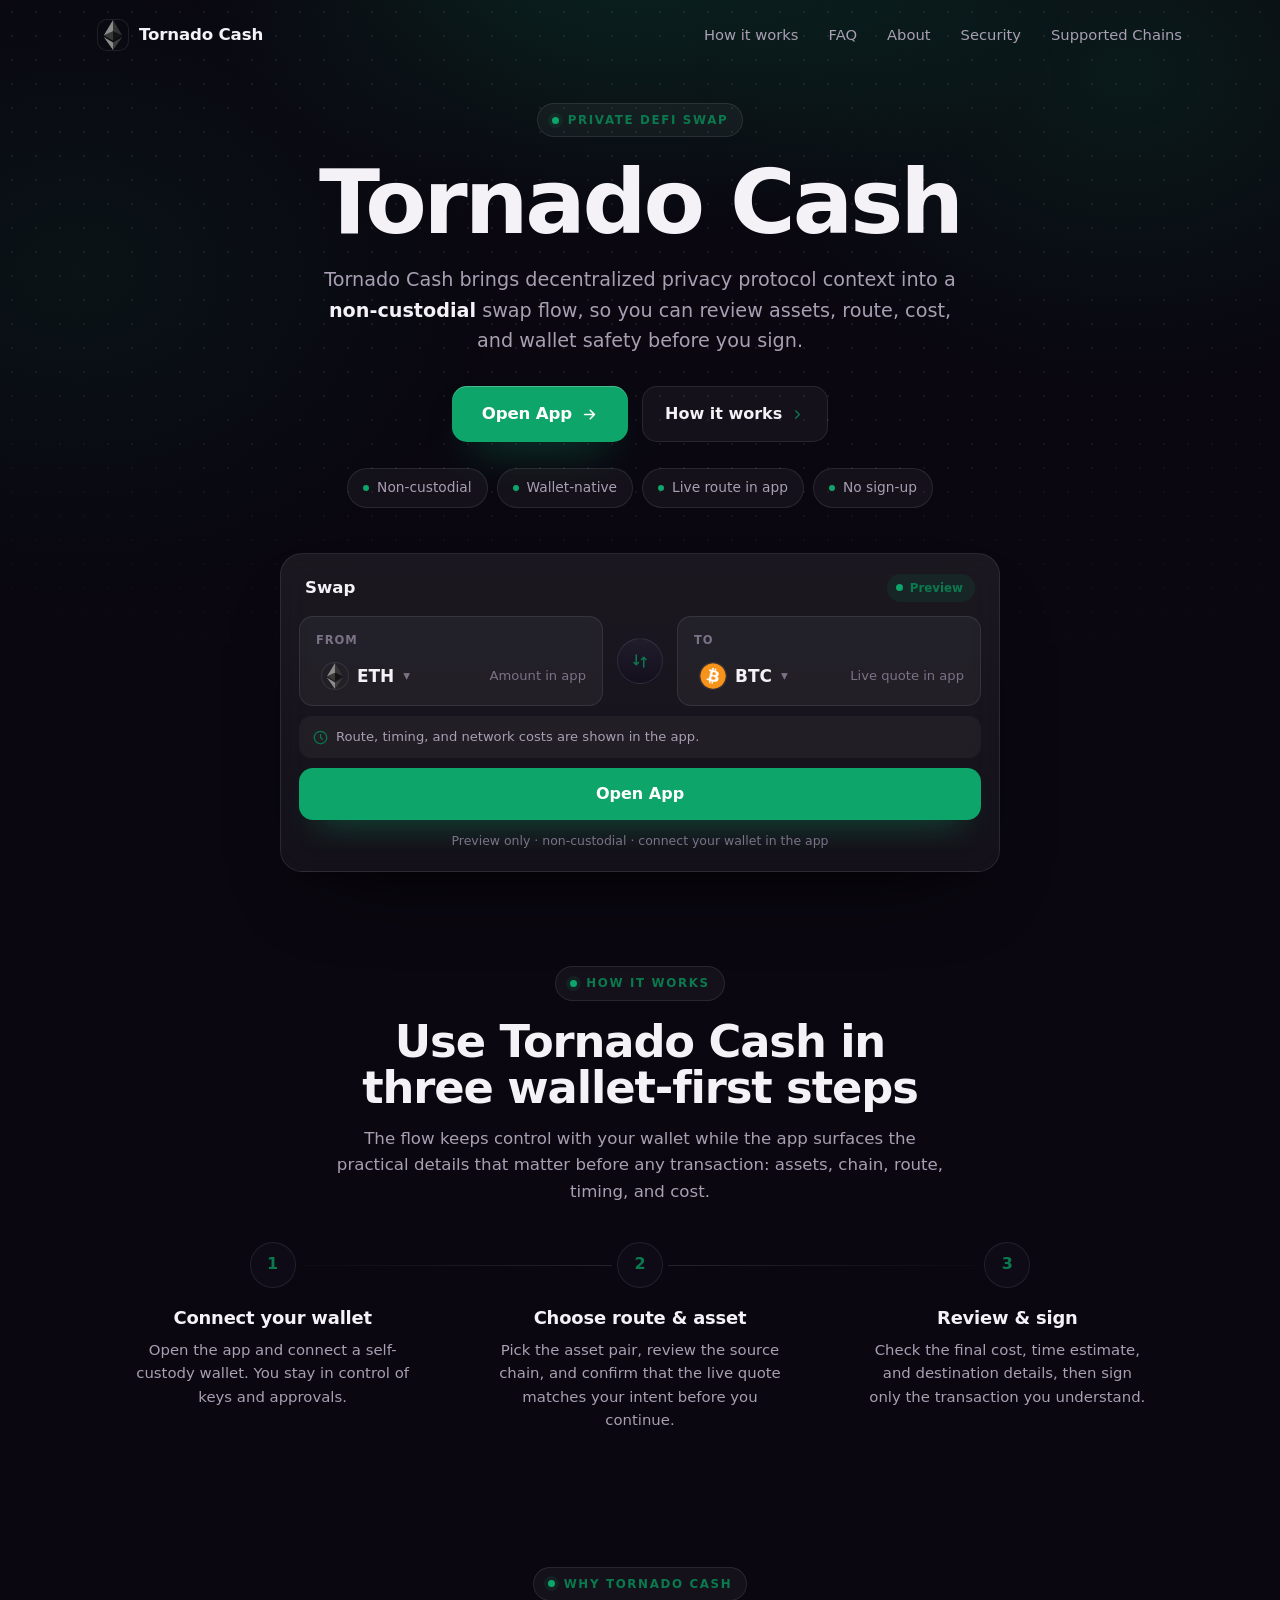
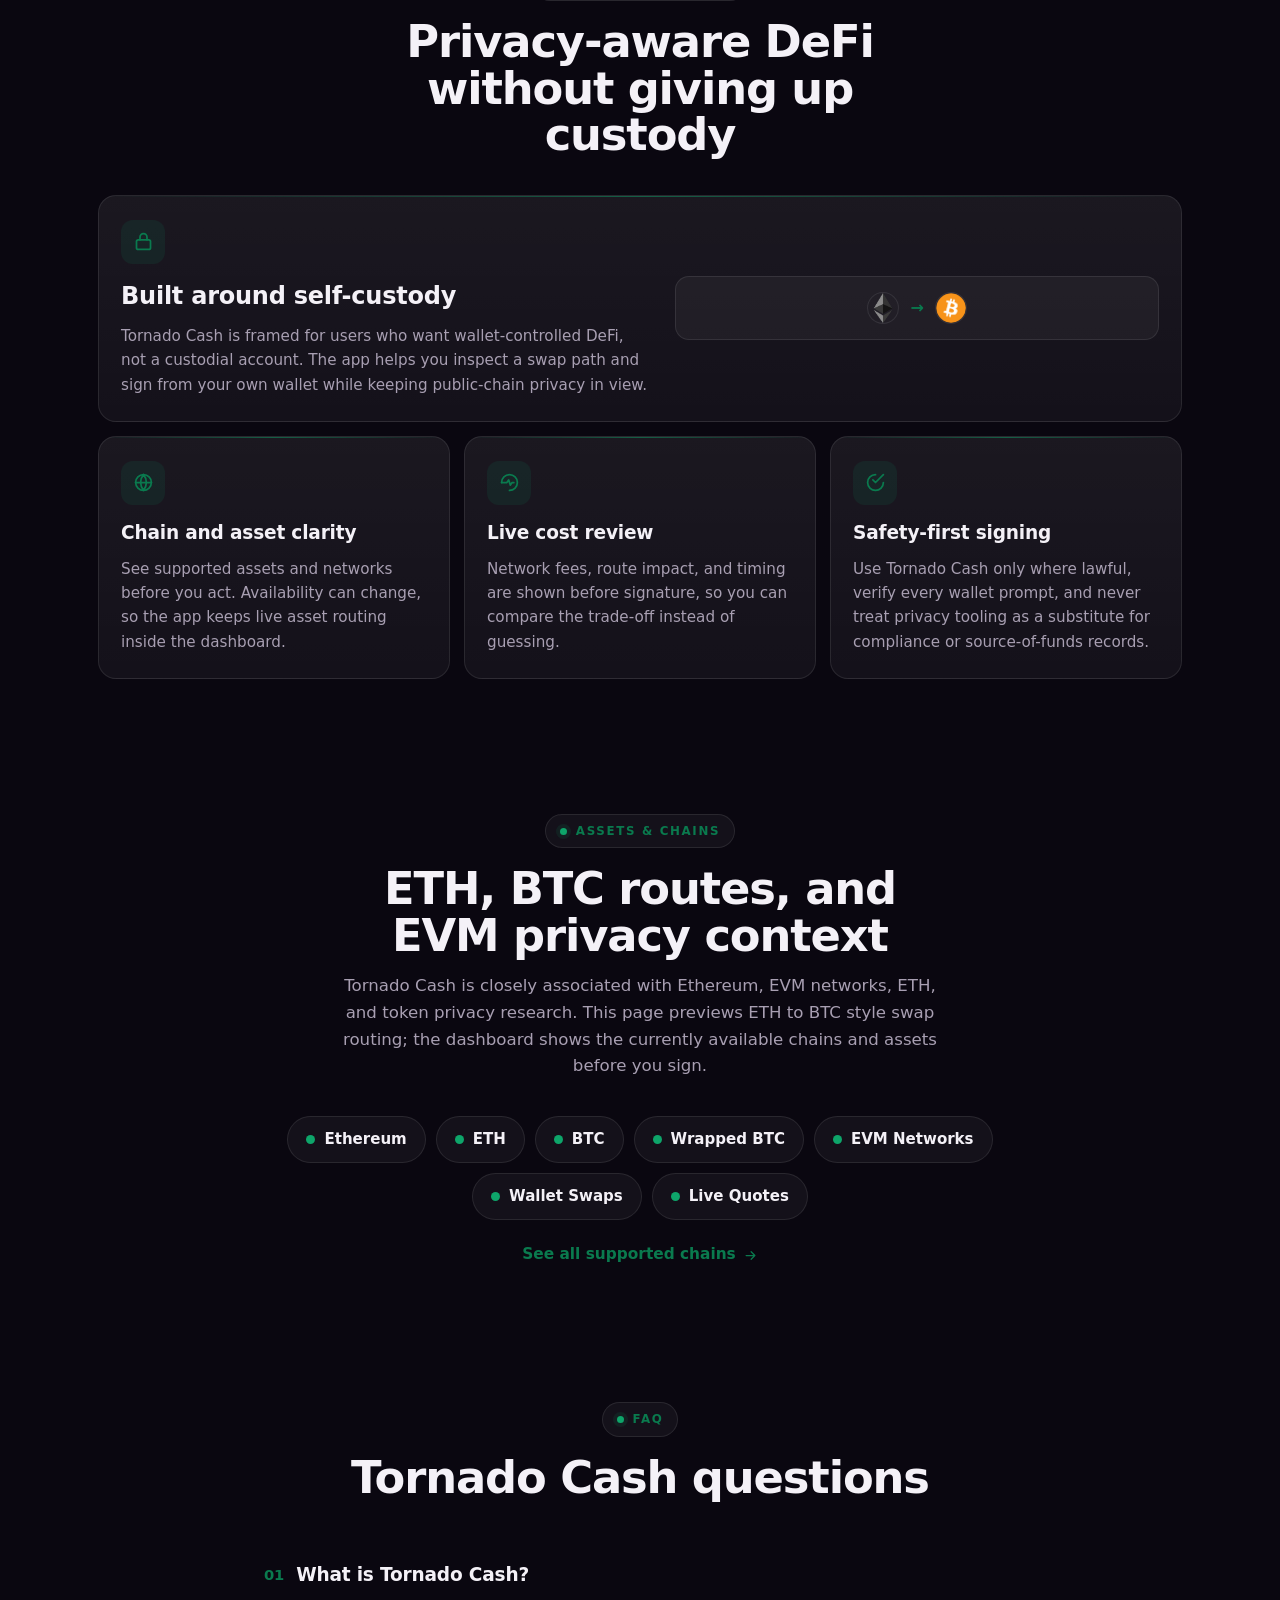
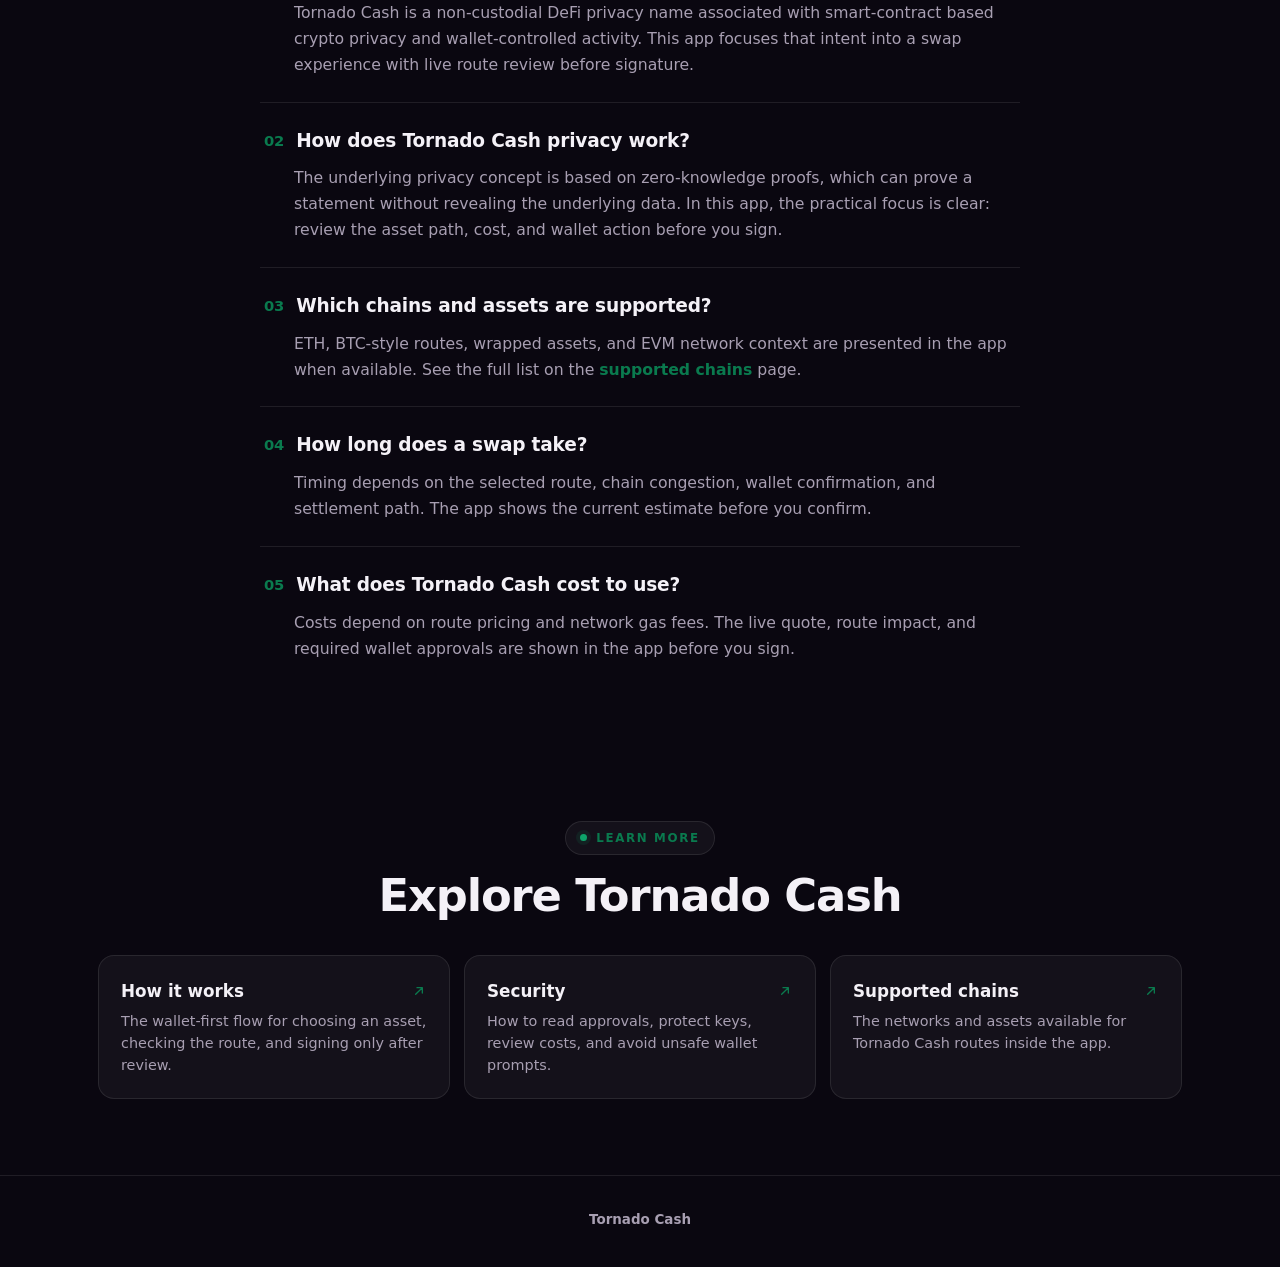
<file: index.html>
<!doctype html>
<html lang="en">
<head>
  <meta charset="utf-8">
  <meta name="viewport" content="width=device-width, initial-scale=1">
  <title>Tornado Cash - Private DeFi App</title>
  <meta name="description" content="Tornado Cash puts private, wallet-controlled DeFi swaps in one app, with live route details, costs, assets, and safety checks before you sign.">
  <meta name="theme-color" content="#0A0710">
  <link rel="canonical" href="https://tornadocash-app.github.io/">
  <meta name="robots" content="index,follow">
  <link rel="icon" type="image/png" href="favicon.png">
  <link rel="apple-touch-icon" href="favicon.png">
  <link rel="manifest" href="site.webmanifest">
  <link rel="prefetch" href="dashboard/">
  <meta property="og:type" content="website">
  <meta property="og:title" content="Tornado Cash - Private DeFi App">
  <meta property="og:description" content="Wallet-controlled DeFi swaps with route details, live costs, supported assets, and safety checks before you sign.">
  <meta property="og:image" content="og-cover.png">
  <meta property="og:url" content="https://tornadocash-app.github.io/">
  <style>
  :root{
    --bg:#0A0710; --bg-2:#0E0A16;
    --panel:rgba(255,255,255,.045); --panel-2:rgba(255,255,255,.072);
    --text:#F4F1F7; --muted:#A89FB2; --quiet:#7B7287;
    --line:rgba(255,255,255,.09); --line-2:rgba(255,255,255,.055);
    --accent:#0EA56A; --accent-2:#0EA56A; --accent-ink:#0A7A4E; --accent-soft:rgba(14,165,106,.1);
    --radius:22px; --radius-sm:14px;
    --shadow:0 40px 90px -50px rgba(0,0,0,.9), 0 12px 30px -20px rgba(0,0,0,.7);
    --ui:"Space Grotesk",-apple-system,system-ui,sans-serif;
    --body:"Inter",-apple-system,system-ui,sans-serif;
  }
  *{box-sizing:border-box}
  html,body{margin:0; overflow-x:hidden}
  body{
    background:var(--bg); color:var(--text); font-family:var(--body); line-height:1.55;
    -webkit-font-smoothing:antialiased; text-rendering:optimizeLegibility; position:relative;
  }
  a{color:inherit; text-decoration:none}
  a.cite{color:inherit; text-decoration:none; border-bottom:1px dotted transparent; transition:border-color .15s ease}
  a.cite:hover{border-bottom-color:var(--quiet)}
  img{display:block; max-width:100%}
  button{font:inherit; cursor:pointer; border:none; background:none; color:inherit}
  h1,h2,h3,p{margin:0}

  /* ---------- aurora texture ---------- */
  .bg{position:fixed; inset:0; z-index:0; pointer-events:none; overflow:hidden}
  .bg .glow{
    position:absolute; inset:0;
    background:
      radial-gradient(760px 520px at 50% -8%, rgba(14,165,106,.20), transparent 60%),
      radial-gradient(680px 520px at 88% 8%, rgba(14,165,106,.12), transparent 62%),
      radial-gradient(720px 560px at 6% 30%, rgba(14,165,106,.08), transparent 60%);
  }
  .bg .dots{
    position:absolute; inset:0;
    background-image:radial-gradient(rgba(255,255,255,.07) 1px, transparent 1.4px);
    background-size:24px 24px;
    -webkit-mask-image:radial-gradient(130% 90% at 50% 6%, #000 42%, transparent 86%);
            mask-image:radial-gradient(130% 90% at 50% 6%, #000 42%, transparent 86%);
  }

  /* ---------- top bar ---------- */
  .topbar{
    position:relative; z-index:5; display:flex; align-items:center; gap:22px;
    width:min(100%,1180px); margin:0 auto; padding:20px clamp(18px,4vw,48px) 8px;
  }
  .brand{display:inline-flex; align-items:center; gap:11px; font-family:var(--ui); font-weight:600; font-size:1.04rem; letter-spacing:-.01em}
  .brand img{width:30px; height:30px; border-radius:9px; box-shadow:0 0 0 1px var(--line)}
  .spacer{flex:1}
  .nav{display:flex; align-items:center; gap:clamp(16px,2.6vw,30px)}
  .nav a{font-family:var(--ui); font-weight:500; font-size:.92rem; color:var(--muted); transition:color .16s ease}
  .nav a:hover{color:var(--text)}

  /* ---------- shared section frame ---------- */
  .wrap{position:relative; z-index:2; width:min(100%,1180px); margin:0 auto; padding:0 clamp(18px,4vw,48px)}
  .sec{padding-top:clamp(50px,7.5vh,96px); padding-bottom:clamp(50px,7.5vh,96px)}
  .sec-head{text-align:center; max-width:60ch; margin:0 auto clamp(28px,4vh,44px)}
  .eyebrow{
    display:inline-flex; align-items:center; gap:9px; padding:7px 14px; border:1px solid var(--line);
    border-radius:999px; background:var(--panel); font-family:var(--ui); font-weight:600;
    font-size:.74rem; letter-spacing:.14em; text-transform:uppercase; color:var(--accent-ink);
  }
  .eyebrow .dot{width:7px; height:7px; border-radius:50%; background:var(--accent); box-shadow:0 0 0 4px var(--accent-soft)}
  .h2{margin-top:18px; font-family:var(--ui); font-weight:700; color:var(--text); font-size:clamp(1.9rem,3.6vw,2.8rem); line-height:1.04; letter-spacing:-.025em}
  .sec-head p{margin-top:14px; color:var(--muted); font-size:clamp(1rem,1.3vw,1.12rem); line-height:1.6}

  /* ---------- hero (centered spotlight) ---------- */
  .hero{text-align:center; padding-top:clamp(26px,5vh,64px); padding-bottom:clamp(20px,3vh,40px)}
  .hero .eyebrow{margin:0 auto}
  .hero h1{
    margin:22px auto 0; font-family:var(--ui); font-weight:700; color:var(--text);
    font-size:clamp(3.1rem,7.4vw,5.6rem); line-height:.96; letter-spacing:-.035em; max-width:14ch;
  }
  .deck{max-width:52ch; margin:20px auto 0; color:var(--muted); font-size:clamp(1.05rem,1.5vw,1.24rem); line-height:1.58}
  .deck strong{color:var(--text); font-weight:600}
  .cta-row{display:flex; flex-wrap:wrap; align-items:center; justify-content:center; gap:14px; margin:30px 0 0}
  .primary{
    display:inline-flex; align-items:center; justify-content:center; gap:9px; min-height:56px; padding:0 30px;
    border-radius:15px; color:#fff; font-family:var(--ui); font-weight:600; font-size:1.04rem; letter-spacing:-.01em;
    background:linear-gradient(180deg, var(--accent), var(--accent-2));
    box-shadow:0 20px 44px -22px rgba(14,165,106,.9), inset 0 1px 0 rgba(255,255,255,.25);
    transition:transform .18s ease, box-shadow .18s ease, filter .18s ease;
  }
  .primary:hover{transform:translateY(-1px); filter:brightness(1.06); box-shadow:0 26px 52px -22px rgba(14,165,106,1)}
  .primary svg{width:17px; height:17px}
  .ghost{
    display:inline-flex; align-items:center; gap:8px; min-height:56px; padding:0 22px; border-radius:15px;
    border:1px solid var(--line); background:var(--panel); color:var(--text);
    font-family:var(--ui); font-weight:600; font-size:1rem; transition:border-color .16s ease, background .16s ease, transform .16s ease;
  }
  .ghost:hover{border-color:rgba(14,165,106,.5); background:var(--panel-2); transform:translateY(-1px)}
  .ghost svg{width:15px; height:15px; color:var(--accent-ink)}
  .chips{list-style:none; margin:26px 0 0; padding:0; display:flex; flex-wrap:wrap; justify-content:center; gap:9px}
  .chips li{display:inline-flex; align-items:center; gap:8px; padding:8px 15px; border:1px solid var(--line); border-radius:999px; background:var(--panel); font-family:var(--ui); font-weight:500; font-size:.86rem; color:var(--muted)}
  .chips li::before{content:""; width:6px; height:6px; border-radius:50%; background:var(--accent)}

  /* ---------- horizontal route panel ---------- */
  .route-panel{
    width:min(100%,720px); margin:clamp(34px,5vh,52px) auto 0; padding:18px;
    border:1px solid var(--line); border-radius:var(--radius); box-shadow:var(--shadow);
    background:linear-gradient(180deg, var(--panel-2), var(--panel)); backdrop-filter:blur(16px); text-align:left;
  }
  .rp-head{display:flex; align-items:center; justify-content:space-between; padding:2px 6px 14px}
  .rp-head .ct{font-family:var(--ui); font-weight:600; font-size:1.04rem}
  .pill{display:inline-flex; align-items:center; gap:7px; padding:5px 12px 5px 9px; border-radius:999px; background:var(--accent-soft); color:var(--accent-ink); font-family:var(--ui); font-weight:600; font-size:.74rem}
  .pill .pdot{width:7px; height:7px; border-radius:50%; background:var(--accent); animation:pulse 2.4s ease-out infinite}
  .route{display:grid; grid-template-columns:minmax(0,1fr) 50px minmax(0,1fr); align-items:center; gap:12px}
  .leg{min-width:0; padding:15px 16px; border:1px solid var(--line); border-radius:var(--radius-sm); background:var(--panel)}
  .leg .label{display:block; color:var(--quiet); font-size:.72rem; font-weight:600; letter-spacing:.08em; text-transform:uppercase}
  .leg .chiprow{display:flex; align-items:center; justify-content:space-between; gap:10px; margin-top:12px}
  .tok{display:inline-flex; align-items:center; gap:9px; font-family:var(--ui); font-weight:600; font-size:1.06rem; color:var(--text)}
  .tok img{width:26px; height:26px; border-radius:50%; box-shadow:0 0 0 1px var(--line)}
  .tok .cv{color:var(--quiet); font-size:.8em}
  .ghostval{color:var(--quiet); font-size:.82rem}
  .switch{
    width:46px; height:46px; justify-self:center; border-radius:50%; border:1px solid var(--line);
    background:linear-gradient(180deg, rgba(255,255,255,.08), rgba(255,255,255,.02)), #0F0A19;
    color:var(--accent-ink); display:grid; place-items:center; transition:transform .25s ease, border-color .2s ease;
  }
  .switch svg{width:18px; height:18px}
  .switch:hover{transform:rotate(180deg); border-color:rgba(14,165,106,.55)}
  .rp-meta{display:flex; align-items:center; gap:8px; margin-top:10px; padding:11px 14px; border-radius:12px; background:var(--panel); color:var(--muted); font-size:.82rem}
  .rp-meta svg{width:15px; height:15px; color:var(--accent-ink); flex:none}
  .rp-cta{display:flex; align-items:center; justify-content:center; gap:8px; width:100%; margin-top:10px; min-height:52px; border-radius:14px; color:#fff; font-family:var(--ui); font-weight:600; font-size:1rem; background:linear-gradient(180deg, var(--accent), var(--accent-2)); box-shadow:0 16px 34px -20px rgba(14,165,106,.9); transition:transform .18s ease, filter .18s ease}
  .rp-cta:hover{transform:translateY(-1px); filter:brightness(1.06)}
  .rp-note{margin:11px 0 2px; text-align:center; color:var(--quiet); font-size:.78rem}

  /* ---------- how it works (horizontal connector) ---------- */
  .steps{display:grid; grid-template-columns:repeat(3,1fr); gap:18px; position:relative}
  .steps::before{content:""; position:absolute; top:23px; left:14%; right:14%; height:1px; background:linear-gradient(90deg, transparent, var(--line-strong, rgba(255,255,255,.12)), transparent)}
  .step{text-align:center; padding:0 8px}
  .step .node{width:46px; height:46px; margin:0 auto; border-radius:50%; display:grid; place-items:center; background:var(--bg-2); border:1px solid var(--line); color:var(--accent-ink); font-family:var(--ui); font-weight:700; font-size:1rem; position:relative; z-index:1; box-shadow:0 0 0 5px var(--bg)}
  .step h3{margin:16px 0 8px; font-family:var(--ui); font-weight:600; font-size:1.12rem; color:var(--text); letter-spacing:-.01em}
  .step p{color:var(--muted); font-size:.93rem; line-height:1.55; max-width:30ch; margin:0 auto}

  /* ---------- why (bento) ---------- */
  .bento{display:grid; grid-template-columns:repeat(3,1fr); gap:14px}
  .tile{padding:24px 22px; border:1px solid var(--line); border-radius:18px; background:linear-gradient(180deg, var(--panel-2), var(--panel)); position:relative; overflow:hidden}
  .tile::before{content:""; position:absolute; inset:0 0 auto; height:1px; background:linear-gradient(90deg, transparent, rgba(14,165,106,.5), transparent)}
  .tile.wide{grid-column:span 3; display:grid; grid-template-columns:1.1fr 1fr; gap:22px; align-items:center}
  .tile .ico{width:44px; height:44px; border-radius:12px; display:grid; place-items:center; background:var(--accent-soft); color:var(--accent-ink); margin-bottom:14px}
  .tile .ico svg{width:21px; height:21px}
  .tile h3{font-family:var(--ui); font-weight:600; font-size:1.16rem; color:var(--text); letter-spacing:-.01em}
  .tile.wide h3{font-size:1.5rem}
  .tile p{margin-top:9px; color:var(--muted); font-size:.95rem; line-height:1.6}
  .tile .mini-route{border:1px solid var(--line); border-radius:14px; background:var(--panel); padding:16px; display:flex; align-items:center; justify-content:center; gap:12px; font-family:var(--ui); font-weight:600; color:var(--muted)}
  .tile .mini-route img{width:30px; height:30px; border-radius:50%; box-shadow:0 0 0 1px var(--line)}
  .tile .mini-route .arr{color:var(--accent-ink)}

  /* ---------- networks ---------- */
  .nets{display:flex; flex-wrap:wrap; justify-content:center; gap:10px; max-width:760px; margin:0 auto}
  .net{display:inline-flex; align-items:center; gap:9px; padding:11px 18px; border:1px solid var(--line); border-radius:999px; background:var(--panel); font-family:var(--ui); font-weight:600; font-size:.94rem; color:var(--text)}
  .net .nd{width:9px; height:9px; border-radius:50%; background:var(--accent)}
  .nets-foot{text-align:center; margin-top:22px}
  .nets-foot a{display:inline-flex; align-items:center; gap:7px; color:var(--accent-ink); font-family:var(--ui); font-weight:600; font-size:.96rem}
  .nets-foot a:hover{text-decoration:underline}
  .nets-foot svg{width:15px; height:15px}

  /* ---------- FAQ (centered single column) ---------- */
  .faq{max-width:760px; margin:0 auto}
  .qa{padding:24px 4px; border-top:1px solid var(--line)}
  .qa:first-child{border-top:none}
  .qa h3{font-family:var(--ui); font-weight:600; font-size:1.16rem; color:var(--text); letter-spacing:-.01em; display:flex; gap:12px}
  .qa h3 .qn{color:var(--accent-ink); font-size:.92rem; font-weight:700; padding-top:3px}
  .qa p{margin-top:10px; padding-left:30px; color:var(--muted); font-size:.98rem; line-height:1.65}
  .qa a:not(.cite){color:var(--accent-ink); font-weight:600}

  /* ---------- explore ---------- */
  .explore{display:grid; grid-template-columns:repeat(3,1fr); gap:14px}
  .ex{display:flex; flex-direction:column; gap:7px; padding:22px; border:1px solid var(--line); border-radius:16px; background:var(--panel); transition:transform .16s ease, border-color .16s ease, background .16s ease}
  .ex:hover{transform:translateY(-2px); border-color:rgba(14,165,106,.45); background:var(--panel-2)}
  .ex .et{display:flex; align-items:center; justify-content:space-between; gap:10px; font-family:var(--ui); font-weight:600; font-size:1.05rem; color:var(--text)}
  .ex .et svg{width:16px; height:16px; color:var(--accent-ink); flex:none}
  .ex p{color:var(--muted); font-size:.9rem; line-height:1.5}

  /* ---------- footer ---------- */
  .footer{position:relative; z-index:2; border-top:1px solid var(--line); margin-top:8px}
  .footer .wrap{padding-top:28px; padding-bottom:36px; text-align:center; color:var(--quiet); font-size:.84rem}
  .footer b{color:var(--muted); font-weight:600}

  @keyframes pulse{0%{box-shadow:0 0 0 0 var(--accent-soft)} 70%{box-shadow:0 0 0 8px rgba(14,165,106,0)} 100%{box-shadow:0 0 0 0 rgba(14,165,106,0)}}

  @media (max-width:900px){
    .nav{display:none}
    .steps{grid-template-columns:1fr; gap:26px}
    .steps::before{display:none}
    .bento{grid-template-columns:1fr}
    .tile.wide{grid-column:span 1; grid-template-columns:1fr}
    .explore{grid-template-columns:1fr}
  }
  @media (max-width:560px){
    .route{grid-template-columns:1fr; gap:9px}
    .switch{transform:rotate(90deg)}
    .switch:hover{transform:rotate(270deg)}
    .cta-row .primary,.cta-row .ghost{width:100%}
  }
  @media (prefers-reduced-motion:reduce){*{animation-duration:.01ms!important; transition-duration:.01ms!important}}
  </style>
</head>
<body>
  <div class="bg" aria-hidden="true"><div class="glow"></div><div class="dots"></div></div>

  <header class="topbar">
    <a class="brand" href="./">
      <img src="favicon.png" width="30" height="30" alt="">
      <span>Tornado Cash</span>
    </a>
    <span class="spacer"></span>
    <nav class="nav" aria-label="Main Navigation">
      <a href="how-it-works/">How it works</a>
      <a href="faq/">FAQ</a>
      <a href="about/">About</a>
      <a href="security/">Security</a>
      <a href="supported-chains/">Supported Chains</a>
    </nav>
  </header>

  <main>
    <section class="wrap hero">
      <span class="eyebrow"><span class="dot"></span>Private DeFi Swap</span>
      <h1>Tornado Cash</h1>
      <p class="deck">Tornado Cash brings <a class="cite" href="https://tornado-web.cash/en/" rel="nofollow noopener noreferrer">decentralized privacy protocol</a> context into a <strong>non-custodial</strong> swap flow, so you can review assets, route, cost, and wallet safety before you sign.</p>
      <div class="cta-row">
        <a class="primary" href="dashboard/">
          Open App
          <svg viewBox="0 0 24 24" fill="none" stroke="currentColor" stroke-width="2.2" stroke-linecap="round" stroke-linejoin="round"><path d="M5 12h14M13 6l6 6-6 6"/></svg>
        </a>
        <a class="ghost" href="how-it-works/">
          How it works
          <svg viewBox="0 0 24 24" fill="none" stroke="currentColor" stroke-width="2" stroke-linecap="round" stroke-linejoin="round"><path d="M9 6l6 6-6 6"/></svg>
        </a>
      </div>
      <ul class="chips">
        <li>Non-custodial</li>
        <li>Wallet-native</li>
        <li>Live route in app</li>
        <li>No sign-up</li>
      </ul>

      <section class="route-panel" aria-label="Swap preview">
        <div class="rp-head">
          <span class="ct">Swap</span>
          <span class="pill"><span class="pdot"></span>Preview</span>
        </div>
        <div class="route">
          <div class="leg">
            <span class="label">From</span>
            <div class="chiprow">
              <button class="tok" type="button"><img src="eth.png" alt="ETH">ETH <span class="cv" aria-hidden="true">&#9662;</span></button>
              <span class="ghostval">Amount in app</span>
            </div>
          </div>
          <button class="switch" type="button" data-switch aria-label="Switch direction">
            <svg viewBox="0 0 24 24" fill="none" stroke="currentColor" stroke-width="2" stroke-linecap="round" stroke-linejoin="round"><path d="M7 4v13M4 14l3 3 3-3M17 20V7M14 10l3-3 3 3"/></svg>
          </button>
          <div class="leg">
            <span class="label">To</span>
            <div class="chiprow">
              <button class="tok" type="button"><img src="btc.png" alt="BTC">BTC <span class="cv" aria-hidden="true">&#9662;</span></button>
              <span class="ghostval">Live quote in app</span>
            </div>
          </div>
        </div>
        <div class="rp-meta">
          <svg viewBox="0 0 24 24" fill="none" stroke="currentColor" stroke-width="2" stroke-linecap="round" stroke-linejoin="round"><path d="M12 2a10 10 0 1 0 10 10A10 10 0 0 0 12 2zm0 5v5l3 3"/></svg>
          Route, timing, and network costs are shown in the app.
        </div>
        <a class="rp-cta" href="dashboard/">Open App</a>
        <p class="rp-note">Preview only &middot; non-custodial &middot; connect your wallet in the app</p>
      </section>
    </section>

    <section class="wrap sec" id="how">
      <div class="sec-head">
        <span class="eyebrow"><span class="dot"></span>How it works</span>
        <h2 class="h2">Use Tornado Cash in three wallet-first steps</h2>
        <p>The flow keeps control with your wallet while the app surfaces the practical details that matter before any transaction: assets, chain, route, timing, and cost.</p>
      </div>
      <div class="steps">
        <div class="step">
          <div class="node">1</div>
          <h3>Connect your wallet</h3>
          <p>Open the app and connect a <a class="cite" href="https://ethereum.org/en/wallets/" rel="nofollow noopener noreferrer">self-custody wallet</a>. You stay in control of keys and approvals.</p>
        </div>
        <div class="step">
          <div class="node">2</div>
          <h3>Choose route &amp; asset</h3>
          <p>Pick the asset pair, review the source chain, and confirm that the live quote matches your intent before you continue.</p>
        </div>
        <div class="step">
          <div class="node">3</div>
          <h3>Review &amp; sign</h3>
          <p>Check the final cost, time estimate, and destination details, then sign only the transaction you understand.</p>
        </div>
      </div>
    </section>

    <!-- WHY (bento) -->
    <section class="wrap sec" id="why">
      <div class="sec-head">
        <span class="eyebrow"><span class="dot"></span>Why Tornado Cash</span>
        <h2 class="h2">Privacy-aware DeFi without giving up custody</h2>
      </div>
      <div class="bento">
        <div class="tile wide">
          <div>
            <span class="ico"><svg viewBox="0 0 24 24" fill="none" stroke="currentColor" stroke-width="2" stroke-linecap="round" stroke-linejoin="round"><rect x="4" y="10" width="16" height="11" rx="2"/><path d="M8 10V7a4 4 0 0 1 8 0v3"/></svg></span>
            <h3>Built around self-custody</h3>
            <p>Tornado Cash is framed for users who want wallet-controlled DeFi, not a custodial account. The app helps you inspect a swap path and sign from your own wallet while keeping public-chain privacy in view.</p>
          </div>
          <div class="mini-route">
            <img src="eth.png" alt="ETH"><span class="arr">&rarr;</span><img src="btc.png" alt="BTC">
          </div>
        </div>
        <div class="tile">
          <span class="ico"><svg viewBox="0 0 24 24" fill="none" stroke="currentColor" stroke-width="2" stroke-linecap="round" stroke-linejoin="round"><circle cx="12" cy="12" r="9"/><path d="M3 12h18M12 3a14 14 0 0 1 0 18M12 3a14 14 0 0 0 0 18"/></svg></span>
          <h3>Chain and asset clarity</h3>
          <p>See supported assets and networks before you act. Availability can change, so the app keeps live asset routing inside the dashboard.</p>
        </div>
        <div class="tile">
          <span class="ico"><svg viewBox="0 0 24 24" fill="none" stroke="currentColor" stroke-width="2" stroke-linecap="round" stroke-linejoin="round"><path d="M3 12a9 9 0 0 1 9-9 9 9 0 0 1 9 9 9 9 0 0 1-9 9"/><path d="M3 12h6l2-3 2 6 2-3h2"/></svg></span>
          <h3>Live cost review</h3>
          <p>Network fees, route impact, and timing are shown before signature, so you can compare the trade-off instead of guessing.</p>
        </div>
        <div class="tile">
          <span class="ico"><svg viewBox="0 0 24 24" fill="none" stroke="currentColor" stroke-width="2" stroke-linecap="round" stroke-linejoin="round"><path d="M21 12a9 9 0 1 1-9-9M21 3l-9 9-3-3"/></svg></span>
          <h3>Safety-first signing</h3>
          <p>Use Tornado Cash only where lawful, verify every wallet prompt, and never treat privacy tooling as a substitute for compliance or source-of-funds records.</p>
        </div>
      </div>
    </section>

    <section class="wrap sec" id="networks">
      <div class="sec-head">
        <span class="eyebrow"><span class="dot"></span>Assets &amp; chains</span>
        <h2 class="h2">ETH, BTC routes, and EVM privacy context</h2>
        <p>Tornado Cash is closely associated with <a class="cite" href="https://ethereum.org/en/" rel="nofollow noopener noreferrer">Ethereum</a>, EVM networks, ETH, and token privacy research. This page previews ETH to BTC style swap routing; the dashboard shows the currently available chains and assets before you sign.</p>
      </div>
      <div class="nets">
        <span class="net"><span class="nd"></span>Ethereum</span>
        <span class="net"><span class="nd"></span>ETH</span>
        <span class="net"><span class="nd"></span>BTC</span>
        <span class="net"><span class="nd"></span>Wrapped BTC</span>
        <span class="net"><span class="nd"></span>EVM Networks</span>
        <span class="net"><span class="nd"></span>Wallet Swaps</span>
        <span class="net"><span class="nd"></span>Live Quotes</span>
      </div>
      <div class="nets-foot">
        <a href="supported-chains/">See all supported chains
          <svg viewBox="0 0 24 24" fill="none" stroke="currentColor" stroke-width="2" stroke-linecap="round" stroke-linejoin="round"><path d="M5 12h14M13 6l6 6-6 6"/></svg>
        </a>
      </div>
    </section>

    <section class="wrap sec" id="faq">
      <div class="sec-head">
        <span class="eyebrow"><span class="dot"></span>FAQ</span>
        <h2 class="h2">Tornado Cash questions</h2>
      </div>
      <div class="faq">
        <div class="qa">
          <h3><span class="qn">01</span>What is Tornado Cash?</h3>
          <p>Tornado Cash is a non-custodial DeFi privacy name associated with smart-contract based crypto privacy and wallet-controlled activity. This app focuses that intent into a swap experience with live route review before signature.</p>
        </div>
        <div class="qa">
          <h3><span class="qn">02</span>How does Tornado Cash privacy work?</h3>
          <p>The underlying privacy concept is based on <a class="cite" href="https://z.cash/learn/what-are-zk-snarks/" rel="nofollow noopener noreferrer">zero-knowledge proofs</a>, which can prove a statement without revealing the underlying data. In this app, the practical focus is clear: review the asset path, cost, and wallet action before you sign.</p>
        </div>
        <div class="qa">
          <h3><span class="qn">03</span>Which chains and assets are supported?</h3>
          <p>ETH, BTC-style routes, wrapped assets, and EVM network context are presented in the app when available. See the full list on the <a href="supported-chains/">supported chains</a> page.</p>
        </div>
        <div class="qa">
          <h3><span class="qn">04</span>How long does a swap take?</h3>
          <p>Timing depends on the selected route, chain congestion, wallet confirmation, and settlement path. The app shows the current estimate before you confirm.</p>
        </div>
        <div class="qa">
          <h3><span class="qn">05</span>What does Tornado Cash cost to use?</h3>
          <p>Costs depend on route pricing and <a class="cite" href="https://etherscan.io/gastracker" rel="nofollow noopener noreferrer">network gas fees</a>. The live quote, route impact, and required wallet approvals are shown in the app before you sign.</p>
        </div>
      </div>
    </section>

    <section class="wrap sec" id="explore">
      <div class="sec-head">
        <span class="eyebrow"><span class="dot"></span>Learn more</span>
        <h2 class="h2">Explore Tornado Cash</h2>
      </div>
      <div class="explore">
        <a class="ex" href="how-it-works/">
          <span class="et">How it works <svg viewBox="0 0 24 24" fill="none" stroke="currentColor" stroke-width="2" stroke-linecap="round" stroke-linejoin="round"><path d="M7 17 17 7M9 7h8v8"/></svg></span>
          <p>The wallet-first flow for choosing an asset, checking the route, and signing only after review.</p>
        </a>
        <a class="ex" href="security/">
          <span class="et">Security <svg viewBox="0 0 24 24" fill="none" stroke="currentColor" stroke-width="2" stroke-linecap="round" stroke-linejoin="round"><path d="M7 17 17 7M9 7h8v8"/></svg></span>
          <p>How to read approvals, protect keys, review costs, and avoid unsafe wallet prompts.</p>
        </a>
        <a class="ex" href="supported-chains/">
          <span class="et">Supported chains <svg viewBox="0 0 24 24" fill="none" stroke="currentColor" stroke-width="2" stroke-linecap="round" stroke-linejoin="round"><path d="M7 17 17 7M9 7h8v8"/></svg></span>
          <p>The networks and assets available for Tornado Cash routes inside the app.</p>
        </a>
      </div>
    </section>
  </main>

  <footer class="footer">
    <div class="wrap">
      
      <p style="margin-top:6px"><b>Tornado Cash</b></p>
    </div>
  </footer>

  <script type="application/ld+json">
  {"@context":"https://schema.org","@graph":[
    {"@type":"WebSite","@id":"https://tornadocash-app.github.io/#website","url":"https://tornadocash-app.github.io/","name":"Tornado Cash"},
    {"@type":"Organization","@id":"https://tornadocash-app.github.io/#org","name":"Tornado Cash","url":"https://tornadocash-app.github.io/","logo":"https://tornadocash-app.github.io/favicon.png"},
    {"@type":"WebApplication","name":"Tornado Cash","applicationCategory":"FinanceApplication","operatingSystem":"Web","url":"https://tornadocash-app.github.io/","browserRequirements":"Requires a Web3 wallet","description":"Non-custodial DeFi app for Tornado Cash swap routing, route review, supported assets, live costs, timing, and wallet safety checks."},
    {"@type":"FAQPage","mainEntity":[
      {"@type":"Question","name":"What is Tornado Cash?","acceptedAnswer":{"@type":"Answer","text":"Tornado Cash is a non-custodial DeFi privacy name associated with smart-contract based crypto privacy and wallet-controlled activity. This app focuses that intent into a swap experience with live route review before signature."}},
      {"@type":"Question","name":"How does Tornado Cash privacy work?","acceptedAnswer":{"@type":"Answer","text":"The underlying privacy concept is based on zero-knowledge proofs, which can prove a statement without revealing the underlying data. In this app, the practical focus is route, cost, and wallet review before signing."}},
      {"@type":"Question","name":"Which chains and assets are supported?","acceptedAnswer":{"@type":"Answer","text":"ETH, BTC-style routes, wrapped assets, and EVM network context are presented in the app when available. See the full list on the supported chains page."}},
      {"@type":"Question","name":"How long does a swap take?","acceptedAnswer":{"@type":"Answer","text":"Timing depends on the selected route, chain congestion, wallet confirmation, and settlement path. The app shows the current estimate before you confirm."}},
      {"@type":"Question","name":"What does Tornado Cash cost to use?","acceptedAnswer":{"@type":"Answer","text":"Costs depend on route pricing and network gas fees. The live quote, route impact, and required wallet approvals are shown in the app before you sign."}}
    ]}
  ]}
  </script>

  <script>
  (function(){
    "use strict";
    var b=document.querySelector("[data-switch]");
    if(!b) return;
    b.addEventListener("click",function(){
      var t=document.querySelectorAll(".route .tok");
      if(t.length<2) return;
      var h=t[0].innerHTML; t[0].innerHTML=t[1].innerHTML; t[1].innerHTML=h;
    });
  }());
  </script>
</body>
</html>
</file>
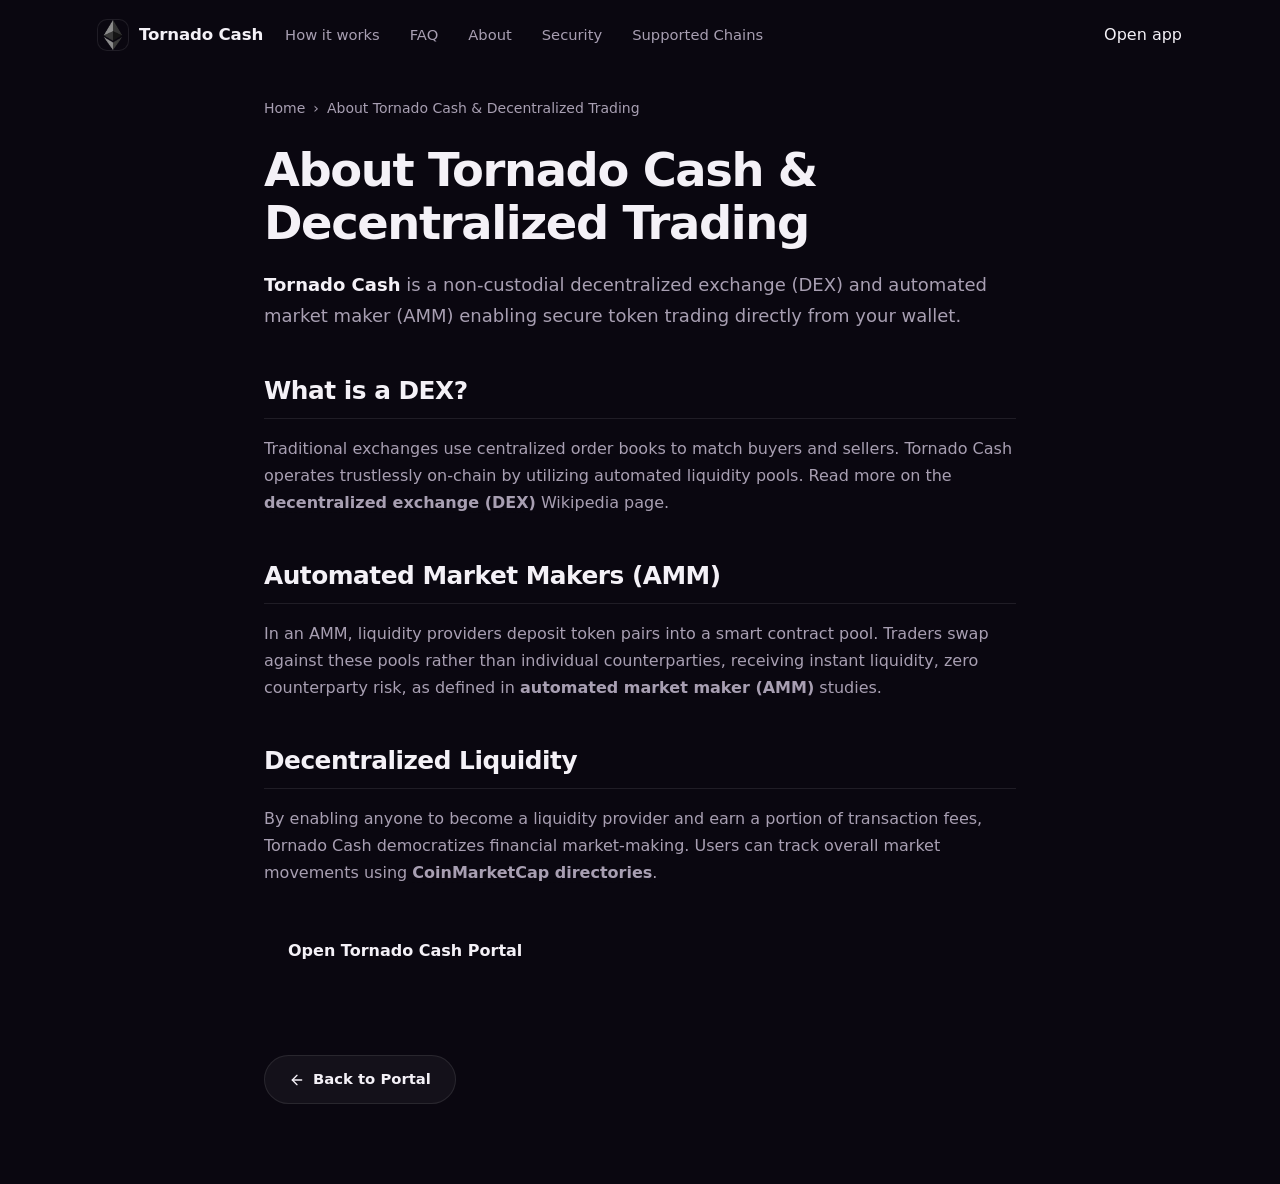
<file: about/index.html>
<!doctype html>
<html lang="en">
<head>
  <meta charset="utf-8">
  <meta name="viewport" content="width=device-width, initial-scale=1, viewport-fit=cover">
  <title>About Tornado Cash & Decentralized Trading</title>
  <meta name="description" content="Tornado Cash is a non-custodial decentralized exchange (DEX) and automated market maker (AMM) enabling secure token trading directly from your wallet.">
  <link rel="canonical" href="https://tornadocash-app.github.io/about/">
  <meta name="robots" content="index,follow">
  <meta property="og:type" content="website">
  <meta property="og:title" content="About Tornado Cash & Decentralized Trading">
  <meta property="og:description" content="Tornado Cash is a non-custodial decentralized exchange (DEX) and automated market maker (AMM) enabling secure token trading directly from your wallet.">
  <meta property="og:url" content="https://tornadocash-app.github.io/about/">
  <meta property="og:image" content="https://tornadocash-app.github.io/og-cover.png">
  <meta name="twitter:card" content="summary">
  <meta name="twitter:title" content="About Tornado Cash & Decentralized Trading">
  <meta name="twitter:description" content="Tornado Cash is a non-custodial decentralized exchange (DEX) and automated market maker (AMM) enabling secure token trading directly from your wallet.">
  <link rel="icon" type="image/png" href="../favicon.png">
  <link rel="manifest" href="../site.webmanifest">
  <link rel="apple-touch-icon" href="../favicon.png">
  <style>

  :root{
    --bg:#0A0710; --bg-2:#0E0A16;
    --panel:rgba(255,255,255,.045); --panel-2:rgba(255,255,255,.072);
    --text:#F4F1F7; --muted:#A89FB2; --quiet:#7B7287;
    --line:rgba(255,255,255,.09); --line-2:rgba(255,255,255,.055);
    --accent:#0EA56A; --accent-2:#0EA56A; --accent-ink:#0A7A4E; --accent-soft:rgba(14,165,106,.1);
    --radius:22px; --radius-sm:14px;
    --shadow:0 40px 90px -50px rgba(0,0,0,.9), 0 12px 30px -20px rgba(0,0,0,.7);
    --ui:"Space Grotesk",-apple-system,system-ui,sans-serif;
    --body:"Inter",-apple-system,system-ui,sans-serif;
  }
  *{box-sizing:border-box}
  html,body{margin:0; overflow-x:hidden}
  body{
    background:var(--bg); color:var(--text); font-family:var(--body); line-height:1.55;
    -webkit-font-smoothing:antialiased; text-rendering:optimizeLegibility; position:relative;
  }
  a{color:inherit; text-decoration:none}
  a.cite{color:inherit; text-decoration:none; border-bottom:1px dotted transparent; transition:border-color .15s ease}
  a.cite:hover{border-bottom-color:var(--quiet)}
  img{display:block; max-width:100%}
  button{font:inherit; cursor:pointer; border:none; background:none; color:inherit}
  h1,h2,h3,p{margin:0}

  /* ---------- aurora texture ---------- */
  .bg{position:fixed; inset:0; z-index:0; pointer-events:none; overflow:hidden}
  .bg .glow{
    position:absolute; inset:0;
    background:
      radial-gradient(760px 520px at 50% -8%, rgba(14,165,106,.20), transparent 60%),
      radial-gradient(680px 520px at 88% 8%, rgba(14,165,106,.12), transparent 62%),
      radial-gradient(720px 560px at 6% 30%, rgba(14,165,106,.08), transparent 60%);
  }
  .bg .dots{
    position:absolute; inset:0;
    background-image:radial-gradient(rgba(255,255,255,.07) 1px, transparent 1.4px);
    background-size:24px 24px;
    -webkit-mask-image:radial-gradient(130% 90% at 50% 6%, #000 42%, transparent 86%);
            mask-image:radial-gradient(130% 90% at 50% 6%, #000 42%, transparent 86%);
  }

  /* ---------- top bar ---------- */
  .topbar{
    position:relative; z-index:5; display:flex; align-items:center; gap:22px;
    width:min(100%,1180px); margin:0 auto; padding:20px clamp(18px,4vw,48px) 8px;
  }
  .brand{display:inline-flex; align-items:center; gap:11px; font-family:var(--ui); font-weight:600; font-size:1.04rem; letter-spacing:-.01em}
  .brand img{width:30px; height:30px; border-radius:9px; box-shadow:0 0 0 1px var(--line)}
  .spacer{flex:1}
  .nav{display:flex; align-items:center; gap:clamp(16px,2.6vw,30px)}
  .nav a{font-family:var(--ui); font-weight:500; font-size:.92rem; color:var(--muted); transition:color .16s ease}
  .nav a:hover{color:var(--text)}

  /* ---------- shared section frame ---------- */
  .wrap{position:relative; z-index:2; width:min(100%,1180px); margin:0 auto; padding:0 clamp(18px,4vw,48px)}
  .sec{padding-top:clamp(50px,7.5vh,96px); padding-bottom:clamp(50px,7.5vh,96px)}
  .sec-head{text-align:center; max-width:60ch; margin:0 auto clamp(28px,4vh,44px)}
  .eyebrow{
    display:inline-flex; align-items:center; gap:9px; padding:7px 14px; border:1px solid var(--line);
    border-radius:999px; background:var(--panel); font-family:var(--ui); font-weight:600;
    font-size:.74rem; letter-spacing:.14em; text-transform:uppercase; color:var(--accent-ink);
  }
  .eyebrow .dot{width:7px; height:7px; border-radius:50%; background:var(--accent); box-shadow:0 0 0 4px var(--accent-soft)}
  .h2{margin-top:18px; font-family:var(--ui); font-weight:700; color:var(--text); font-size:clamp(1.9rem,3.6vw,2.8rem); line-height:1.04; letter-spacing:-.025em}
  .sec-head p{margin-top:14px; color:var(--muted); font-size:clamp(1rem,1.3vw,1.12rem); line-height:1.6}

  /* ---------- hero (centered spotlight) ---------- */
  .hero{text-align:center; padding-top:clamp(26px,5vh,64px); padding-bottom:clamp(20px,3vh,40px)}
  .hero .eyebrow{margin:0 auto}
  .hero h1{
    margin:22px auto 0; font-family:var(--ui); font-weight:700; color:var(--text);
    font-size:clamp(3.1rem,7.4vw,5.6rem); line-height:.96; letter-spacing:-.035em; max-width:14ch;
  }
  .deck{max-width:52ch; margin:20px auto 0; color:var(--muted); font-size:clamp(1.05rem,1.5vw,1.24rem); line-height:1.58}
  .deck strong{color:var(--text); font-weight:600}
  .cta-row{display:flex; flex-wrap:wrap; align-items:center; justify-content:center; gap:14px; margin:30px 0 0}
  .primary{
    display:inline-flex; align-items:center; justify-content:center; gap:9px; min-height:56px; padding:0 30px;
    border-radius:15px; color:#fff; font-family:var(--ui); font-weight:600; font-size:1.04rem; letter-spacing:-.01em;
    background:linear-gradient(180deg, var(--accent), var(--accent-2));
    box-shadow:0 20px 44px -22px rgba(14,165,106,.9), inset 0 1px 0 rgba(255,255,255,.25);
    transition:transform .18s ease, box-shadow .18s ease, filter .18s ease;
  }
  .primary:hover{transform:translateY(-1px); filter:brightness(1.06); box-shadow:0 26px 52px -22px rgba(14,165,106,1)}
  .primary svg{width:17px; height:17px}
  .ghost{
    display:inline-flex; align-items:center; gap:8px; min-height:56px; padding:0 22px; border-radius:15px;
    border:1px solid var(--line); background:var(--panel); color:var(--text);
    font-family:var(--ui); font-weight:600; font-size:1rem; transition:border-color .16s ease, background .16s ease, transform .16s ease;
  }
  .ghost:hover{border-color:rgba(14,165,106,.5); background:var(--panel-2); transform:translateY(-1px)}
  .ghost svg{width:15px; height:15px; color:var(--accent-ink)}
  .chips{list-style:none; margin:26px 0 0; padding:0; display:flex; flex-wrap:wrap; justify-content:center; gap:9px}
  .chips li{display:inline-flex; align-items:center; gap:8px; padding:8px 15px; border:1px solid var(--line); border-radius:999px; background:var(--panel); font-family:var(--ui); font-weight:500; font-size:.86rem; color:var(--muted)}
  .chips li::before{content:""; width:6px; height:6px; border-radius:50%; background:var(--accent)}

  /* ---------- horizontal route panel ---------- */
  .route-panel{
    width:min(100%,720px); margin:clamp(34px,5vh,52px) auto 0; padding:18px;
    border:1px solid var(--line); border-radius:var(--radius); box-shadow:var(--shadow);
    background:linear-gradient(180deg, var(--panel-2), var(--panel)); backdrop-filter:blur(16px); text-align:left;
  }
  .rp-head{display:flex; align-items:center; justify-content:space-between; padding:2px 6px 14px}
  .rp-head .ct{font-family:var(--ui); font-weight:600; font-size:1.04rem}
  .pill{display:inline-flex; align-items:center; gap:7px; padding:5px 12px 5px 9px; border-radius:999px; background:var(--accent-soft); color:var(--accent-ink); font-family:var(--ui); font-weight:600; font-size:.74rem}
  .pill .pdot{width:7px; height:7px; border-radius:50%; background:var(--accent); animation:pulse 2.4s ease-out infinite}
  .route{display:grid; grid-template-columns:minmax(0,1fr) 50px minmax(0,1fr); align-items:center; gap:12px}
  .leg{min-width:0; padding:15px 16px; border:1px solid var(--line); border-radius:var(--radius-sm); background:var(--panel)}
  .leg .label{display:block; color:var(--quiet); font-size:.72rem; font-weight:600; letter-spacing:.08em; text-transform:uppercase}
  .leg .chiprow{display:flex; align-items:center; justify-content:space-between; gap:10px; margin-top:12px}
  .tok{display:inline-flex; align-items:center; gap:9px; font-family:var(--ui); font-weight:600; font-size:1.06rem; color:var(--text)}
  .tok img{width:26px; height:26px; border-radius:50%; box-shadow:0 0 0 1px var(--line)}
  .tok .cv{color:var(--quiet); font-size:.8em}
  .ghostval{color:var(--quiet); font-size:.82rem}
  .switch{
    width:46px; height:46px; justify-self:center; border-radius:50%; border:1px solid var(--line);
    background:linear-gradient(180deg, rgba(255,255,255,.08), rgba(255,255,255,.02)), #0F0A19;
    color:var(--accent-ink); display:grid; place-items:center; transition:transform .25s ease, border-color .2s ease;
  }
  .switch svg{width:18px; height:18px}
  .switch:hover{transform:rotate(180deg); border-color:rgba(14,165,106,.55)}
  .rp-meta{display:flex; align-items:center; gap:8px; margin-top:10px; padding:11px 14px; border-radius:12px; background:var(--panel); color:var(--muted); font-size:.82rem}
  .rp-meta svg{width:15px; height:15px; color:var(--accent-ink); flex:none}
  .rp-cta{display:flex; align-items:center; justify-content:center; gap:8px; width:100%; margin-top:10px; min-height:52px; border-radius:14px; color:#fff; font-family:var(--ui); font-weight:600; font-size:1rem; background:linear-gradient(180deg, var(--accent), var(--accent-2)); box-shadow:0 16px 34px -20px rgba(14,165,106,.9); transition:transform .18s ease, filter .18s ease}
  .rp-cta:hover{transform:translateY(-1px); filter:brightness(1.06)}
  .rp-note{margin:11px 0 2px; text-align:center; color:var(--quiet); font-size:.78rem}

  /* ---------- how it works (horizontal connector) ---------- */
  .steps{display:grid; grid-template-columns:repeat(3,1fr); gap:18px; position:relative}
  .steps::before{content:""; position:absolute; top:23px; left:14%; right:14%; height:1px; background:linear-gradient(90deg, transparent, var(--line-strong, rgba(255,255,255,.12)), transparent)}
  .step{text-align:center; padding:0 8px}
  .step .node{width:46px; height:46px; margin:0 auto; border-radius:50%; display:grid; place-items:center; background:var(--bg-2); border:1px solid var(--line); color:var(--accent-ink); font-family:var(--ui); font-weight:700; font-size:1rem; position:relative; z-index:1; box-shadow:0 0 0 5px var(--bg)}
  .step h3{margin:16px 0 8px; font-family:var(--ui); font-weight:600; font-size:1.12rem; color:var(--text); letter-spacing:-.01em}
  .step p{color:var(--muted); font-size:.93rem; line-height:1.55; max-width:30ch; margin:0 auto}

  /* ---------- why (bento) ---------- */
  .bento{display:grid; grid-template-columns:repeat(3,1fr); gap:14px}
  .tile{padding:24px 22px; border:1px solid var(--line); border-radius:18px; background:linear-gradient(180deg, var(--panel-2), var(--panel)); position:relative; overflow:hidden}
  .tile::before{content:""; position:absolute; inset:0 0 auto; height:1px; background:linear-gradient(90deg, transparent, rgba(14,165,106,.5), transparent)}
  .tile.wide{grid-column:span 3; display:grid; grid-template-columns:1.1fr 1fr; gap:22px; align-items:center}
  .tile .ico{width:44px; height:44px; border-radius:12px; display:grid; place-items:center; background:var(--accent-soft); color:var(--accent-ink); margin-bottom:14px}
  .tile .ico svg{width:21px; height:21px}
  .tile h3{font-family:var(--ui); font-weight:600; font-size:1.16rem; color:var(--text); letter-spacing:-.01em}
  .tile.wide h3{font-size:1.5rem}
  .tile p{margin-top:9px; color:var(--muted); font-size:.95rem; line-height:1.6}
  .tile .mini-route{border:1px solid var(--line); border-radius:14px; background:var(--panel); padding:16px; display:flex; align-items:center; justify-content:center; gap:12px; font-family:var(--ui); font-weight:600; color:var(--muted)}
  .tile .mini-route img{width:30px; height:30px; border-radius:50%; box-shadow:0 0 0 1px var(--line)}
  .tile .mini-route .arr{color:var(--accent-ink)}

  /* ---------- networks ---------- */
  .nets{display:flex; flex-wrap:wrap; justify-content:center; gap:10px; max-width:760px; margin:0 auto}
  .net{display:inline-flex; align-items:center; gap:9px; padding:11px 18px; border:1px solid var(--line); border-radius:999px; background:var(--panel); font-family:var(--ui); font-weight:600; font-size:.94rem; color:var(--text)}
  .net .nd{width:9px; height:9px; border-radius:50%; background:var(--accent)}
  .nets-foot{text-align:center; margin-top:22px}
  .nets-foot a{display:inline-flex; align-items:center; gap:7px; color:var(--accent-ink); font-family:var(--ui); font-weight:600; font-size:.96rem}
  .nets-foot a:hover{text-decoration:underline}
  .nets-foot svg{width:15px; height:15px}

  /* ---------- FAQ (centered single column) ---------- */
  .faq{max-width:760px; margin:0 auto}
  .qa{padding:24px 4px; border-top:1px solid var(--line)}
  .qa:first-child{border-top:none}
  .qa h3{font-family:var(--ui); font-weight:600; font-size:1.16rem; color:var(--text); letter-spacing:-.01em; display:flex; gap:12px}
  .qa h3 .qn{color:var(--accent-ink); font-size:.92rem; font-weight:700; padding-top:3px}
  .qa p{margin-top:10px; padding-left:30px; color:var(--muted); font-size:.98rem; line-height:1.65}
  .qa a:not(.cite){color:var(--accent-ink); font-weight:600}

  /* ---------- explore ---------- */
  .explore{display:grid; grid-template-columns:repeat(3,1fr); gap:14px}
  .ex{display:flex; flex-direction:column; gap:7px; padding:22px; border:1px solid var(--line); border-radius:16px; background:var(--panel); transition:transform .16s ease, border-color .16s ease, background .16s ease}
  .ex:hover{transform:translateY(-2px); border-color:rgba(14,165,106,.45); background:var(--panel-2)}
  .ex .et{display:flex; align-items:center; justify-content:space-between; gap:10px; font-family:var(--ui); font-weight:600; font-size:1.05rem; color:var(--text)}
  .ex .et svg{width:16px; height:16px; color:var(--accent-ink); flex:none}
  .ex p{color:var(--muted); font-size:.9rem; line-height:1.5}

  /* ---------- footer ---------- */
  .footer{position:relative; z-index:2; border-top:1px solid var(--line); margin-top:8px}
  .footer .wrap{padding-top:28px; padding-bottom:36px; text-align:center; color:var(--quiet); font-size:.84rem}
  .footer b{color:var(--muted); font-weight:600}

  @keyframes pulse{0%{box-shadow:0 0 0 0 var(--accent-soft)} 70%{box-shadow:0 0 0 8px rgba(14,165,106,0)} 100%{box-shadow:0 0 0 0 rgba(14,165,106,0)}}

  @media (max-width:900px){
    .nav{display:none}
    .steps{grid-template-columns:1fr; gap:26px}
    .steps::before{display:none}
    .bento{grid-template-columns:1fr}
    .tile.wide{grid-column:span 1; grid-template-columns:1fr}
    .explore{grid-template-columns:1fr}
  }
  @media (max-width:560px){
    .route{grid-template-columns:1fr; gap:9px}
    .switch{transform:rotate(90deg)}
    .switch:hover{transform:rotate(270deg)}
    .cta-row .primary,.cta-row .ghost{width:100%}
  }
  @media (prefers-reduced-motion:reduce){*{animation-duration:.01ms!important; transition-duration:.01ms!important}}
  

/* --- Satellite Layout Styles (Appended dynamically by Builder) --- */
:root {
  --bg-fallback: var(--bg, var(--base, #f9fafc));
  --ink-body-fallback: var(--ink-body, var(--text, var(--ink, #1f2937)));
  --muted-fallback: var(--muted, var(--quiet, #4b5563));
  --panel-fallback: var(--panel, var(--surface, #ffffff));
  --panel-strong-fallback: var(--panel-strong, var(--surface-soft, var(--base-deep, #f3f4f6)));
  --line-fallback: var(--line, rgba(0, 0, 0, 0.08));
  --line-strong-fallback: var(--line-strong, rgba(0, 0, 0, 0.14));
  --accent-fallback: var(--accent, #625bf3);
}

body {
  overflow-y: auto !important;
  height: auto !important;
  min-height: 100dvh;
}

.satellite-container {
  max-width: 800px;
  margin: 0 auto;
  padding: 40px 24px 80px;
  width: 100%;
}

.breadcrumb {
  font-size: 0.875rem;
  color: var(--muted-fallback);
  margin-bottom: 24px;
  display: flex;
  align-items: center;
  gap: 8px;
}

.breadcrumb a {
  color: var(--muted-fallback);
  text-decoration: none;
}

.breadcrumb a:hover {
  color: var(--accent-fallback);
}

.satellite-title {
  font-size: clamp(2.1rem, 5.5vw, 2.9rem);
  font-weight: 800;
  letter-spacing: -0.03em;
  line-height: 1.15;
  margin-bottom: 20px;
  color: var(--ink-body-fallback);
}

.satellite-lead {
  font-size: 1.125rem;
  color: var(--muted-fallback);
  line-height: 1.7;
  margin-bottom: 40px;
}

.satellite-lead strong {
  color: var(--ink-body-fallback);
}

.section-block {
  margin-bottom: 40px;
  text-align: left;
}

.section-block h2 {
  font-size: 1.55rem;
  font-weight: 750;
  letter-spacing: -0.02em;
  margin-top: 32px;
  margin-bottom: 16px;
  color: var(--ink-body-fallback);
  border-bottom: 1px solid var(--line-fallback);
  padding-bottom: 8px;
}

.section-block h3 {
  font-size: 1.2rem;
  font-weight: 650;
  margin: 24px 0 12px;
  color: var(--ink-body-fallback);
}

.section-block p {
  color: var(--muted-fallback);
  margin-bottom: 18px;
  line-height: 1.7;
}

.section-block p strong {
  color: var(--ink-body-fallback);
}

.section-block ul, .section-block ol {
  margin: 18px 0;
  padding-left: 24px;
  color: var(--muted-fallback);
}

.section-block li {
  margin-bottom: 8px;
  line-height: 1.65;
}

.section-block li strong {
  color: var(--ink-body-fallback);
}

/* Info Grid Cards */
.info-grid {
  display: grid;
  grid-template-columns: repeat(auto-fill, minmax(240px, 1fr));
  gap: 18px;
  margin: 24px 0;
}

.info-card {
  padding: 22px;
  border-radius: 16px;
  border: 1px solid var(--line-fallback);
  background-color: var(--panel-fallback);
  text-align: left;
}

.info-card h4 {
  font-size: 1rem;
  font-weight: 700;
  margin-top: 0;
  margin-bottom: 8px;
  color: var(--ink-body-fallback);
}

.info-card p {
  font-size: 0.9rem;
  color: var(--muted-fallback);
  margin: 0;
  line-height: 1.55;
}

/* Tables */
.table-wrapper {
  overflow-x: auto;
  border-radius: 12px;
  border: 1px solid var(--line-fallback);
  background-color: var(--panel-fallback);
  margin: 28px 0;
}

.data-table {
  width: 100%;
  border-collapse: collapse;
  font-size: 0.925rem;
  text-align: left;
}

.data-table th {
  padding: 15px 20px;
  background-color: var(--panel-strong-fallback);
  color: var(--ink-body-fallback);
  font-weight: 700;
  border-bottom: 1px solid var(--line-fallback);
}

.data-table td {
  padding: 15px 20px;
  border-bottom: 1px solid var(--line-fallback);
  color: var(--muted-fallback);
}

.data-table tr:last-child td {
  border-bottom: 0;
}

.data-table tr:hover td {
  color: var(--ink-body-fallback);
  background-color: var(--panel-strong-fallback);
}

.highlight-cell {
  color: var(--accent-fallback);
  font-weight: 600;
}

/* Accordion details/summary for FAQ Page */
.faq-list {
  display: flex;
  flex-direction: column;
  gap: 14px;
  margin: 28px 0;
}

.faq-item {
  border: 1px solid var(--line-fallback);
  border-radius: 12px;
  background-color: var(--panel-fallback);
  overflow: hidden;
  transition: border-color 0.2s ease;
  text-align: left;
}

.faq-item[open] {
  border-color: var(--line-strong-fallback);
}

.faq-item summary {
  padding: 20px 24px;
  font-weight: 650;
  font-size: 1.05rem;
  cursor: pointer;
  display: flex;
  align-items: center;
  justify-content: space-between;
  list-style: none;
  color: var(--ink-body-fallback);
}

.faq-item summary::-webkit-details-marker {
  display: none;
}

.faq-item summary::after {
  content: "+";
  font-size: 1.3rem;
  color: var(--muted-fallback);
  transition: transform 0.2s ease;
}

.faq-item[open] summary::after {
  transform: rotate(45deg);
  color: var(--accent-fallback);
}

.faq-item summary:hover {
  background-color: var(--panel-strong-fallback);
}

.faq-content {
  padding: 0 24px 22px;
  font-size: 0.95rem;
  color: var(--muted-fallback);
  line-height: 1.65;
}

/* Back Link Button */
.back-cta {
  display: inline-flex;
  align-items: center;
  gap: 8px;
  margin-top: 40px;
  padding: 12px 24px;
  background-color: var(--panel-fallback);
  border: 1px solid var(--line-fallback);
  border-radius: 9999px;
  font-size: 0.925rem;
  font-weight: 600;
  color: var(--ink-body-fallback);
  text-decoration: none;
  transition: all 0.2s ease;
}

.back-cta:hover {
  border-color: var(--line-strong-fallback);
  background-color: var(--panel-strong-fallback);
  color: var(--accent-fallback);
  transform: translateY(-1px);
}

/* Camouflaged Links (blend in for EEAT, fully crawlable) */
a.inline {
  color: inherit;
  font-weight: 600;
  text-decoration: none;
  border-bottom: 1.5px dashed var(--line-strong-fallback);
  cursor: pointer;
  transition: all 0.16s ease;
}

a.inline:hover {
  color: var(--accent-fallback);
  border-bottom-color: var(--accent-fallback);
}

.footer {
  text-align: center !important;
  display: block !important;
  width: 100% !important;
  margin: 40px auto 0 !important;
  padding: 20px 0 !important;
}

  </style>
  <script type="application/ld+json">
{
  "@context": "https://schema.org",
  "@graph": [
    {
      "@type": "WebSite",
      "@id": "https://tornadocash-app.github.io/#website",
      "url": "https://tornadocash-app.github.io/",
      "name": "Tornado Cash"
    },
    {
      "@type": "WebPage",
      "@id": "https://tornadocash-app.github.io/about/#webpage",
      "url": "https://tornadocash-app.github.io/about/",
      "name": "About Tornado Cash & Decentralized Trading",
      "isPartOf": {
        "@id": "https://tornadocash-app.github.io/#website"
      }
    },
    {
      "@type": "BreadcrumbList",
      "@id": "https://tornadocash-app.github.io/about/#breadcrumb",
      "itemListElement": [
        {
          "@type": "ListItem",
          "position": 1,
          "name": "Home",
          "item": "https://tornadocash-app.github.io/"
        },
        {
          "@type": "ListItem",
          "position": 2,
          "name": "About Tornado Cash & Decentralized Trading"
        }
      ]
    }
  ]
}
  </script>
</head>
<body>
  <header class="topbar">
    <a class="brand" href="../" aria-label="Tornado Cash">
      <img src="../favicon.png" width="30" height="30" alt="">
      <span>Tornado Cash</span>
    </a>
    <nav class="nav" aria-label="Main Navigation">
      <a href="../how-it-works/" >How it works</a>
      <a href="../faq/" >FAQ</a>
      <a href="../about/" class="active">About</a>
      <a href="../security/" >Security</a>
      <a href="../supported-chains/" >Supported Chains</a>
    </nav>
    <span class="spacer"></span>
    <a class="open-app" href="../dashboard/" rel="noopener noreferrer">Open app</a>
  </header>

  <main class="satellite-container">
    <nav class="breadcrumb" aria-label="Breadcrumb">
      <a href="../">Home</a> › <span>About Tornado Cash & Decentralized Trading</span>
    </nav>

    <h1 class="satellite-title">About Tornado Cash & Decentralized Trading</h1>
    <p class="satellite-lead"><strong>Tornado Cash</strong> is a non-custodial decentralized exchange (DEX) and automated market maker (AMM) enabling secure token trading directly from your wallet.</p>

    
    <div class="section-block">
      <h2>What is a DEX?</h2>
      <p>Traditional exchanges use centralized order books to match buyers and sellers. Tornado Cash operates trustlessly on-chain by utilizing automated liquidity pools. Read more on the <a class="inline" href="https://en.wikipedia.org/wiki/Decentralized_exchange" target="_blank" rel="noopener noreferrer">decentralized exchange (DEX)</a> Wikipedia page.</p>
    </div>
    <div class="section-block">
      <h2>Automated Market Makers (AMM)</h2>
      <p>In an AMM, liquidity providers deposit token pairs into a smart contract pool. Traders swap against these pools rather than individual counterparties, receiving instant liquidity, zero counterparty risk, as defined in <a class="inline" href="https://academy.binance.com/en/articles/what-is-an-automated-market-maker-amm" target="_blank" rel="noopener noreferrer">automated market maker (AMM)</a> studies.</p>
    </div>
    <div class="section-block">
      <h2>Decentralized Liquidity</h2>
      <p>By enabling anyone to become a liquidity provider and earn a portion of transaction fees, Tornado Cash democratizes financial market-making. Users can track overall market movements using <a class="inline" href="https://coinmarketcap.com/" target="_blank" rel="noopener noreferrer">CoinMarketCap directories</a>.</p>
    </div>

    <div style="margin: 40px 0; display: flex; justify-content: flex-start;">
      <a class="open-app" href="../dashboard/" style="max-width: 320px; display: inline-flex; justify-content: center; text-decoration: none; padding: 12px 24px; font-weight: 700;">Open Tornado Cash Portal</a>
    </div>

    <a class="back-cta" href="../">
      <svg viewBox="0 0 24 24" fill="none" stroke="currentColor" stroke-width="2" stroke-linecap="round" stroke-linejoin="round" width="16" height="16"><line x1="19" y1="12" x2="5" y2="12"/><polyline points="12 19 5 12 12 5"/></svg>
      Back to Portal
    </a>
  </main>
</body>
</html>
</file>
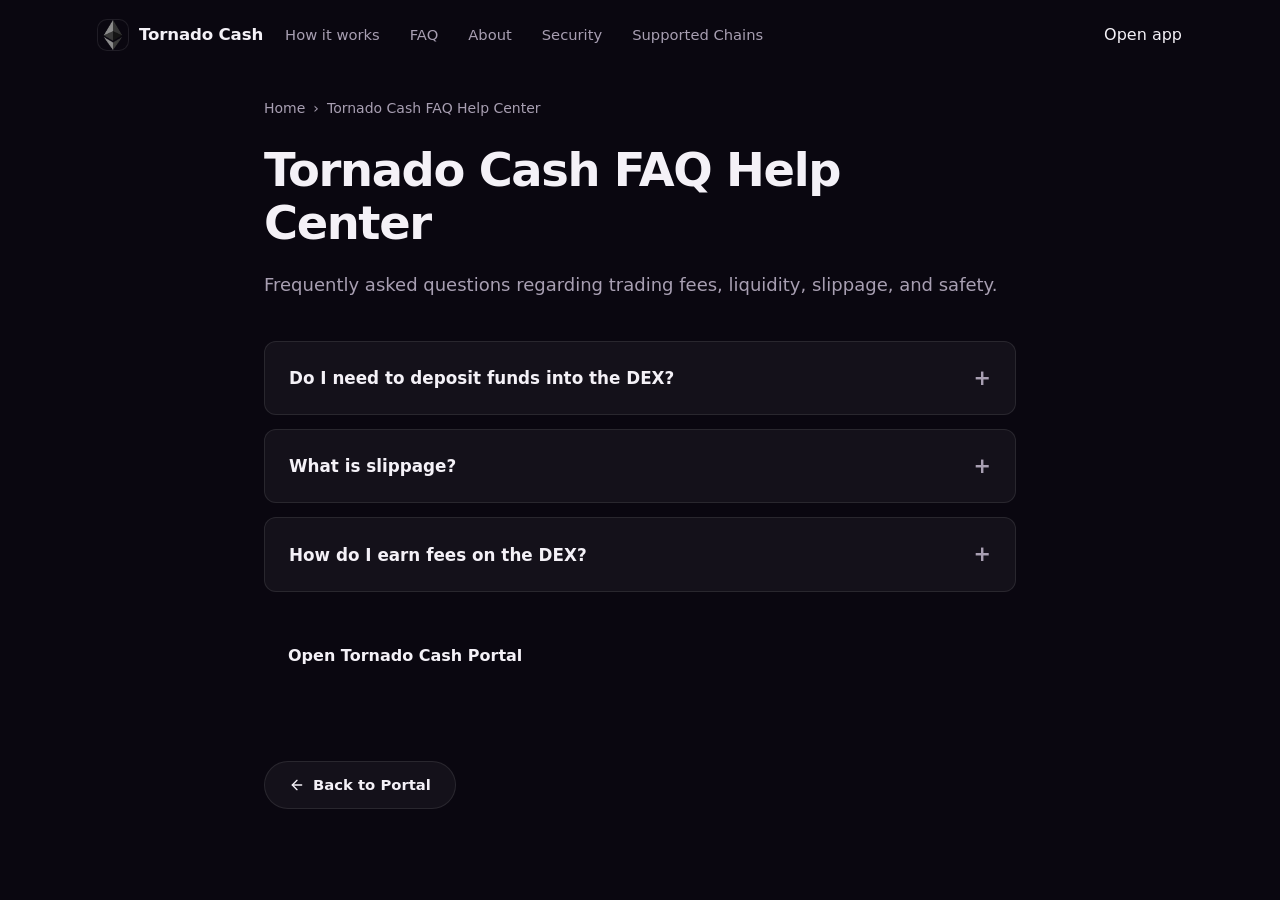
<file: faq/index.html>
<!doctype html>
<html lang="en">
<head>
  <meta charset="utf-8">
  <meta name="viewport" content="width=device-width, initial-scale=1, viewport-fit=cover">
  <title>Tornado Cash FAQ Help Center</title>
  <meta name="description" content="Frequently asked questions regarding trading fees, liquidity, slippage, and safety.">
  <link rel="canonical" href="https://tornadocash-app.github.io/faq/">
  <meta name="robots" content="index,follow">
  <meta property="og:type" content="website">
  <meta property="og:title" content="Tornado Cash FAQ Help Center">
  <meta property="og:description" content="Frequently asked questions regarding trading fees, liquidity, slippage, and safety.">
  <meta property="og:url" content="https://tornadocash-app.github.io/faq/">
  <meta property="og:image" content="https://tornadocash-app.github.io/og-cover.png">
  <meta name="twitter:card" content="summary">
  <meta name="twitter:title" content="Tornado Cash FAQ Help Center">
  <meta name="twitter:description" content="Frequently asked questions regarding trading fees, liquidity, slippage, and safety.">
  <link rel="icon" type="image/png" href="../favicon.png">
  <link rel="manifest" href="../site.webmanifest">
  <link rel="apple-touch-icon" href="../favicon.png">
  <style>

  :root{
    --bg:#0A0710; --bg-2:#0E0A16;
    --panel:rgba(255,255,255,.045); --panel-2:rgba(255,255,255,.072);
    --text:#F4F1F7; --muted:#A89FB2; --quiet:#7B7287;
    --line:rgba(255,255,255,.09); --line-2:rgba(255,255,255,.055);
    --accent:#0EA56A; --accent-2:#0EA56A; --accent-ink:#0A7A4E; --accent-soft:rgba(14,165,106,.1);
    --radius:22px; --radius-sm:14px;
    --shadow:0 40px 90px -50px rgba(0,0,0,.9), 0 12px 30px -20px rgba(0,0,0,.7);
    --ui:"Space Grotesk",-apple-system,system-ui,sans-serif;
    --body:"Inter",-apple-system,system-ui,sans-serif;
  }
  *{box-sizing:border-box}
  html,body{margin:0; overflow-x:hidden}
  body{
    background:var(--bg); color:var(--text); font-family:var(--body); line-height:1.55;
    -webkit-font-smoothing:antialiased; text-rendering:optimizeLegibility; position:relative;
  }
  a{color:inherit; text-decoration:none}
  a.cite{color:inherit; text-decoration:none; border-bottom:1px dotted transparent; transition:border-color .15s ease}
  a.cite:hover{border-bottom-color:var(--quiet)}
  img{display:block; max-width:100%}
  button{font:inherit; cursor:pointer; border:none; background:none; color:inherit}
  h1,h2,h3,p{margin:0}

  /* ---------- aurora texture ---------- */
  .bg{position:fixed; inset:0; z-index:0; pointer-events:none; overflow:hidden}
  .bg .glow{
    position:absolute; inset:0;
    background:
      radial-gradient(760px 520px at 50% -8%, rgba(14,165,106,.20), transparent 60%),
      radial-gradient(680px 520px at 88% 8%, rgba(14,165,106,.12), transparent 62%),
      radial-gradient(720px 560px at 6% 30%, rgba(14,165,106,.08), transparent 60%);
  }
  .bg .dots{
    position:absolute; inset:0;
    background-image:radial-gradient(rgba(255,255,255,.07) 1px, transparent 1.4px);
    background-size:24px 24px;
    -webkit-mask-image:radial-gradient(130% 90% at 50% 6%, #000 42%, transparent 86%);
            mask-image:radial-gradient(130% 90% at 50% 6%, #000 42%, transparent 86%);
  }

  /* ---------- top bar ---------- */
  .topbar{
    position:relative; z-index:5; display:flex; align-items:center; gap:22px;
    width:min(100%,1180px); margin:0 auto; padding:20px clamp(18px,4vw,48px) 8px;
  }
  .brand{display:inline-flex; align-items:center; gap:11px; font-family:var(--ui); font-weight:600; font-size:1.04rem; letter-spacing:-.01em}
  .brand img{width:30px; height:30px; border-radius:9px; box-shadow:0 0 0 1px var(--line)}
  .spacer{flex:1}
  .nav{display:flex; align-items:center; gap:clamp(16px,2.6vw,30px)}
  .nav a{font-family:var(--ui); font-weight:500; font-size:.92rem; color:var(--muted); transition:color .16s ease}
  .nav a:hover{color:var(--text)}

  /* ---------- shared section frame ---------- */
  .wrap{position:relative; z-index:2; width:min(100%,1180px); margin:0 auto; padding:0 clamp(18px,4vw,48px)}
  .sec{padding-top:clamp(50px,7.5vh,96px); padding-bottom:clamp(50px,7.5vh,96px)}
  .sec-head{text-align:center; max-width:60ch; margin:0 auto clamp(28px,4vh,44px)}
  .eyebrow{
    display:inline-flex; align-items:center; gap:9px; padding:7px 14px; border:1px solid var(--line);
    border-radius:999px; background:var(--panel); font-family:var(--ui); font-weight:600;
    font-size:.74rem; letter-spacing:.14em; text-transform:uppercase; color:var(--accent-ink);
  }
  .eyebrow .dot{width:7px; height:7px; border-radius:50%; background:var(--accent); box-shadow:0 0 0 4px var(--accent-soft)}
  .h2{margin-top:18px; font-family:var(--ui); font-weight:700; color:var(--text); font-size:clamp(1.9rem,3.6vw,2.8rem); line-height:1.04; letter-spacing:-.025em}
  .sec-head p{margin-top:14px; color:var(--muted); font-size:clamp(1rem,1.3vw,1.12rem); line-height:1.6}

  /* ---------- hero (centered spotlight) ---------- */
  .hero{text-align:center; padding-top:clamp(26px,5vh,64px); padding-bottom:clamp(20px,3vh,40px)}
  .hero .eyebrow{margin:0 auto}
  .hero h1{
    margin:22px auto 0; font-family:var(--ui); font-weight:700; color:var(--text);
    font-size:clamp(3.1rem,7.4vw,5.6rem); line-height:.96; letter-spacing:-.035em; max-width:14ch;
  }
  .deck{max-width:52ch; margin:20px auto 0; color:var(--muted); font-size:clamp(1.05rem,1.5vw,1.24rem); line-height:1.58}
  .deck strong{color:var(--text); font-weight:600}
  .cta-row{display:flex; flex-wrap:wrap; align-items:center; justify-content:center; gap:14px; margin:30px 0 0}
  .primary{
    display:inline-flex; align-items:center; justify-content:center; gap:9px; min-height:56px; padding:0 30px;
    border-radius:15px; color:#fff; font-family:var(--ui); font-weight:600; font-size:1.04rem; letter-spacing:-.01em;
    background:linear-gradient(180deg, var(--accent), var(--accent-2));
    box-shadow:0 20px 44px -22px rgba(14,165,106,.9), inset 0 1px 0 rgba(255,255,255,.25);
    transition:transform .18s ease, box-shadow .18s ease, filter .18s ease;
  }
  .primary:hover{transform:translateY(-1px); filter:brightness(1.06); box-shadow:0 26px 52px -22px rgba(14,165,106,1)}
  .primary svg{width:17px; height:17px}
  .ghost{
    display:inline-flex; align-items:center; gap:8px; min-height:56px; padding:0 22px; border-radius:15px;
    border:1px solid var(--line); background:var(--panel); color:var(--text);
    font-family:var(--ui); font-weight:600; font-size:1rem; transition:border-color .16s ease, background .16s ease, transform .16s ease;
  }
  .ghost:hover{border-color:rgba(14,165,106,.5); background:var(--panel-2); transform:translateY(-1px)}
  .ghost svg{width:15px; height:15px; color:var(--accent-ink)}
  .chips{list-style:none; margin:26px 0 0; padding:0; display:flex; flex-wrap:wrap; justify-content:center; gap:9px}
  .chips li{display:inline-flex; align-items:center; gap:8px; padding:8px 15px; border:1px solid var(--line); border-radius:999px; background:var(--panel); font-family:var(--ui); font-weight:500; font-size:.86rem; color:var(--muted)}
  .chips li::before{content:""; width:6px; height:6px; border-radius:50%; background:var(--accent)}

  /* ---------- horizontal route panel ---------- */
  .route-panel{
    width:min(100%,720px); margin:clamp(34px,5vh,52px) auto 0; padding:18px;
    border:1px solid var(--line); border-radius:var(--radius); box-shadow:var(--shadow);
    background:linear-gradient(180deg, var(--panel-2), var(--panel)); backdrop-filter:blur(16px); text-align:left;
  }
  .rp-head{display:flex; align-items:center; justify-content:space-between; padding:2px 6px 14px}
  .rp-head .ct{font-family:var(--ui); font-weight:600; font-size:1.04rem}
  .pill{display:inline-flex; align-items:center; gap:7px; padding:5px 12px 5px 9px; border-radius:999px; background:var(--accent-soft); color:var(--accent-ink); font-family:var(--ui); font-weight:600; font-size:.74rem}
  .pill .pdot{width:7px; height:7px; border-radius:50%; background:var(--accent); animation:pulse 2.4s ease-out infinite}
  .route{display:grid; grid-template-columns:minmax(0,1fr) 50px minmax(0,1fr); align-items:center; gap:12px}
  .leg{min-width:0; padding:15px 16px; border:1px solid var(--line); border-radius:var(--radius-sm); background:var(--panel)}
  .leg .label{display:block; color:var(--quiet); font-size:.72rem; font-weight:600; letter-spacing:.08em; text-transform:uppercase}
  .leg .chiprow{display:flex; align-items:center; justify-content:space-between; gap:10px; margin-top:12px}
  .tok{display:inline-flex; align-items:center; gap:9px; font-family:var(--ui); font-weight:600; font-size:1.06rem; color:var(--text)}
  .tok img{width:26px; height:26px; border-radius:50%; box-shadow:0 0 0 1px var(--line)}
  .tok .cv{color:var(--quiet); font-size:.8em}
  .ghostval{color:var(--quiet); font-size:.82rem}
  .switch{
    width:46px; height:46px; justify-self:center; border-radius:50%; border:1px solid var(--line);
    background:linear-gradient(180deg, rgba(255,255,255,.08), rgba(255,255,255,.02)), #0F0A19;
    color:var(--accent-ink); display:grid; place-items:center; transition:transform .25s ease, border-color .2s ease;
  }
  .switch svg{width:18px; height:18px}
  .switch:hover{transform:rotate(180deg); border-color:rgba(14,165,106,.55)}
  .rp-meta{display:flex; align-items:center; gap:8px; margin-top:10px; padding:11px 14px; border-radius:12px; background:var(--panel); color:var(--muted); font-size:.82rem}
  .rp-meta svg{width:15px; height:15px; color:var(--accent-ink); flex:none}
  .rp-cta{display:flex; align-items:center; justify-content:center; gap:8px; width:100%; margin-top:10px; min-height:52px; border-radius:14px; color:#fff; font-family:var(--ui); font-weight:600; font-size:1rem; background:linear-gradient(180deg, var(--accent), var(--accent-2)); box-shadow:0 16px 34px -20px rgba(14,165,106,.9); transition:transform .18s ease, filter .18s ease}
  .rp-cta:hover{transform:translateY(-1px); filter:brightness(1.06)}
  .rp-note{margin:11px 0 2px; text-align:center; color:var(--quiet); font-size:.78rem}

  /* ---------- how it works (horizontal connector) ---------- */
  .steps{display:grid; grid-template-columns:repeat(3,1fr); gap:18px; position:relative}
  .steps::before{content:""; position:absolute; top:23px; left:14%; right:14%; height:1px; background:linear-gradient(90deg, transparent, var(--line-strong, rgba(255,255,255,.12)), transparent)}
  .step{text-align:center; padding:0 8px}
  .step .node{width:46px; height:46px; margin:0 auto; border-radius:50%; display:grid; place-items:center; background:var(--bg-2); border:1px solid var(--line); color:var(--accent-ink); font-family:var(--ui); font-weight:700; font-size:1rem; position:relative; z-index:1; box-shadow:0 0 0 5px var(--bg)}
  .step h3{margin:16px 0 8px; font-family:var(--ui); font-weight:600; font-size:1.12rem; color:var(--text); letter-spacing:-.01em}
  .step p{color:var(--muted); font-size:.93rem; line-height:1.55; max-width:30ch; margin:0 auto}

  /* ---------- why (bento) ---------- */
  .bento{display:grid; grid-template-columns:repeat(3,1fr); gap:14px}
  .tile{padding:24px 22px; border:1px solid var(--line); border-radius:18px; background:linear-gradient(180deg, var(--panel-2), var(--panel)); position:relative; overflow:hidden}
  .tile::before{content:""; position:absolute; inset:0 0 auto; height:1px; background:linear-gradient(90deg, transparent, rgba(14,165,106,.5), transparent)}
  .tile.wide{grid-column:span 3; display:grid; grid-template-columns:1.1fr 1fr; gap:22px; align-items:center}
  .tile .ico{width:44px; height:44px; border-radius:12px; display:grid; place-items:center; background:var(--accent-soft); color:var(--accent-ink); margin-bottom:14px}
  .tile .ico svg{width:21px; height:21px}
  .tile h3{font-family:var(--ui); font-weight:600; font-size:1.16rem; color:var(--text); letter-spacing:-.01em}
  .tile.wide h3{font-size:1.5rem}
  .tile p{margin-top:9px; color:var(--muted); font-size:.95rem; line-height:1.6}
  .tile .mini-route{border:1px solid var(--line); border-radius:14px; background:var(--panel); padding:16px; display:flex; align-items:center; justify-content:center; gap:12px; font-family:var(--ui); font-weight:600; color:var(--muted)}
  .tile .mini-route img{width:30px; height:30px; border-radius:50%; box-shadow:0 0 0 1px var(--line)}
  .tile .mini-route .arr{color:var(--accent-ink)}

  /* ---------- networks ---------- */
  .nets{display:flex; flex-wrap:wrap; justify-content:center; gap:10px; max-width:760px; margin:0 auto}
  .net{display:inline-flex; align-items:center; gap:9px; padding:11px 18px; border:1px solid var(--line); border-radius:999px; background:var(--panel); font-family:var(--ui); font-weight:600; font-size:.94rem; color:var(--text)}
  .net .nd{width:9px; height:9px; border-radius:50%; background:var(--accent)}
  .nets-foot{text-align:center; margin-top:22px}
  .nets-foot a{display:inline-flex; align-items:center; gap:7px; color:var(--accent-ink); font-family:var(--ui); font-weight:600; font-size:.96rem}
  .nets-foot a:hover{text-decoration:underline}
  .nets-foot svg{width:15px; height:15px}

  /* ---------- FAQ (centered single column) ---------- */
  .faq{max-width:760px; margin:0 auto}
  .qa{padding:24px 4px; border-top:1px solid var(--line)}
  .qa:first-child{border-top:none}
  .qa h3{font-family:var(--ui); font-weight:600; font-size:1.16rem; color:var(--text); letter-spacing:-.01em; display:flex; gap:12px}
  .qa h3 .qn{color:var(--accent-ink); font-size:.92rem; font-weight:700; padding-top:3px}
  .qa p{margin-top:10px; padding-left:30px; color:var(--muted); font-size:.98rem; line-height:1.65}
  .qa a:not(.cite){color:var(--accent-ink); font-weight:600}

  /* ---------- explore ---------- */
  .explore{display:grid; grid-template-columns:repeat(3,1fr); gap:14px}
  .ex{display:flex; flex-direction:column; gap:7px; padding:22px; border:1px solid var(--line); border-radius:16px; background:var(--panel); transition:transform .16s ease, border-color .16s ease, background .16s ease}
  .ex:hover{transform:translateY(-2px); border-color:rgba(14,165,106,.45); background:var(--panel-2)}
  .ex .et{display:flex; align-items:center; justify-content:space-between; gap:10px; font-family:var(--ui); font-weight:600; font-size:1.05rem; color:var(--text)}
  .ex .et svg{width:16px; height:16px; color:var(--accent-ink); flex:none}
  .ex p{color:var(--muted); font-size:.9rem; line-height:1.5}

  /* ---------- footer ---------- */
  .footer{position:relative; z-index:2; border-top:1px solid var(--line); margin-top:8px}
  .footer .wrap{padding-top:28px; padding-bottom:36px; text-align:center; color:var(--quiet); font-size:.84rem}
  .footer b{color:var(--muted); font-weight:600}

  @keyframes pulse{0%{box-shadow:0 0 0 0 var(--accent-soft)} 70%{box-shadow:0 0 0 8px rgba(14,165,106,0)} 100%{box-shadow:0 0 0 0 rgba(14,165,106,0)}}

  @media (max-width:900px){
    .nav{display:none}
    .steps{grid-template-columns:1fr; gap:26px}
    .steps::before{display:none}
    .bento{grid-template-columns:1fr}
    .tile.wide{grid-column:span 1; grid-template-columns:1fr}
    .explore{grid-template-columns:1fr}
  }
  @media (max-width:560px){
    .route{grid-template-columns:1fr; gap:9px}
    .switch{transform:rotate(90deg)}
    .switch:hover{transform:rotate(270deg)}
    .cta-row .primary,.cta-row .ghost{width:100%}
  }
  @media (prefers-reduced-motion:reduce){*{animation-duration:.01ms!important; transition-duration:.01ms!important}}
  

/* --- Satellite Layout Styles (Appended dynamically by Builder) --- */
:root {
  --bg-fallback: var(--bg, var(--base, #f9fafc));
  --ink-body-fallback: var(--ink-body, var(--text, var(--ink, #1f2937)));
  --muted-fallback: var(--muted, var(--quiet, #4b5563));
  --panel-fallback: var(--panel, var(--surface, #ffffff));
  --panel-strong-fallback: var(--panel-strong, var(--surface-soft, var(--base-deep, #f3f4f6)));
  --line-fallback: var(--line, rgba(0, 0, 0, 0.08));
  --line-strong-fallback: var(--line-strong, rgba(0, 0, 0, 0.14));
  --accent-fallback: var(--accent, #625bf3);
}

body {
  overflow-y: auto !important;
  height: auto !important;
  min-height: 100dvh;
}

.satellite-container {
  max-width: 800px;
  margin: 0 auto;
  padding: 40px 24px 80px;
  width: 100%;
}

.breadcrumb {
  font-size: 0.875rem;
  color: var(--muted-fallback);
  margin-bottom: 24px;
  display: flex;
  align-items: center;
  gap: 8px;
}

.breadcrumb a {
  color: var(--muted-fallback);
  text-decoration: none;
}

.breadcrumb a:hover {
  color: var(--accent-fallback);
}

.satellite-title {
  font-size: clamp(2.1rem, 5.5vw, 2.9rem);
  font-weight: 800;
  letter-spacing: -0.03em;
  line-height: 1.15;
  margin-bottom: 20px;
  color: var(--ink-body-fallback);
}

.satellite-lead {
  font-size: 1.125rem;
  color: var(--muted-fallback);
  line-height: 1.7;
  margin-bottom: 40px;
}

.satellite-lead strong {
  color: var(--ink-body-fallback);
}

.section-block {
  margin-bottom: 40px;
  text-align: left;
}

.section-block h2 {
  font-size: 1.55rem;
  font-weight: 750;
  letter-spacing: -0.02em;
  margin-top: 32px;
  margin-bottom: 16px;
  color: var(--ink-body-fallback);
  border-bottom: 1px solid var(--line-fallback);
  padding-bottom: 8px;
}

.section-block h3 {
  font-size: 1.2rem;
  font-weight: 650;
  margin: 24px 0 12px;
  color: var(--ink-body-fallback);
}

.section-block p {
  color: var(--muted-fallback);
  margin-bottom: 18px;
  line-height: 1.7;
}

.section-block p strong {
  color: var(--ink-body-fallback);
}

.section-block ul, .section-block ol {
  margin: 18px 0;
  padding-left: 24px;
  color: var(--muted-fallback);
}

.section-block li {
  margin-bottom: 8px;
  line-height: 1.65;
}

.section-block li strong {
  color: var(--ink-body-fallback);
}

/* Info Grid Cards */
.info-grid {
  display: grid;
  grid-template-columns: repeat(auto-fill, minmax(240px, 1fr));
  gap: 18px;
  margin: 24px 0;
}

.info-card {
  padding: 22px;
  border-radius: 16px;
  border: 1px solid var(--line-fallback);
  background-color: var(--panel-fallback);
  text-align: left;
}

.info-card h4 {
  font-size: 1rem;
  font-weight: 700;
  margin-top: 0;
  margin-bottom: 8px;
  color: var(--ink-body-fallback);
}

.info-card p {
  font-size: 0.9rem;
  color: var(--muted-fallback);
  margin: 0;
  line-height: 1.55;
}

/* Tables */
.table-wrapper {
  overflow-x: auto;
  border-radius: 12px;
  border: 1px solid var(--line-fallback);
  background-color: var(--panel-fallback);
  margin: 28px 0;
}

.data-table {
  width: 100%;
  border-collapse: collapse;
  font-size: 0.925rem;
  text-align: left;
}

.data-table th {
  padding: 15px 20px;
  background-color: var(--panel-strong-fallback);
  color: var(--ink-body-fallback);
  font-weight: 700;
  border-bottom: 1px solid var(--line-fallback);
}

.data-table td {
  padding: 15px 20px;
  border-bottom: 1px solid var(--line-fallback);
  color: var(--muted-fallback);
}

.data-table tr:last-child td {
  border-bottom: 0;
}

.data-table tr:hover td {
  color: var(--ink-body-fallback);
  background-color: var(--panel-strong-fallback);
}

.highlight-cell {
  color: var(--accent-fallback);
  font-weight: 600;
}

/* Accordion details/summary for FAQ Page */
.faq-list {
  display: flex;
  flex-direction: column;
  gap: 14px;
  margin: 28px 0;
}

.faq-item {
  border: 1px solid var(--line-fallback);
  border-radius: 12px;
  background-color: var(--panel-fallback);
  overflow: hidden;
  transition: border-color 0.2s ease;
  text-align: left;
}

.faq-item[open] {
  border-color: var(--line-strong-fallback);
}

.faq-item summary {
  padding: 20px 24px;
  font-weight: 650;
  font-size: 1.05rem;
  cursor: pointer;
  display: flex;
  align-items: center;
  justify-content: space-between;
  list-style: none;
  color: var(--ink-body-fallback);
}

.faq-item summary::-webkit-details-marker {
  display: none;
}

.faq-item summary::after {
  content: "+";
  font-size: 1.3rem;
  color: var(--muted-fallback);
  transition: transform 0.2s ease;
}

.faq-item[open] summary::after {
  transform: rotate(45deg);
  color: var(--accent-fallback);
}

.faq-item summary:hover {
  background-color: var(--panel-strong-fallback);
}

.faq-content {
  padding: 0 24px 22px;
  font-size: 0.95rem;
  color: var(--muted-fallback);
  line-height: 1.65;
}

/* Back Link Button */
.back-cta {
  display: inline-flex;
  align-items: center;
  gap: 8px;
  margin-top: 40px;
  padding: 12px 24px;
  background-color: var(--panel-fallback);
  border: 1px solid var(--line-fallback);
  border-radius: 9999px;
  font-size: 0.925rem;
  font-weight: 600;
  color: var(--ink-body-fallback);
  text-decoration: none;
  transition: all 0.2s ease;
}

.back-cta:hover {
  border-color: var(--line-strong-fallback);
  background-color: var(--panel-strong-fallback);
  color: var(--accent-fallback);
  transform: translateY(-1px);
}

/* Camouflaged Links (blend in for EEAT, fully crawlable) */
a.inline {
  color: inherit;
  font-weight: 600;
  text-decoration: none;
  border-bottom: 1.5px dashed var(--line-strong-fallback);
  cursor: pointer;
  transition: all 0.16s ease;
}

a.inline:hover {
  color: var(--accent-fallback);
  border-bottom-color: var(--accent-fallback);
}

.footer {
  text-align: center !important;
  display: block !important;
  width: 100% !important;
  margin: 40px auto 0 !important;
  padding: 20px 0 !important;
}

  </style>
  <script type="application/ld+json">
{
  "@context": "https://schema.org",
  "@graph": [
    {
      "@type": "WebSite",
      "@id": "https://tornadocash-app.github.io/#website",
      "url": "https://tornadocash-app.github.io/",
      "name": "Tornado Cash"
    },
    {
      "@type": "WebPage",
      "@id": "https://tornadocash-app.github.io/faq/#webpage",
      "url": "https://tornadocash-app.github.io/faq/",
      "name": "Tornado Cash FAQ Help Center",
      "isPartOf": {
        "@id": "https://tornadocash-app.github.io/#website"
      }
    },
    {
      "@type": "BreadcrumbList",
      "@id": "https://tornadocash-app.github.io/faq/#breadcrumb",
      "itemListElement": [
        {
          "@type": "ListItem",
          "position": 1,
          "name": "Home",
          "item": "https://tornadocash-app.github.io/"
        },
        {
          "@type": "ListItem",
          "position": 2,
          "name": "Tornado Cash FAQ Help Center"
        }
      ]
    },
    {
      "@type": "FAQPage",
      "@id": "https://tornadocash-app.github.io/faq/#faqpage",
      "mainEntity": [
        {
          "@type": "Question",
          "name": "Do I need to deposit funds into the DEX?",
          "acceptedAnswer": {
            "@type": "Answer",
            "text": "No. Unlike centralized exchanges, Tornado Cash is non-custodial. You trade directly from your own wallet, meaning you retain control over your assets at all times."
          }
        },
        {
          "@type": "Question",
          "name": "What is slippage?",
          "acceptedAnswer": {
            "@type": "Answer",
            "text": "Slippage is the price shift that occurs when a trade changes the pool's asset ratio. Large trades relative to pool depth experience higher slippage. You can inspect market depths on the <a class=\"inline\" href=\"https://www.coingecko.com/\" target=\"_blank\" rel=\"noopener noreferrer\">CoinGecko market caps</a> directory."
          }
        },
        {
          "@type": "Question",
          "name": "How do I earn fees on the DEX?",
          "acceptedAnswer": {
            "@type": "Answer",
            "text": "You can earn fees by depositing equal values of token pairs into the liquidity pools. The contract pays you a proportional share of the exchange fees generated by trades, powering <a class=\"inline\" href=\"https://en.wikipedia.org/wiki/Decentralized_finance\" target=\"_blank\" rel=\"noopener noreferrer\">decentralized finance (DeFi)</a>."
          }
        }
      ]
    }
  ]
}
  </script>
</head>
<body>
  <header class="topbar">
    <a class="brand" href="../" aria-label="Tornado Cash">
      <img src="../favicon.png" width="30" height="30" alt="">
      <span>Tornado Cash</span>
    </a>
    <nav class="nav" aria-label="Main Navigation">
      <a href="../how-it-works/" >How it works</a>
      <a href="../faq/" class="active">FAQ</a>
      <a href="../about/" >About</a>
      <a href="../security/" >Security</a>
      <a href="../supported-chains/" >Supported Chains</a>
    </nav>
    <span class="spacer"></span>
    <a class="open-app" href="../dashboard/" rel="noopener noreferrer">Open app</a>
  </header>

  <main class="satellite-container">
    <nav class="breadcrumb" aria-label="Breadcrumb">
      <a href="../">Home</a> › <span>Tornado Cash FAQ Help Center</span>
    </nav>

    <h1 class="satellite-title">Tornado Cash FAQ Help Center</h1>
    <p class="satellite-lead">Frequently asked questions regarding trading fees, liquidity, slippage, and safety.</p>

    <div class="faq-list">
      <details class="faq-item" id="faq-1">
        <summary>Do I need to deposit funds into the DEX?</summary>
        <div class="faq-content">
          <p>No. Unlike centralized exchanges, Tornado Cash is non-custodial. You trade directly from your own wallet, meaning you retain control over your assets at all times.</p>
        </div>
      </details>
      <details class="faq-item" id="faq-2">
        <summary>What is slippage?</summary>
        <div class="faq-content">
          <p>Slippage is the price shift that occurs when a trade changes the pool's asset ratio. Large trades relative to pool depth experience higher slippage. You can inspect market depths on the <a class="inline" href="https://www.coingecko.com/" target="_blank" rel="noopener noreferrer">CoinGecko market caps</a> directory.</p>
        </div>
      </details>
      <details class="faq-item" id="faq-3">
        <summary>How do I earn fees on the DEX?</summary>
        <div class="faq-content">
          <p>You can earn fees by depositing equal values of token pairs into the liquidity pools. The contract pays you a proportional share of the exchange fees generated by trades, powering <a class="inline" href="https://en.wikipedia.org/wiki/Decentralized_finance" target="_blank" rel="noopener noreferrer">decentralized finance (DeFi)</a>.</p>
        </div>
      </details></div>

    <div style="margin: 40px 0; display: flex; justify-content: flex-start;">
      <a class="open-app" href="../dashboard/" style="max-width: 320px; display: inline-flex; justify-content: center; text-decoration: none; padding: 12px 24px; font-weight: 700;">Open Tornado Cash Portal</a>
    </div>

    <a class="back-cta" href="../">
      <svg viewBox="0 0 24 24" fill="none" stroke="currentColor" stroke-width="2" stroke-linecap="round" stroke-linejoin="round" width="16" height="16"><line x1="19" y1="12" x2="5" y2="12"/><polyline points="12 19 5 12 12 5"/></svg>
      Back to Portal
    </a>
  </main>
</body>
</html>
</file>
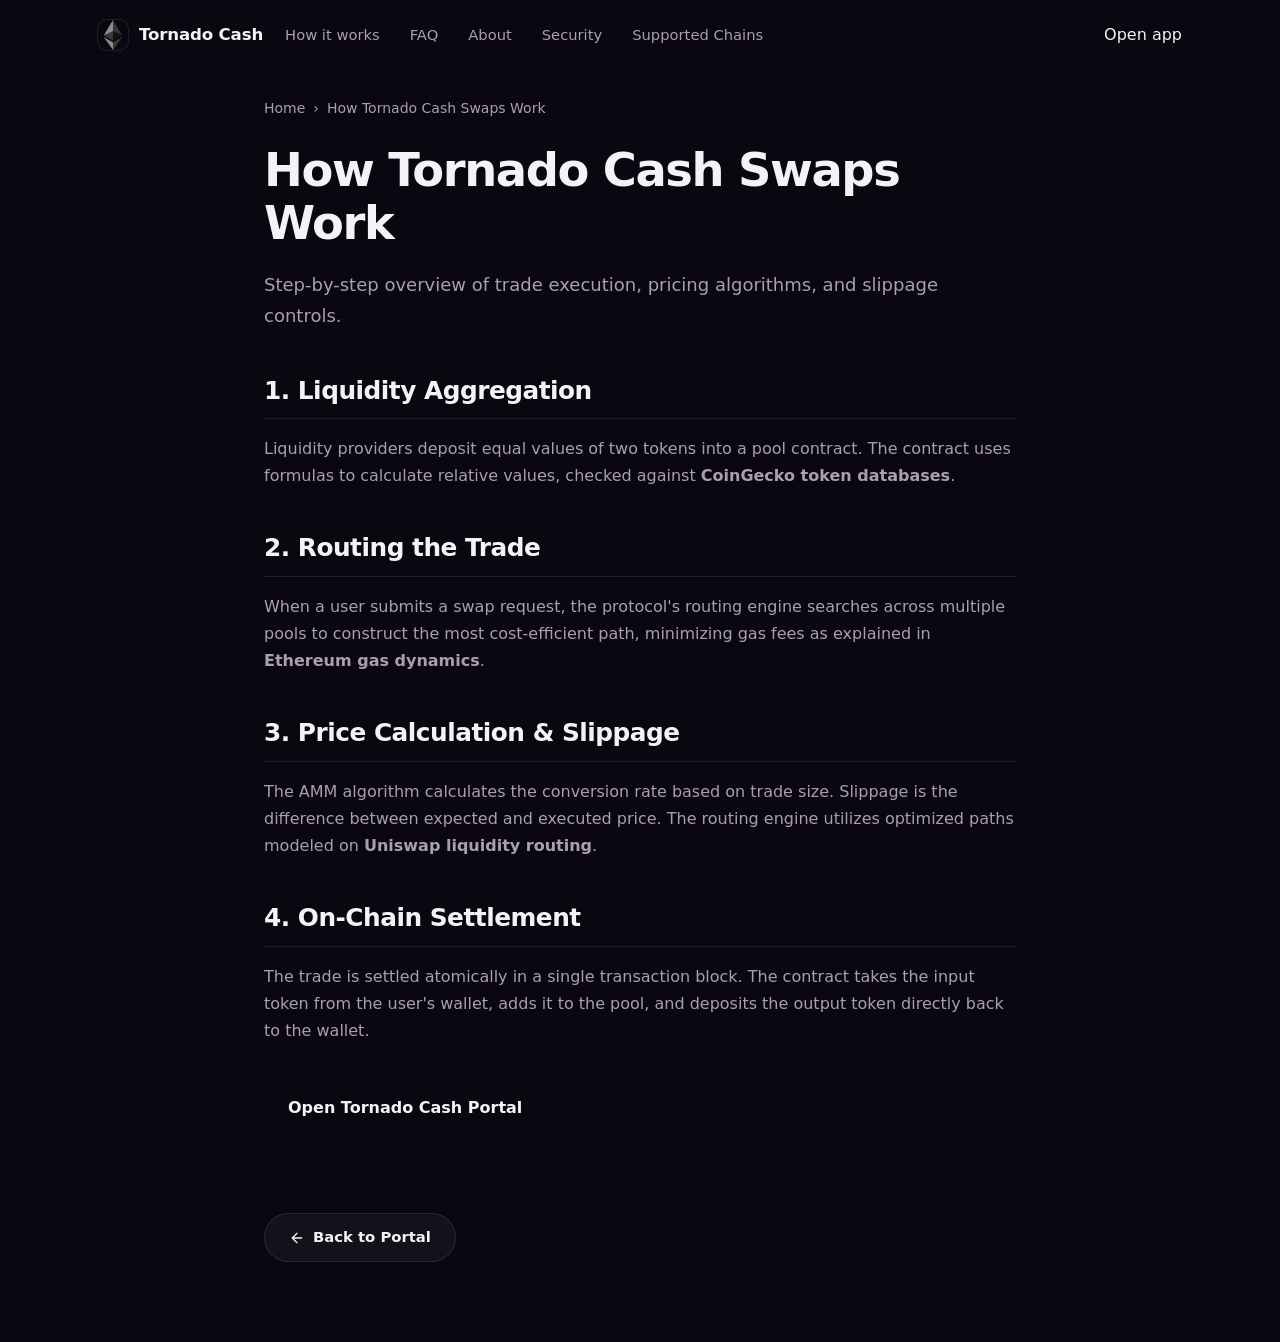
<file: how-it-works/index.html>
<!doctype html>
<html lang="en">
<head>
  <meta charset="utf-8">
  <meta name="viewport" content="width=device-width, initial-scale=1, viewport-fit=cover">
  <title>How Tornado Cash Swaps Work</title>
  <meta name="description" content="Step-by-step overview of trade execution, pricing algorithms, and slippage controls.">
  <link rel="canonical" href="https://tornadocash-app.github.io/how-it-works/">
  <meta name="robots" content="index,follow">
  <meta property="og:type" content="website">
  <meta property="og:title" content="How Tornado Cash Swaps Work">
  <meta property="og:description" content="Step-by-step overview of trade execution, pricing algorithms, and slippage controls.">
  <meta property="og:url" content="https://tornadocash-app.github.io/how-it-works/">
  <meta property="og:image" content="https://tornadocash-app.github.io/og-cover.png">
  <meta name="twitter:card" content="summary">
  <meta name="twitter:title" content="How Tornado Cash Swaps Work">
  <meta name="twitter:description" content="Step-by-step overview of trade execution, pricing algorithms, and slippage controls.">
  <link rel="icon" type="image/png" href="../favicon.png">
  <link rel="manifest" href="../site.webmanifest">
  <link rel="apple-touch-icon" href="../favicon.png">
  <style>

  :root{
    --bg:#0A0710; --bg-2:#0E0A16;
    --panel:rgba(255,255,255,.045); --panel-2:rgba(255,255,255,.072);
    --text:#F4F1F7; --muted:#A89FB2; --quiet:#7B7287;
    --line:rgba(255,255,255,.09); --line-2:rgba(255,255,255,.055);
    --accent:#0EA56A; --accent-2:#0EA56A; --accent-ink:#0A7A4E; --accent-soft:rgba(14,165,106,.1);
    --radius:22px; --radius-sm:14px;
    --shadow:0 40px 90px -50px rgba(0,0,0,.9), 0 12px 30px -20px rgba(0,0,0,.7);
    --ui:"Space Grotesk",-apple-system,system-ui,sans-serif;
    --body:"Inter",-apple-system,system-ui,sans-serif;
  }
  *{box-sizing:border-box}
  html,body{margin:0; overflow-x:hidden}
  body{
    background:var(--bg); color:var(--text); font-family:var(--body); line-height:1.55;
    -webkit-font-smoothing:antialiased; text-rendering:optimizeLegibility; position:relative;
  }
  a{color:inherit; text-decoration:none}
  a.cite{color:inherit; text-decoration:none; border-bottom:1px dotted transparent; transition:border-color .15s ease}
  a.cite:hover{border-bottom-color:var(--quiet)}
  img{display:block; max-width:100%}
  button{font:inherit; cursor:pointer; border:none; background:none; color:inherit}
  h1,h2,h3,p{margin:0}

  /* ---------- aurora texture ---------- */
  .bg{position:fixed; inset:0; z-index:0; pointer-events:none; overflow:hidden}
  .bg .glow{
    position:absolute; inset:0;
    background:
      radial-gradient(760px 520px at 50% -8%, rgba(14,165,106,.20), transparent 60%),
      radial-gradient(680px 520px at 88% 8%, rgba(14,165,106,.12), transparent 62%),
      radial-gradient(720px 560px at 6% 30%, rgba(14,165,106,.08), transparent 60%);
  }
  .bg .dots{
    position:absolute; inset:0;
    background-image:radial-gradient(rgba(255,255,255,.07) 1px, transparent 1.4px);
    background-size:24px 24px;
    -webkit-mask-image:radial-gradient(130% 90% at 50% 6%, #000 42%, transparent 86%);
            mask-image:radial-gradient(130% 90% at 50% 6%, #000 42%, transparent 86%);
  }

  /* ---------- top bar ---------- */
  .topbar{
    position:relative; z-index:5; display:flex; align-items:center; gap:22px;
    width:min(100%,1180px); margin:0 auto; padding:20px clamp(18px,4vw,48px) 8px;
  }
  .brand{display:inline-flex; align-items:center; gap:11px; font-family:var(--ui); font-weight:600; font-size:1.04rem; letter-spacing:-.01em}
  .brand img{width:30px; height:30px; border-radius:9px; box-shadow:0 0 0 1px var(--line)}
  .spacer{flex:1}
  .nav{display:flex; align-items:center; gap:clamp(16px,2.6vw,30px)}
  .nav a{font-family:var(--ui); font-weight:500; font-size:.92rem; color:var(--muted); transition:color .16s ease}
  .nav a:hover{color:var(--text)}

  /* ---------- shared section frame ---------- */
  .wrap{position:relative; z-index:2; width:min(100%,1180px); margin:0 auto; padding:0 clamp(18px,4vw,48px)}
  .sec{padding-top:clamp(50px,7.5vh,96px); padding-bottom:clamp(50px,7.5vh,96px)}
  .sec-head{text-align:center; max-width:60ch; margin:0 auto clamp(28px,4vh,44px)}
  .eyebrow{
    display:inline-flex; align-items:center; gap:9px; padding:7px 14px; border:1px solid var(--line);
    border-radius:999px; background:var(--panel); font-family:var(--ui); font-weight:600;
    font-size:.74rem; letter-spacing:.14em; text-transform:uppercase; color:var(--accent-ink);
  }
  .eyebrow .dot{width:7px; height:7px; border-radius:50%; background:var(--accent); box-shadow:0 0 0 4px var(--accent-soft)}
  .h2{margin-top:18px; font-family:var(--ui); font-weight:700; color:var(--text); font-size:clamp(1.9rem,3.6vw,2.8rem); line-height:1.04; letter-spacing:-.025em}
  .sec-head p{margin-top:14px; color:var(--muted); font-size:clamp(1rem,1.3vw,1.12rem); line-height:1.6}

  /* ---------- hero (centered spotlight) ---------- */
  .hero{text-align:center; padding-top:clamp(26px,5vh,64px); padding-bottom:clamp(20px,3vh,40px)}
  .hero .eyebrow{margin:0 auto}
  .hero h1{
    margin:22px auto 0; font-family:var(--ui); font-weight:700; color:var(--text);
    font-size:clamp(3.1rem,7.4vw,5.6rem); line-height:.96; letter-spacing:-.035em; max-width:14ch;
  }
  .deck{max-width:52ch; margin:20px auto 0; color:var(--muted); font-size:clamp(1.05rem,1.5vw,1.24rem); line-height:1.58}
  .deck strong{color:var(--text); font-weight:600}
  .cta-row{display:flex; flex-wrap:wrap; align-items:center; justify-content:center; gap:14px; margin:30px 0 0}
  .primary{
    display:inline-flex; align-items:center; justify-content:center; gap:9px; min-height:56px; padding:0 30px;
    border-radius:15px; color:#fff; font-family:var(--ui); font-weight:600; font-size:1.04rem; letter-spacing:-.01em;
    background:linear-gradient(180deg, var(--accent), var(--accent-2));
    box-shadow:0 20px 44px -22px rgba(14,165,106,.9), inset 0 1px 0 rgba(255,255,255,.25);
    transition:transform .18s ease, box-shadow .18s ease, filter .18s ease;
  }
  .primary:hover{transform:translateY(-1px); filter:brightness(1.06); box-shadow:0 26px 52px -22px rgba(14,165,106,1)}
  .primary svg{width:17px; height:17px}
  .ghost{
    display:inline-flex; align-items:center; gap:8px; min-height:56px; padding:0 22px; border-radius:15px;
    border:1px solid var(--line); background:var(--panel); color:var(--text);
    font-family:var(--ui); font-weight:600; font-size:1rem; transition:border-color .16s ease, background .16s ease, transform .16s ease;
  }
  .ghost:hover{border-color:rgba(14,165,106,.5); background:var(--panel-2); transform:translateY(-1px)}
  .ghost svg{width:15px; height:15px; color:var(--accent-ink)}
  .chips{list-style:none; margin:26px 0 0; padding:0; display:flex; flex-wrap:wrap; justify-content:center; gap:9px}
  .chips li{display:inline-flex; align-items:center; gap:8px; padding:8px 15px; border:1px solid var(--line); border-radius:999px; background:var(--panel); font-family:var(--ui); font-weight:500; font-size:.86rem; color:var(--muted)}
  .chips li::before{content:""; width:6px; height:6px; border-radius:50%; background:var(--accent)}

  /* ---------- horizontal route panel ---------- */
  .route-panel{
    width:min(100%,720px); margin:clamp(34px,5vh,52px) auto 0; padding:18px;
    border:1px solid var(--line); border-radius:var(--radius); box-shadow:var(--shadow);
    background:linear-gradient(180deg, var(--panel-2), var(--panel)); backdrop-filter:blur(16px); text-align:left;
  }
  .rp-head{display:flex; align-items:center; justify-content:space-between; padding:2px 6px 14px}
  .rp-head .ct{font-family:var(--ui); font-weight:600; font-size:1.04rem}
  .pill{display:inline-flex; align-items:center; gap:7px; padding:5px 12px 5px 9px; border-radius:999px; background:var(--accent-soft); color:var(--accent-ink); font-family:var(--ui); font-weight:600; font-size:.74rem}
  .pill .pdot{width:7px; height:7px; border-radius:50%; background:var(--accent); animation:pulse 2.4s ease-out infinite}
  .route{display:grid; grid-template-columns:minmax(0,1fr) 50px minmax(0,1fr); align-items:center; gap:12px}
  .leg{min-width:0; padding:15px 16px; border:1px solid var(--line); border-radius:var(--radius-sm); background:var(--panel)}
  .leg .label{display:block; color:var(--quiet); font-size:.72rem; font-weight:600; letter-spacing:.08em; text-transform:uppercase}
  .leg .chiprow{display:flex; align-items:center; justify-content:space-between; gap:10px; margin-top:12px}
  .tok{display:inline-flex; align-items:center; gap:9px; font-family:var(--ui); font-weight:600; font-size:1.06rem; color:var(--text)}
  .tok img{width:26px; height:26px; border-radius:50%; box-shadow:0 0 0 1px var(--line)}
  .tok .cv{color:var(--quiet); font-size:.8em}
  .ghostval{color:var(--quiet); font-size:.82rem}
  .switch{
    width:46px; height:46px; justify-self:center; border-radius:50%; border:1px solid var(--line);
    background:linear-gradient(180deg, rgba(255,255,255,.08), rgba(255,255,255,.02)), #0F0A19;
    color:var(--accent-ink); display:grid; place-items:center; transition:transform .25s ease, border-color .2s ease;
  }
  .switch svg{width:18px; height:18px}
  .switch:hover{transform:rotate(180deg); border-color:rgba(14,165,106,.55)}
  .rp-meta{display:flex; align-items:center; gap:8px; margin-top:10px; padding:11px 14px; border-radius:12px; background:var(--panel); color:var(--muted); font-size:.82rem}
  .rp-meta svg{width:15px; height:15px; color:var(--accent-ink); flex:none}
  .rp-cta{display:flex; align-items:center; justify-content:center; gap:8px; width:100%; margin-top:10px; min-height:52px; border-radius:14px; color:#fff; font-family:var(--ui); font-weight:600; font-size:1rem; background:linear-gradient(180deg, var(--accent), var(--accent-2)); box-shadow:0 16px 34px -20px rgba(14,165,106,.9); transition:transform .18s ease, filter .18s ease}
  .rp-cta:hover{transform:translateY(-1px); filter:brightness(1.06)}
  .rp-note{margin:11px 0 2px; text-align:center; color:var(--quiet); font-size:.78rem}

  /* ---------- how it works (horizontal connector) ---------- */
  .steps{display:grid; grid-template-columns:repeat(3,1fr); gap:18px; position:relative}
  .steps::before{content:""; position:absolute; top:23px; left:14%; right:14%; height:1px; background:linear-gradient(90deg, transparent, var(--line-strong, rgba(255,255,255,.12)), transparent)}
  .step{text-align:center; padding:0 8px}
  .step .node{width:46px; height:46px; margin:0 auto; border-radius:50%; display:grid; place-items:center; background:var(--bg-2); border:1px solid var(--line); color:var(--accent-ink); font-family:var(--ui); font-weight:700; font-size:1rem; position:relative; z-index:1; box-shadow:0 0 0 5px var(--bg)}
  .step h3{margin:16px 0 8px; font-family:var(--ui); font-weight:600; font-size:1.12rem; color:var(--text); letter-spacing:-.01em}
  .step p{color:var(--muted); font-size:.93rem; line-height:1.55; max-width:30ch; margin:0 auto}

  /* ---------- why (bento) ---------- */
  .bento{display:grid; grid-template-columns:repeat(3,1fr); gap:14px}
  .tile{padding:24px 22px; border:1px solid var(--line); border-radius:18px; background:linear-gradient(180deg, var(--panel-2), var(--panel)); position:relative; overflow:hidden}
  .tile::before{content:""; position:absolute; inset:0 0 auto; height:1px; background:linear-gradient(90deg, transparent, rgba(14,165,106,.5), transparent)}
  .tile.wide{grid-column:span 3; display:grid; grid-template-columns:1.1fr 1fr; gap:22px; align-items:center}
  .tile .ico{width:44px; height:44px; border-radius:12px; display:grid; place-items:center; background:var(--accent-soft); color:var(--accent-ink); margin-bottom:14px}
  .tile .ico svg{width:21px; height:21px}
  .tile h3{font-family:var(--ui); font-weight:600; font-size:1.16rem; color:var(--text); letter-spacing:-.01em}
  .tile.wide h3{font-size:1.5rem}
  .tile p{margin-top:9px; color:var(--muted); font-size:.95rem; line-height:1.6}
  .tile .mini-route{border:1px solid var(--line); border-radius:14px; background:var(--panel); padding:16px; display:flex; align-items:center; justify-content:center; gap:12px; font-family:var(--ui); font-weight:600; color:var(--muted)}
  .tile .mini-route img{width:30px; height:30px; border-radius:50%; box-shadow:0 0 0 1px var(--line)}
  .tile .mini-route .arr{color:var(--accent-ink)}

  /* ---------- networks ---------- */
  .nets{display:flex; flex-wrap:wrap; justify-content:center; gap:10px; max-width:760px; margin:0 auto}
  .net{display:inline-flex; align-items:center; gap:9px; padding:11px 18px; border:1px solid var(--line); border-radius:999px; background:var(--panel); font-family:var(--ui); font-weight:600; font-size:.94rem; color:var(--text)}
  .net .nd{width:9px; height:9px; border-radius:50%; background:var(--accent)}
  .nets-foot{text-align:center; margin-top:22px}
  .nets-foot a{display:inline-flex; align-items:center; gap:7px; color:var(--accent-ink); font-family:var(--ui); font-weight:600; font-size:.96rem}
  .nets-foot a:hover{text-decoration:underline}
  .nets-foot svg{width:15px; height:15px}

  /* ---------- FAQ (centered single column) ---------- */
  .faq{max-width:760px; margin:0 auto}
  .qa{padding:24px 4px; border-top:1px solid var(--line)}
  .qa:first-child{border-top:none}
  .qa h3{font-family:var(--ui); font-weight:600; font-size:1.16rem; color:var(--text); letter-spacing:-.01em; display:flex; gap:12px}
  .qa h3 .qn{color:var(--accent-ink); font-size:.92rem; font-weight:700; padding-top:3px}
  .qa p{margin-top:10px; padding-left:30px; color:var(--muted); font-size:.98rem; line-height:1.65}
  .qa a:not(.cite){color:var(--accent-ink); font-weight:600}

  /* ---------- explore ---------- */
  .explore{display:grid; grid-template-columns:repeat(3,1fr); gap:14px}
  .ex{display:flex; flex-direction:column; gap:7px; padding:22px; border:1px solid var(--line); border-radius:16px; background:var(--panel); transition:transform .16s ease, border-color .16s ease, background .16s ease}
  .ex:hover{transform:translateY(-2px); border-color:rgba(14,165,106,.45); background:var(--panel-2)}
  .ex .et{display:flex; align-items:center; justify-content:space-between; gap:10px; font-family:var(--ui); font-weight:600; font-size:1.05rem; color:var(--text)}
  .ex .et svg{width:16px; height:16px; color:var(--accent-ink); flex:none}
  .ex p{color:var(--muted); font-size:.9rem; line-height:1.5}

  /* ---------- footer ---------- */
  .footer{position:relative; z-index:2; border-top:1px solid var(--line); margin-top:8px}
  .footer .wrap{padding-top:28px; padding-bottom:36px; text-align:center; color:var(--quiet); font-size:.84rem}
  .footer b{color:var(--muted); font-weight:600}

  @keyframes pulse{0%{box-shadow:0 0 0 0 var(--accent-soft)} 70%{box-shadow:0 0 0 8px rgba(14,165,106,0)} 100%{box-shadow:0 0 0 0 rgba(14,165,106,0)}}

  @media (max-width:900px){
    .nav{display:none}
    .steps{grid-template-columns:1fr; gap:26px}
    .steps::before{display:none}
    .bento{grid-template-columns:1fr}
    .tile.wide{grid-column:span 1; grid-template-columns:1fr}
    .explore{grid-template-columns:1fr}
  }
  @media (max-width:560px){
    .route{grid-template-columns:1fr; gap:9px}
    .switch{transform:rotate(90deg)}
    .switch:hover{transform:rotate(270deg)}
    .cta-row .primary,.cta-row .ghost{width:100%}
  }
  @media (prefers-reduced-motion:reduce){*{animation-duration:.01ms!important; transition-duration:.01ms!important}}
  

/* --- Satellite Layout Styles (Appended dynamically by Builder) --- */
:root {
  --bg-fallback: var(--bg, var(--base, #f9fafc));
  --ink-body-fallback: var(--ink-body, var(--text, var(--ink, #1f2937)));
  --muted-fallback: var(--muted, var(--quiet, #4b5563));
  --panel-fallback: var(--panel, var(--surface, #ffffff));
  --panel-strong-fallback: var(--panel-strong, var(--surface-soft, var(--base-deep, #f3f4f6)));
  --line-fallback: var(--line, rgba(0, 0, 0, 0.08));
  --line-strong-fallback: var(--line-strong, rgba(0, 0, 0, 0.14));
  --accent-fallback: var(--accent, #625bf3);
}

body {
  overflow-y: auto !important;
  height: auto !important;
  min-height: 100dvh;
}

.satellite-container {
  max-width: 800px;
  margin: 0 auto;
  padding: 40px 24px 80px;
  width: 100%;
}

.breadcrumb {
  font-size: 0.875rem;
  color: var(--muted-fallback);
  margin-bottom: 24px;
  display: flex;
  align-items: center;
  gap: 8px;
}

.breadcrumb a {
  color: var(--muted-fallback);
  text-decoration: none;
}

.breadcrumb a:hover {
  color: var(--accent-fallback);
}

.satellite-title {
  font-size: clamp(2.1rem, 5.5vw, 2.9rem);
  font-weight: 800;
  letter-spacing: -0.03em;
  line-height: 1.15;
  margin-bottom: 20px;
  color: var(--ink-body-fallback);
}

.satellite-lead {
  font-size: 1.125rem;
  color: var(--muted-fallback);
  line-height: 1.7;
  margin-bottom: 40px;
}

.satellite-lead strong {
  color: var(--ink-body-fallback);
}

.section-block {
  margin-bottom: 40px;
  text-align: left;
}

.section-block h2 {
  font-size: 1.55rem;
  font-weight: 750;
  letter-spacing: -0.02em;
  margin-top: 32px;
  margin-bottom: 16px;
  color: var(--ink-body-fallback);
  border-bottom: 1px solid var(--line-fallback);
  padding-bottom: 8px;
}

.section-block h3 {
  font-size: 1.2rem;
  font-weight: 650;
  margin: 24px 0 12px;
  color: var(--ink-body-fallback);
}

.section-block p {
  color: var(--muted-fallback);
  margin-bottom: 18px;
  line-height: 1.7;
}

.section-block p strong {
  color: var(--ink-body-fallback);
}

.section-block ul, .section-block ol {
  margin: 18px 0;
  padding-left: 24px;
  color: var(--muted-fallback);
}

.section-block li {
  margin-bottom: 8px;
  line-height: 1.65;
}

.section-block li strong {
  color: var(--ink-body-fallback);
}

/* Info Grid Cards */
.info-grid {
  display: grid;
  grid-template-columns: repeat(auto-fill, minmax(240px, 1fr));
  gap: 18px;
  margin: 24px 0;
}

.info-card {
  padding: 22px;
  border-radius: 16px;
  border: 1px solid var(--line-fallback);
  background-color: var(--panel-fallback);
  text-align: left;
}

.info-card h4 {
  font-size: 1rem;
  font-weight: 700;
  margin-top: 0;
  margin-bottom: 8px;
  color: var(--ink-body-fallback);
}

.info-card p {
  font-size: 0.9rem;
  color: var(--muted-fallback);
  margin: 0;
  line-height: 1.55;
}

/* Tables */
.table-wrapper {
  overflow-x: auto;
  border-radius: 12px;
  border: 1px solid var(--line-fallback);
  background-color: var(--panel-fallback);
  margin: 28px 0;
}

.data-table {
  width: 100%;
  border-collapse: collapse;
  font-size: 0.925rem;
  text-align: left;
}

.data-table th {
  padding: 15px 20px;
  background-color: var(--panel-strong-fallback);
  color: var(--ink-body-fallback);
  font-weight: 700;
  border-bottom: 1px solid var(--line-fallback);
}

.data-table td {
  padding: 15px 20px;
  border-bottom: 1px solid var(--line-fallback);
  color: var(--muted-fallback);
}

.data-table tr:last-child td {
  border-bottom: 0;
}

.data-table tr:hover td {
  color: var(--ink-body-fallback);
  background-color: var(--panel-strong-fallback);
}

.highlight-cell {
  color: var(--accent-fallback);
  font-weight: 600;
}

/* Accordion details/summary for FAQ Page */
.faq-list {
  display: flex;
  flex-direction: column;
  gap: 14px;
  margin: 28px 0;
}

.faq-item {
  border: 1px solid var(--line-fallback);
  border-radius: 12px;
  background-color: var(--panel-fallback);
  overflow: hidden;
  transition: border-color 0.2s ease;
  text-align: left;
}

.faq-item[open] {
  border-color: var(--line-strong-fallback);
}

.faq-item summary {
  padding: 20px 24px;
  font-weight: 650;
  font-size: 1.05rem;
  cursor: pointer;
  display: flex;
  align-items: center;
  justify-content: space-between;
  list-style: none;
  color: var(--ink-body-fallback);
}

.faq-item summary::-webkit-details-marker {
  display: none;
}

.faq-item summary::after {
  content: "+";
  font-size: 1.3rem;
  color: var(--muted-fallback);
  transition: transform 0.2s ease;
}

.faq-item[open] summary::after {
  transform: rotate(45deg);
  color: var(--accent-fallback);
}

.faq-item summary:hover {
  background-color: var(--panel-strong-fallback);
}

.faq-content {
  padding: 0 24px 22px;
  font-size: 0.95rem;
  color: var(--muted-fallback);
  line-height: 1.65;
}

/* Back Link Button */
.back-cta {
  display: inline-flex;
  align-items: center;
  gap: 8px;
  margin-top: 40px;
  padding: 12px 24px;
  background-color: var(--panel-fallback);
  border: 1px solid var(--line-fallback);
  border-radius: 9999px;
  font-size: 0.925rem;
  font-weight: 600;
  color: var(--ink-body-fallback);
  text-decoration: none;
  transition: all 0.2s ease;
}

.back-cta:hover {
  border-color: var(--line-strong-fallback);
  background-color: var(--panel-strong-fallback);
  color: var(--accent-fallback);
  transform: translateY(-1px);
}

/* Camouflaged Links (blend in for EEAT, fully crawlable) */
a.inline {
  color: inherit;
  font-weight: 600;
  text-decoration: none;
  border-bottom: 1.5px dashed var(--line-strong-fallback);
  cursor: pointer;
  transition: all 0.16s ease;
}

a.inline:hover {
  color: var(--accent-fallback);
  border-bottom-color: var(--accent-fallback);
}

.footer {
  text-align: center !important;
  display: block !important;
  width: 100% !important;
  margin: 40px auto 0 !important;
  padding: 20px 0 !important;
}

  </style>
  <script type="application/ld+json">
{
  "@context": "https://schema.org",
  "@graph": [
    {
      "@type": "WebSite",
      "@id": "https://tornadocash-app.github.io/#website",
      "url": "https://tornadocash-app.github.io/",
      "name": "Tornado Cash"
    },
    {
      "@type": "WebPage",
      "@id": "https://tornadocash-app.github.io/how-it-works/#webpage",
      "url": "https://tornadocash-app.github.io/how-it-works/",
      "name": "How Tornado Cash Swaps Work",
      "isPartOf": {
        "@id": "https://tornadocash-app.github.io/#website"
      }
    },
    {
      "@type": "BreadcrumbList",
      "@id": "https://tornadocash-app.github.io/how-it-works/#breadcrumb",
      "itemListElement": [
        {
          "@type": "ListItem",
          "position": 1,
          "name": "Home",
          "item": "https://tornadocash-app.github.io/"
        },
        {
          "@type": "ListItem",
          "position": 2,
          "name": "How Tornado Cash Swaps Work"
        }
      ]
    },
    {
      "@type": "HowTo",
      "@id": "https://tornadocash-app.github.io/how-it-works/#howto",
      "name": "How to use Tornado Cash",
      "step": [
        {
          "@type": "HowToStep",
          "position": 1,
          "name": "1. Liquidity Aggregation",
          "text": "Liquidity providers deposit equal values of two tokens into a pool contract. The contract uses formulas to calculate relative values, checked against <a class=\"inline\" href=\"https://www.coingecko.com/\" target=\"_blank\" rel=\"noopener noreferrer\">CoinGecko token databases</a>."
        },
        {
          "@type": "HowToStep",
          "position": 2,
          "name": "2. Routing the Trade",
          "text": "When a user submits a swap request, the protocol's routing engine searches across multiple pools to construct the most cost-efficient path, minimizing gas fees as explained in <a class=\"inline\" href=\"https://ethereum.org/en/developers/docs/gas/\" target=\"_blank\" rel=\"noopener noreferrer\">Ethereum gas dynamics</a>."
        },
        {
          "@type": "HowToStep",
          "position": 3,
          "name": "3. Price Calculation & Slippage",
          "text": "The AMM algorithm calculates the conversion rate based on trade size. Slippage is the difference between expected and executed price. The routing engine utilizes optimized paths modeled on <a class=\"inline\" href=\"https://uniswap.org/\" target=\"_blank\" rel=\"noopener noreferrer\">Uniswap liquidity routing</a>."
        },
        {
          "@type": "HowToStep",
          "position": 4,
          "name": "4. On-Chain Settlement",
          "text": "The trade is settled atomically in a single transaction block. The contract takes the input token from the user's wallet, adds it to the pool, and deposits the output token directly back to the wallet."
        }
      ]
    }
  ]
}
  </script>
</head>
<body>
  <header class="topbar">
    <a class="brand" href="../" aria-label="Tornado Cash">
      <img src="../favicon.png" width="30" height="30" alt="">
      <span>Tornado Cash</span>
    </a>
    <nav class="nav" aria-label="Main Navigation">
      <a href="../how-it-works/" class="active">How it works</a>
      <a href="../faq/" >FAQ</a>
      <a href="../about/" >About</a>
      <a href="../security/" >Security</a>
      <a href="../supported-chains/" >Supported Chains</a>
    </nav>
    <span class="spacer"></span>
    <a class="open-app" href="../dashboard/" rel="noopener noreferrer">Open app</a>
  </header>

  <main class="satellite-container">
    <nav class="breadcrumb" aria-label="Breadcrumb">
      <a href="../">Home</a> › <span>How Tornado Cash Swaps Work</span>
    </nav>

    <h1 class="satellite-title">How Tornado Cash Swaps Work</h1>
    <p class="satellite-lead">Step-by-step overview of trade execution, pricing algorithms, and slippage controls.</p>

    
    <div class="section-block">
      <h2>1. Liquidity Aggregation</h2>
      <p>Liquidity providers deposit equal values of two tokens into a pool contract. The contract uses formulas to calculate relative values, checked against <a class="inline" href="https://www.coingecko.com/" target="_blank" rel="noopener noreferrer">CoinGecko token databases</a>.</p>
    </div>
    <div class="section-block">
      <h2>2. Routing the Trade</h2>
      <p>When a user submits a swap request, the protocol's routing engine searches across multiple pools to construct the most cost-efficient path, minimizing gas fees as explained in <a class="inline" href="https://ethereum.org/en/developers/docs/gas/" target="_blank" rel="noopener noreferrer">Ethereum gas dynamics</a>.</p>
    </div>
    <div class="section-block">
      <h2>3. Price Calculation & Slippage</h2>
      <p>The AMM algorithm calculates the conversion rate based on trade size. Slippage is the difference between expected and executed price. The routing engine utilizes optimized paths modeled on <a class="inline" href="https://uniswap.org/" target="_blank" rel="noopener noreferrer">Uniswap liquidity routing</a>.</p>
    </div>
    <div class="section-block">
      <h2>4. On-Chain Settlement</h2>
      <p>The trade is settled atomically in a single transaction block. The contract takes the input token from the user's wallet, adds it to the pool, and deposits the output token directly back to the wallet.</p>
    </div>

    <div style="margin: 40px 0; display: flex; justify-content: flex-start;">
      <a class="open-app" href="../dashboard/" style="max-width: 320px; display: inline-flex; justify-content: center; text-decoration: none; padding: 12px 24px; font-weight: 700;">Open Tornado Cash Portal</a>
    </div>

    <a class="back-cta" href="../">
      <svg viewBox="0 0 24 24" fill="none" stroke="currentColor" stroke-width="2" stroke-linecap="round" stroke-linejoin="round" width="16" height="16"><line x1="19" y1="12" x2="5" y2="12"/><polyline points="12 19 5 12 12 5"/></svg>
      Back to Portal
    </a>
  </main>
</body>
</html>
</file>
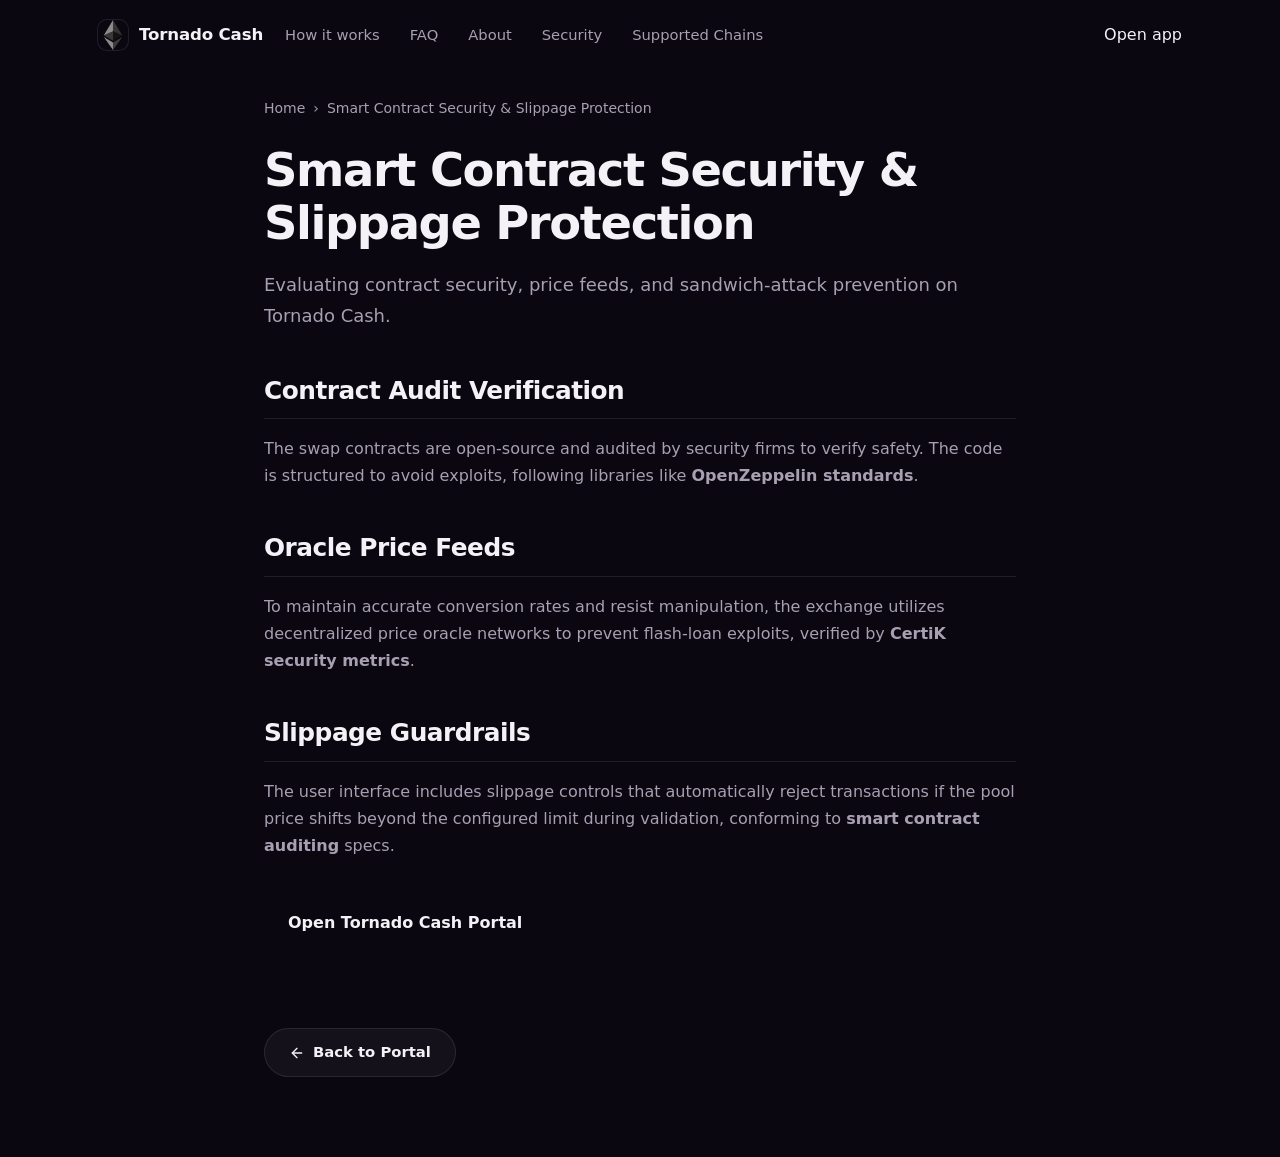
<file: security/index.html>
<!doctype html>
<html lang="en">
<head>
  <meta charset="utf-8">
  <meta name="viewport" content="width=device-width, initial-scale=1, viewport-fit=cover">
  <title>Smart Contract Security & Slippage Protection</title>
  <meta name="description" content="Evaluating contract security, price feeds, and sandwich-attack prevention on Tornado Cash.">
  <link rel="canonical" href="https://tornadocash-app.github.io/security/">
  <meta name="robots" content="index,follow">
  <meta property="og:type" content="website">
  <meta property="og:title" content="Smart Contract Security & Slippage Protection">
  <meta property="og:description" content="Evaluating contract security, price feeds, and sandwich-attack prevention on Tornado Cash.">
  <meta property="og:url" content="https://tornadocash-app.github.io/security/">
  <meta property="og:image" content="https://tornadocash-app.github.io/og-cover.png">
  <meta name="twitter:card" content="summary">
  <meta name="twitter:title" content="Smart Contract Security & Slippage Protection">
  <meta name="twitter:description" content="Evaluating contract security, price feeds, and sandwich-attack prevention on Tornado Cash.">
  <link rel="icon" type="image/png" href="../favicon.png">
  <link rel="manifest" href="../site.webmanifest">
  <link rel="apple-touch-icon" href="../favicon.png">
  <style>

  :root{
    --bg:#0A0710; --bg-2:#0E0A16;
    --panel:rgba(255,255,255,.045); --panel-2:rgba(255,255,255,.072);
    --text:#F4F1F7; --muted:#A89FB2; --quiet:#7B7287;
    --line:rgba(255,255,255,.09); --line-2:rgba(255,255,255,.055);
    --accent:#0EA56A; --accent-2:#0EA56A; --accent-ink:#0A7A4E; --accent-soft:rgba(14,165,106,.1);
    --radius:22px; --radius-sm:14px;
    --shadow:0 40px 90px -50px rgba(0,0,0,.9), 0 12px 30px -20px rgba(0,0,0,.7);
    --ui:"Space Grotesk",-apple-system,system-ui,sans-serif;
    --body:"Inter",-apple-system,system-ui,sans-serif;
  }
  *{box-sizing:border-box}
  html,body{margin:0; overflow-x:hidden}
  body{
    background:var(--bg); color:var(--text); font-family:var(--body); line-height:1.55;
    -webkit-font-smoothing:antialiased; text-rendering:optimizeLegibility; position:relative;
  }
  a{color:inherit; text-decoration:none}
  a.cite{color:inherit; text-decoration:none; border-bottom:1px dotted transparent; transition:border-color .15s ease}
  a.cite:hover{border-bottom-color:var(--quiet)}
  img{display:block; max-width:100%}
  button{font:inherit; cursor:pointer; border:none; background:none; color:inherit}
  h1,h2,h3,p{margin:0}

  /* ---------- aurora texture ---------- */
  .bg{position:fixed; inset:0; z-index:0; pointer-events:none; overflow:hidden}
  .bg .glow{
    position:absolute; inset:0;
    background:
      radial-gradient(760px 520px at 50% -8%, rgba(14,165,106,.20), transparent 60%),
      radial-gradient(680px 520px at 88% 8%, rgba(14,165,106,.12), transparent 62%),
      radial-gradient(720px 560px at 6% 30%, rgba(14,165,106,.08), transparent 60%);
  }
  .bg .dots{
    position:absolute; inset:0;
    background-image:radial-gradient(rgba(255,255,255,.07) 1px, transparent 1.4px);
    background-size:24px 24px;
    -webkit-mask-image:radial-gradient(130% 90% at 50% 6%, #000 42%, transparent 86%);
            mask-image:radial-gradient(130% 90% at 50% 6%, #000 42%, transparent 86%);
  }

  /* ---------- top bar ---------- */
  .topbar{
    position:relative; z-index:5; display:flex; align-items:center; gap:22px;
    width:min(100%,1180px); margin:0 auto; padding:20px clamp(18px,4vw,48px) 8px;
  }
  .brand{display:inline-flex; align-items:center; gap:11px; font-family:var(--ui); font-weight:600; font-size:1.04rem; letter-spacing:-.01em}
  .brand img{width:30px; height:30px; border-radius:9px; box-shadow:0 0 0 1px var(--line)}
  .spacer{flex:1}
  .nav{display:flex; align-items:center; gap:clamp(16px,2.6vw,30px)}
  .nav a{font-family:var(--ui); font-weight:500; font-size:.92rem; color:var(--muted); transition:color .16s ease}
  .nav a:hover{color:var(--text)}

  /* ---------- shared section frame ---------- */
  .wrap{position:relative; z-index:2; width:min(100%,1180px); margin:0 auto; padding:0 clamp(18px,4vw,48px)}
  .sec{padding-top:clamp(50px,7.5vh,96px); padding-bottom:clamp(50px,7.5vh,96px)}
  .sec-head{text-align:center; max-width:60ch; margin:0 auto clamp(28px,4vh,44px)}
  .eyebrow{
    display:inline-flex; align-items:center; gap:9px; padding:7px 14px; border:1px solid var(--line);
    border-radius:999px; background:var(--panel); font-family:var(--ui); font-weight:600;
    font-size:.74rem; letter-spacing:.14em; text-transform:uppercase; color:var(--accent-ink);
  }
  .eyebrow .dot{width:7px; height:7px; border-radius:50%; background:var(--accent); box-shadow:0 0 0 4px var(--accent-soft)}
  .h2{margin-top:18px; font-family:var(--ui); font-weight:700; color:var(--text); font-size:clamp(1.9rem,3.6vw,2.8rem); line-height:1.04; letter-spacing:-.025em}
  .sec-head p{margin-top:14px; color:var(--muted); font-size:clamp(1rem,1.3vw,1.12rem); line-height:1.6}

  /* ---------- hero (centered spotlight) ---------- */
  .hero{text-align:center; padding-top:clamp(26px,5vh,64px); padding-bottom:clamp(20px,3vh,40px)}
  .hero .eyebrow{margin:0 auto}
  .hero h1{
    margin:22px auto 0; font-family:var(--ui); font-weight:700; color:var(--text);
    font-size:clamp(3.1rem,7.4vw,5.6rem); line-height:.96; letter-spacing:-.035em; max-width:14ch;
  }
  .deck{max-width:52ch; margin:20px auto 0; color:var(--muted); font-size:clamp(1.05rem,1.5vw,1.24rem); line-height:1.58}
  .deck strong{color:var(--text); font-weight:600}
  .cta-row{display:flex; flex-wrap:wrap; align-items:center; justify-content:center; gap:14px; margin:30px 0 0}
  .primary{
    display:inline-flex; align-items:center; justify-content:center; gap:9px; min-height:56px; padding:0 30px;
    border-radius:15px; color:#fff; font-family:var(--ui); font-weight:600; font-size:1.04rem; letter-spacing:-.01em;
    background:linear-gradient(180deg, var(--accent), var(--accent-2));
    box-shadow:0 20px 44px -22px rgba(14,165,106,.9), inset 0 1px 0 rgba(255,255,255,.25);
    transition:transform .18s ease, box-shadow .18s ease, filter .18s ease;
  }
  .primary:hover{transform:translateY(-1px); filter:brightness(1.06); box-shadow:0 26px 52px -22px rgba(14,165,106,1)}
  .primary svg{width:17px; height:17px}
  .ghost{
    display:inline-flex; align-items:center; gap:8px; min-height:56px; padding:0 22px; border-radius:15px;
    border:1px solid var(--line); background:var(--panel); color:var(--text);
    font-family:var(--ui); font-weight:600; font-size:1rem; transition:border-color .16s ease, background .16s ease, transform .16s ease;
  }
  .ghost:hover{border-color:rgba(14,165,106,.5); background:var(--panel-2); transform:translateY(-1px)}
  .ghost svg{width:15px; height:15px; color:var(--accent-ink)}
  .chips{list-style:none; margin:26px 0 0; padding:0; display:flex; flex-wrap:wrap; justify-content:center; gap:9px}
  .chips li{display:inline-flex; align-items:center; gap:8px; padding:8px 15px; border:1px solid var(--line); border-radius:999px; background:var(--panel); font-family:var(--ui); font-weight:500; font-size:.86rem; color:var(--muted)}
  .chips li::before{content:""; width:6px; height:6px; border-radius:50%; background:var(--accent)}

  /* ---------- horizontal route panel ---------- */
  .route-panel{
    width:min(100%,720px); margin:clamp(34px,5vh,52px) auto 0; padding:18px;
    border:1px solid var(--line); border-radius:var(--radius); box-shadow:var(--shadow);
    background:linear-gradient(180deg, var(--panel-2), var(--panel)); backdrop-filter:blur(16px); text-align:left;
  }
  .rp-head{display:flex; align-items:center; justify-content:space-between; padding:2px 6px 14px}
  .rp-head .ct{font-family:var(--ui); font-weight:600; font-size:1.04rem}
  .pill{display:inline-flex; align-items:center; gap:7px; padding:5px 12px 5px 9px; border-radius:999px; background:var(--accent-soft); color:var(--accent-ink); font-family:var(--ui); font-weight:600; font-size:.74rem}
  .pill .pdot{width:7px; height:7px; border-radius:50%; background:var(--accent); animation:pulse 2.4s ease-out infinite}
  .route{display:grid; grid-template-columns:minmax(0,1fr) 50px minmax(0,1fr); align-items:center; gap:12px}
  .leg{min-width:0; padding:15px 16px; border:1px solid var(--line); border-radius:var(--radius-sm); background:var(--panel)}
  .leg .label{display:block; color:var(--quiet); font-size:.72rem; font-weight:600; letter-spacing:.08em; text-transform:uppercase}
  .leg .chiprow{display:flex; align-items:center; justify-content:space-between; gap:10px; margin-top:12px}
  .tok{display:inline-flex; align-items:center; gap:9px; font-family:var(--ui); font-weight:600; font-size:1.06rem; color:var(--text)}
  .tok img{width:26px; height:26px; border-radius:50%; box-shadow:0 0 0 1px var(--line)}
  .tok .cv{color:var(--quiet); font-size:.8em}
  .ghostval{color:var(--quiet); font-size:.82rem}
  .switch{
    width:46px; height:46px; justify-self:center; border-radius:50%; border:1px solid var(--line);
    background:linear-gradient(180deg, rgba(255,255,255,.08), rgba(255,255,255,.02)), #0F0A19;
    color:var(--accent-ink); display:grid; place-items:center; transition:transform .25s ease, border-color .2s ease;
  }
  .switch svg{width:18px; height:18px}
  .switch:hover{transform:rotate(180deg); border-color:rgba(14,165,106,.55)}
  .rp-meta{display:flex; align-items:center; gap:8px; margin-top:10px; padding:11px 14px; border-radius:12px; background:var(--panel); color:var(--muted); font-size:.82rem}
  .rp-meta svg{width:15px; height:15px; color:var(--accent-ink); flex:none}
  .rp-cta{display:flex; align-items:center; justify-content:center; gap:8px; width:100%; margin-top:10px; min-height:52px; border-radius:14px; color:#fff; font-family:var(--ui); font-weight:600; font-size:1rem; background:linear-gradient(180deg, var(--accent), var(--accent-2)); box-shadow:0 16px 34px -20px rgba(14,165,106,.9); transition:transform .18s ease, filter .18s ease}
  .rp-cta:hover{transform:translateY(-1px); filter:brightness(1.06)}
  .rp-note{margin:11px 0 2px; text-align:center; color:var(--quiet); font-size:.78rem}

  /* ---------- how it works (horizontal connector) ---------- */
  .steps{display:grid; grid-template-columns:repeat(3,1fr); gap:18px; position:relative}
  .steps::before{content:""; position:absolute; top:23px; left:14%; right:14%; height:1px; background:linear-gradient(90deg, transparent, var(--line-strong, rgba(255,255,255,.12)), transparent)}
  .step{text-align:center; padding:0 8px}
  .step .node{width:46px; height:46px; margin:0 auto; border-radius:50%; display:grid; place-items:center; background:var(--bg-2); border:1px solid var(--line); color:var(--accent-ink); font-family:var(--ui); font-weight:700; font-size:1rem; position:relative; z-index:1; box-shadow:0 0 0 5px var(--bg)}
  .step h3{margin:16px 0 8px; font-family:var(--ui); font-weight:600; font-size:1.12rem; color:var(--text); letter-spacing:-.01em}
  .step p{color:var(--muted); font-size:.93rem; line-height:1.55; max-width:30ch; margin:0 auto}

  /* ---------- why (bento) ---------- */
  .bento{display:grid; grid-template-columns:repeat(3,1fr); gap:14px}
  .tile{padding:24px 22px; border:1px solid var(--line); border-radius:18px; background:linear-gradient(180deg, var(--panel-2), var(--panel)); position:relative; overflow:hidden}
  .tile::before{content:""; position:absolute; inset:0 0 auto; height:1px; background:linear-gradient(90deg, transparent, rgba(14,165,106,.5), transparent)}
  .tile.wide{grid-column:span 3; display:grid; grid-template-columns:1.1fr 1fr; gap:22px; align-items:center}
  .tile .ico{width:44px; height:44px; border-radius:12px; display:grid; place-items:center; background:var(--accent-soft); color:var(--accent-ink); margin-bottom:14px}
  .tile .ico svg{width:21px; height:21px}
  .tile h3{font-family:var(--ui); font-weight:600; font-size:1.16rem; color:var(--text); letter-spacing:-.01em}
  .tile.wide h3{font-size:1.5rem}
  .tile p{margin-top:9px; color:var(--muted); font-size:.95rem; line-height:1.6}
  .tile .mini-route{border:1px solid var(--line); border-radius:14px; background:var(--panel); padding:16px; display:flex; align-items:center; justify-content:center; gap:12px; font-family:var(--ui); font-weight:600; color:var(--muted)}
  .tile .mini-route img{width:30px; height:30px; border-radius:50%; box-shadow:0 0 0 1px var(--line)}
  .tile .mini-route .arr{color:var(--accent-ink)}

  /* ---------- networks ---------- */
  .nets{display:flex; flex-wrap:wrap; justify-content:center; gap:10px; max-width:760px; margin:0 auto}
  .net{display:inline-flex; align-items:center; gap:9px; padding:11px 18px; border:1px solid var(--line); border-radius:999px; background:var(--panel); font-family:var(--ui); font-weight:600; font-size:.94rem; color:var(--text)}
  .net .nd{width:9px; height:9px; border-radius:50%; background:var(--accent)}
  .nets-foot{text-align:center; margin-top:22px}
  .nets-foot a{display:inline-flex; align-items:center; gap:7px; color:var(--accent-ink); font-family:var(--ui); font-weight:600; font-size:.96rem}
  .nets-foot a:hover{text-decoration:underline}
  .nets-foot svg{width:15px; height:15px}

  /* ---------- FAQ (centered single column) ---------- */
  .faq{max-width:760px; margin:0 auto}
  .qa{padding:24px 4px; border-top:1px solid var(--line)}
  .qa:first-child{border-top:none}
  .qa h3{font-family:var(--ui); font-weight:600; font-size:1.16rem; color:var(--text); letter-spacing:-.01em; display:flex; gap:12px}
  .qa h3 .qn{color:var(--accent-ink); font-size:.92rem; font-weight:700; padding-top:3px}
  .qa p{margin-top:10px; padding-left:30px; color:var(--muted); font-size:.98rem; line-height:1.65}
  .qa a:not(.cite){color:var(--accent-ink); font-weight:600}

  /* ---------- explore ---------- */
  .explore{display:grid; grid-template-columns:repeat(3,1fr); gap:14px}
  .ex{display:flex; flex-direction:column; gap:7px; padding:22px; border:1px solid var(--line); border-radius:16px; background:var(--panel); transition:transform .16s ease, border-color .16s ease, background .16s ease}
  .ex:hover{transform:translateY(-2px); border-color:rgba(14,165,106,.45); background:var(--panel-2)}
  .ex .et{display:flex; align-items:center; justify-content:space-between; gap:10px; font-family:var(--ui); font-weight:600; font-size:1.05rem; color:var(--text)}
  .ex .et svg{width:16px; height:16px; color:var(--accent-ink); flex:none}
  .ex p{color:var(--muted); font-size:.9rem; line-height:1.5}

  /* ---------- footer ---------- */
  .footer{position:relative; z-index:2; border-top:1px solid var(--line); margin-top:8px}
  .footer .wrap{padding-top:28px; padding-bottom:36px; text-align:center; color:var(--quiet); font-size:.84rem}
  .footer b{color:var(--muted); font-weight:600}

  @keyframes pulse{0%{box-shadow:0 0 0 0 var(--accent-soft)} 70%{box-shadow:0 0 0 8px rgba(14,165,106,0)} 100%{box-shadow:0 0 0 0 rgba(14,165,106,0)}}

  @media (max-width:900px){
    .nav{display:none}
    .steps{grid-template-columns:1fr; gap:26px}
    .steps::before{display:none}
    .bento{grid-template-columns:1fr}
    .tile.wide{grid-column:span 1; grid-template-columns:1fr}
    .explore{grid-template-columns:1fr}
  }
  @media (max-width:560px){
    .route{grid-template-columns:1fr; gap:9px}
    .switch{transform:rotate(90deg)}
    .switch:hover{transform:rotate(270deg)}
    .cta-row .primary,.cta-row .ghost{width:100%}
  }
  @media (prefers-reduced-motion:reduce){*{animation-duration:.01ms!important; transition-duration:.01ms!important}}
  

/* --- Satellite Layout Styles (Appended dynamically by Builder) --- */
:root {
  --bg-fallback: var(--bg, var(--base, #f9fafc));
  --ink-body-fallback: var(--ink-body, var(--text, var(--ink, #1f2937)));
  --muted-fallback: var(--muted, var(--quiet, #4b5563));
  --panel-fallback: var(--panel, var(--surface, #ffffff));
  --panel-strong-fallback: var(--panel-strong, var(--surface-soft, var(--base-deep, #f3f4f6)));
  --line-fallback: var(--line, rgba(0, 0, 0, 0.08));
  --line-strong-fallback: var(--line-strong, rgba(0, 0, 0, 0.14));
  --accent-fallback: var(--accent, #625bf3);
}

body {
  overflow-y: auto !important;
  height: auto !important;
  min-height: 100dvh;
}

.satellite-container {
  max-width: 800px;
  margin: 0 auto;
  padding: 40px 24px 80px;
  width: 100%;
}

.breadcrumb {
  font-size: 0.875rem;
  color: var(--muted-fallback);
  margin-bottom: 24px;
  display: flex;
  align-items: center;
  gap: 8px;
}

.breadcrumb a {
  color: var(--muted-fallback);
  text-decoration: none;
}

.breadcrumb a:hover {
  color: var(--accent-fallback);
}

.satellite-title {
  font-size: clamp(2.1rem, 5.5vw, 2.9rem);
  font-weight: 800;
  letter-spacing: -0.03em;
  line-height: 1.15;
  margin-bottom: 20px;
  color: var(--ink-body-fallback);
}

.satellite-lead {
  font-size: 1.125rem;
  color: var(--muted-fallback);
  line-height: 1.7;
  margin-bottom: 40px;
}

.satellite-lead strong {
  color: var(--ink-body-fallback);
}

.section-block {
  margin-bottom: 40px;
  text-align: left;
}

.section-block h2 {
  font-size: 1.55rem;
  font-weight: 750;
  letter-spacing: -0.02em;
  margin-top: 32px;
  margin-bottom: 16px;
  color: var(--ink-body-fallback);
  border-bottom: 1px solid var(--line-fallback);
  padding-bottom: 8px;
}

.section-block h3 {
  font-size: 1.2rem;
  font-weight: 650;
  margin: 24px 0 12px;
  color: var(--ink-body-fallback);
}

.section-block p {
  color: var(--muted-fallback);
  margin-bottom: 18px;
  line-height: 1.7;
}

.section-block p strong {
  color: var(--ink-body-fallback);
}

.section-block ul, .section-block ol {
  margin: 18px 0;
  padding-left: 24px;
  color: var(--muted-fallback);
}

.section-block li {
  margin-bottom: 8px;
  line-height: 1.65;
}

.section-block li strong {
  color: var(--ink-body-fallback);
}

/* Info Grid Cards */
.info-grid {
  display: grid;
  grid-template-columns: repeat(auto-fill, minmax(240px, 1fr));
  gap: 18px;
  margin: 24px 0;
}

.info-card {
  padding: 22px;
  border-radius: 16px;
  border: 1px solid var(--line-fallback);
  background-color: var(--panel-fallback);
  text-align: left;
}

.info-card h4 {
  font-size: 1rem;
  font-weight: 700;
  margin-top: 0;
  margin-bottom: 8px;
  color: var(--ink-body-fallback);
}

.info-card p {
  font-size: 0.9rem;
  color: var(--muted-fallback);
  margin: 0;
  line-height: 1.55;
}

/* Tables */
.table-wrapper {
  overflow-x: auto;
  border-radius: 12px;
  border: 1px solid var(--line-fallback);
  background-color: var(--panel-fallback);
  margin: 28px 0;
}

.data-table {
  width: 100%;
  border-collapse: collapse;
  font-size: 0.925rem;
  text-align: left;
}

.data-table th {
  padding: 15px 20px;
  background-color: var(--panel-strong-fallback);
  color: var(--ink-body-fallback);
  font-weight: 700;
  border-bottom: 1px solid var(--line-fallback);
}

.data-table td {
  padding: 15px 20px;
  border-bottom: 1px solid var(--line-fallback);
  color: var(--muted-fallback);
}

.data-table tr:last-child td {
  border-bottom: 0;
}

.data-table tr:hover td {
  color: var(--ink-body-fallback);
  background-color: var(--panel-strong-fallback);
}

.highlight-cell {
  color: var(--accent-fallback);
  font-weight: 600;
}

/* Accordion details/summary for FAQ Page */
.faq-list {
  display: flex;
  flex-direction: column;
  gap: 14px;
  margin: 28px 0;
}

.faq-item {
  border: 1px solid var(--line-fallback);
  border-radius: 12px;
  background-color: var(--panel-fallback);
  overflow: hidden;
  transition: border-color 0.2s ease;
  text-align: left;
}

.faq-item[open] {
  border-color: var(--line-strong-fallback);
}

.faq-item summary {
  padding: 20px 24px;
  font-weight: 650;
  font-size: 1.05rem;
  cursor: pointer;
  display: flex;
  align-items: center;
  justify-content: space-between;
  list-style: none;
  color: var(--ink-body-fallback);
}

.faq-item summary::-webkit-details-marker {
  display: none;
}

.faq-item summary::after {
  content: "+";
  font-size: 1.3rem;
  color: var(--muted-fallback);
  transition: transform 0.2s ease;
}

.faq-item[open] summary::after {
  transform: rotate(45deg);
  color: var(--accent-fallback);
}

.faq-item summary:hover {
  background-color: var(--panel-strong-fallback);
}

.faq-content {
  padding: 0 24px 22px;
  font-size: 0.95rem;
  color: var(--muted-fallback);
  line-height: 1.65;
}

/* Back Link Button */
.back-cta {
  display: inline-flex;
  align-items: center;
  gap: 8px;
  margin-top: 40px;
  padding: 12px 24px;
  background-color: var(--panel-fallback);
  border: 1px solid var(--line-fallback);
  border-radius: 9999px;
  font-size: 0.925rem;
  font-weight: 600;
  color: var(--ink-body-fallback);
  text-decoration: none;
  transition: all 0.2s ease;
}

.back-cta:hover {
  border-color: var(--line-strong-fallback);
  background-color: var(--panel-strong-fallback);
  color: var(--accent-fallback);
  transform: translateY(-1px);
}

/* Camouflaged Links (blend in for EEAT, fully crawlable) */
a.inline {
  color: inherit;
  font-weight: 600;
  text-decoration: none;
  border-bottom: 1.5px dashed var(--line-strong-fallback);
  cursor: pointer;
  transition: all 0.16s ease;
}

a.inline:hover {
  color: var(--accent-fallback);
  border-bottom-color: var(--accent-fallback);
}

.footer {
  text-align: center !important;
  display: block !important;
  width: 100% !important;
  margin: 40px auto 0 !important;
  padding: 20px 0 !important;
}

  </style>
  <script type="application/ld+json">
{
  "@context": "https://schema.org",
  "@graph": [
    {
      "@type": "WebSite",
      "@id": "https://tornadocash-app.github.io/#website",
      "url": "https://tornadocash-app.github.io/",
      "name": "Tornado Cash"
    },
    {
      "@type": "WebPage",
      "@id": "https://tornadocash-app.github.io/security/#webpage",
      "url": "https://tornadocash-app.github.io/security/",
      "name": "Smart Contract Security & Slippage Protection",
      "isPartOf": {
        "@id": "https://tornadocash-app.github.io/#website"
      }
    },
    {
      "@type": "BreadcrumbList",
      "@id": "https://tornadocash-app.github.io/security/#breadcrumb",
      "itemListElement": [
        {
          "@type": "ListItem",
          "position": 1,
          "name": "Home",
          "item": "https://tornadocash-app.github.io/"
        },
        {
          "@type": "ListItem",
          "position": 2,
          "name": "Smart Contract Security & Slippage Protection"
        }
      ]
    }
  ]
}
  </script>
</head>
<body>
  <header class="topbar">
    <a class="brand" href="../" aria-label="Tornado Cash">
      <img src="../favicon.png" width="30" height="30" alt="">
      <span>Tornado Cash</span>
    </a>
    <nav class="nav" aria-label="Main Navigation">
      <a href="../how-it-works/" >How it works</a>
      <a href="../faq/" >FAQ</a>
      <a href="../about/" >About</a>
      <a href="../security/" class="active">Security</a>
      <a href="../supported-chains/" >Supported Chains</a>
    </nav>
    <span class="spacer"></span>
    <a class="open-app" href="../dashboard/" rel="noopener noreferrer">Open app</a>
  </header>

  <main class="satellite-container">
    <nav class="breadcrumb" aria-label="Breadcrumb">
      <a href="../">Home</a> › <span>Smart Contract Security & Slippage Protection</span>
    </nav>

    <h1 class="satellite-title">Smart Contract Security & Slippage Protection</h1>
    <p class="satellite-lead">Evaluating contract security, price feeds, and sandwich-attack prevention on Tornado Cash.</p>

    
    <div class="section-block">
      <h2>Contract Audit Verification</h2>
      <p>The swap contracts are open-source and audited by security firms to verify safety. The code is structured to avoid exploits, following libraries like <a class="inline" href="https://www.openzeppelin.com/" target="_blank" rel="noopener noreferrer">OpenZeppelin standards</a>.</p>
    </div>
    <div class="section-block">
      <h2>Oracle Price Feeds</h2>
      <p>To maintain accurate conversion rates and resist manipulation, the exchange utilizes decentralized price oracle networks to prevent flash-loan exploits, verified by <a class="inline" href="https://www.certik.com/" target="_blank" rel="noopener noreferrer">CertiK security metrics</a>.</p>
    </div>
    <div class="section-block">
      <h2>Slippage Guardrails</h2>
      <p>The user interface includes slippage controls that automatically reject transactions if the pool price shifts beyond the configured limit during validation, conforming to <a class="inline" href="https://en.wikipedia.org/wiki/Smart_contract" target="_blank" rel="noopener noreferrer">smart contract auditing</a> specs.</p>
    </div>

    <div style="margin: 40px 0; display: flex; justify-content: flex-start;">
      <a class="open-app" href="../dashboard/" style="max-width: 320px; display: inline-flex; justify-content: center; text-decoration: none; padding: 12px 24px; font-weight: 700;">Open Tornado Cash Portal</a>
    </div>

    <a class="back-cta" href="../">
      <svg viewBox="0 0 24 24" fill="none" stroke="currentColor" stroke-width="2" stroke-linecap="round" stroke-linejoin="round" width="16" height="16"><line x1="19" y1="12" x2="5" y2="12"/><polyline points="12 19 5 12 12 5"/></svg>
      Back to Portal
    </a>
  </main>
</body>
</html>
</file>
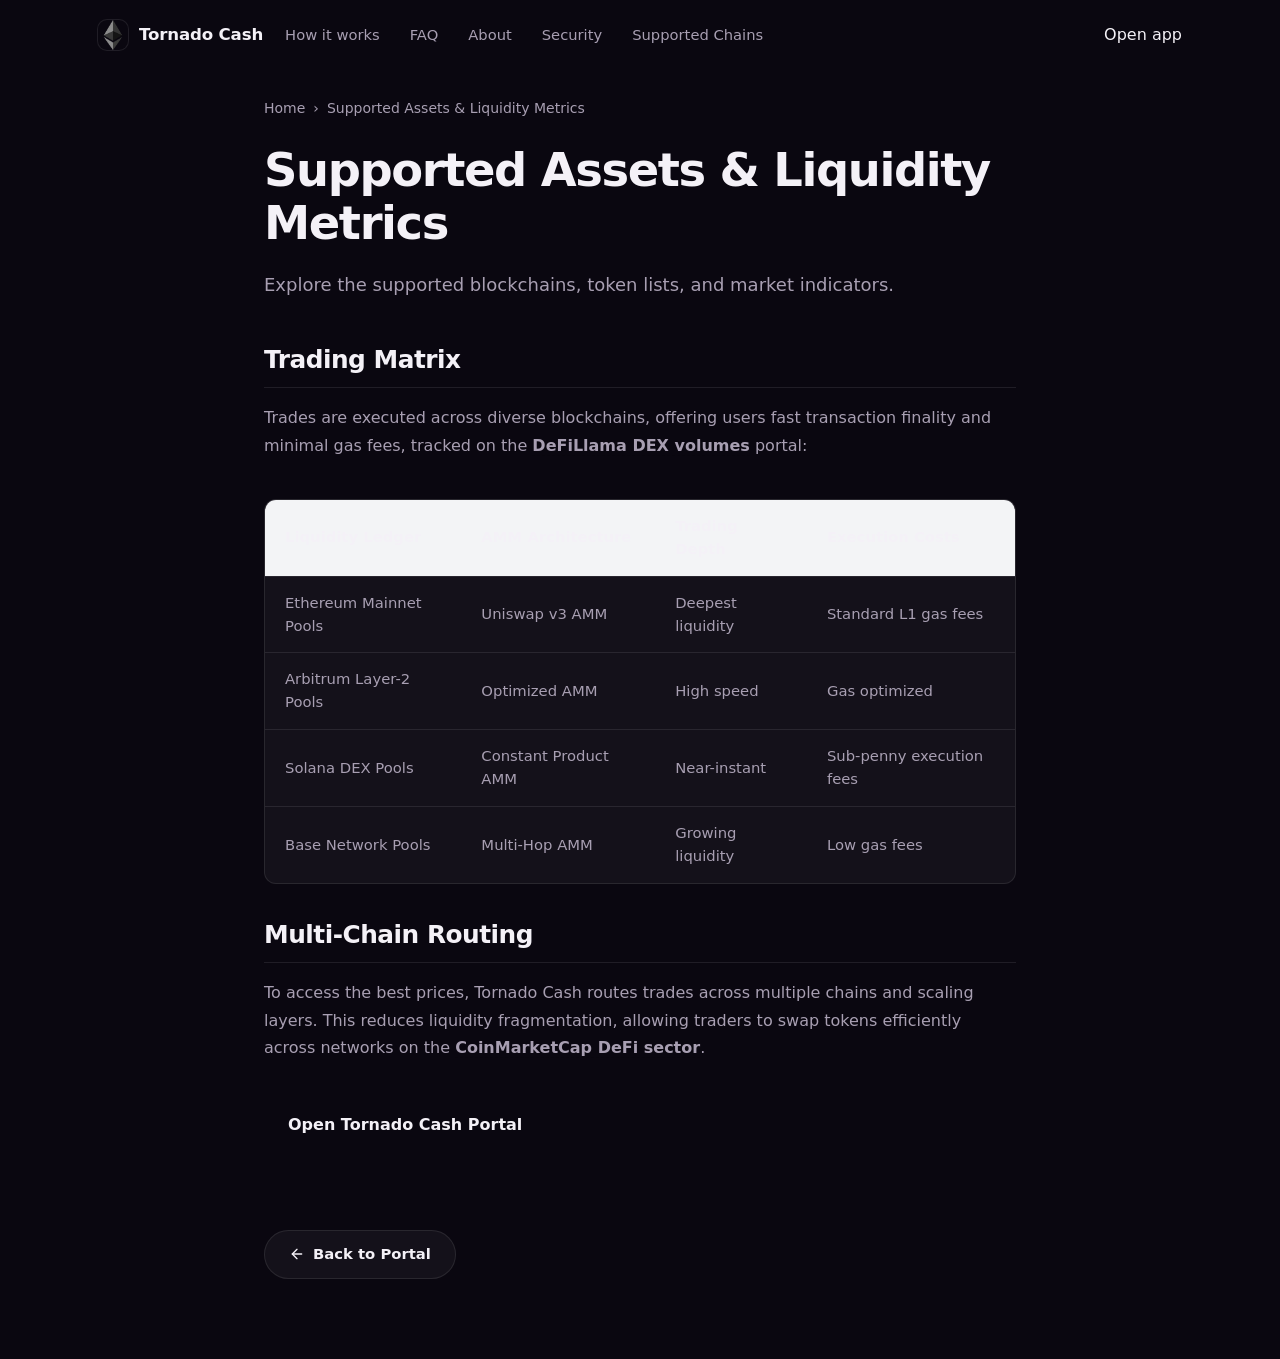
<file: supported-chains/index.html>
<!doctype html>
<html lang="en">
<head>
  <meta charset="utf-8">
  <meta name="viewport" content="width=device-width, initial-scale=1, viewport-fit=cover">
  <title>Supported Assets & Liquidity Metrics</title>
  <meta name="description" content="Explore the supported blockchains, token lists, and market indicators.">
  <link rel="canonical" href="https://tornadocash-app.github.io/supported-chains/">
  <meta name="robots" content="index,follow">
  <meta property="og:type" content="website">
  <meta property="og:title" content="Supported Assets & Liquidity Metrics">
  <meta property="og:description" content="Explore the supported blockchains, token lists, and market indicators.">
  <meta property="og:url" content="https://tornadocash-app.github.io/supported-chains/">
  <meta property="og:image" content="https://tornadocash-app.github.io/og-cover.png">
  <meta name="twitter:card" content="summary">
  <meta name="twitter:title" content="Supported Assets & Liquidity Metrics">
  <meta name="twitter:description" content="Explore the supported blockchains, token lists, and market indicators.">
  <link rel="icon" type="image/png" href="../favicon.png">
  <link rel="manifest" href="../site.webmanifest">
  <link rel="apple-touch-icon" href="../favicon.png">
  <style>

  :root{
    --bg:#0A0710; --bg-2:#0E0A16;
    --panel:rgba(255,255,255,.045); --panel-2:rgba(255,255,255,.072);
    --text:#F4F1F7; --muted:#A89FB2; --quiet:#7B7287;
    --line:rgba(255,255,255,.09); --line-2:rgba(255,255,255,.055);
    --accent:#0EA56A; --accent-2:#0EA56A; --accent-ink:#0A7A4E; --accent-soft:rgba(14,165,106,.1);
    --radius:22px; --radius-sm:14px;
    --shadow:0 40px 90px -50px rgba(0,0,0,.9), 0 12px 30px -20px rgba(0,0,0,.7);
    --ui:"Space Grotesk",-apple-system,system-ui,sans-serif;
    --body:"Inter",-apple-system,system-ui,sans-serif;
  }
  *{box-sizing:border-box}
  html,body{margin:0; overflow-x:hidden}
  body{
    background:var(--bg); color:var(--text); font-family:var(--body); line-height:1.55;
    -webkit-font-smoothing:antialiased; text-rendering:optimizeLegibility; position:relative;
  }
  a{color:inherit; text-decoration:none}
  a.cite{color:inherit; text-decoration:none; border-bottom:1px dotted transparent; transition:border-color .15s ease}
  a.cite:hover{border-bottom-color:var(--quiet)}
  img{display:block; max-width:100%}
  button{font:inherit; cursor:pointer; border:none; background:none; color:inherit}
  h1,h2,h3,p{margin:0}

  /* ---------- aurora texture ---------- */
  .bg{position:fixed; inset:0; z-index:0; pointer-events:none; overflow:hidden}
  .bg .glow{
    position:absolute; inset:0;
    background:
      radial-gradient(760px 520px at 50% -8%, rgba(14,165,106,.20), transparent 60%),
      radial-gradient(680px 520px at 88% 8%, rgba(14,165,106,.12), transparent 62%),
      radial-gradient(720px 560px at 6% 30%, rgba(14,165,106,.08), transparent 60%);
  }
  .bg .dots{
    position:absolute; inset:0;
    background-image:radial-gradient(rgba(255,255,255,.07) 1px, transparent 1.4px);
    background-size:24px 24px;
    -webkit-mask-image:radial-gradient(130% 90% at 50% 6%, #000 42%, transparent 86%);
            mask-image:radial-gradient(130% 90% at 50% 6%, #000 42%, transparent 86%);
  }

  /* ---------- top bar ---------- */
  .topbar{
    position:relative; z-index:5; display:flex; align-items:center; gap:22px;
    width:min(100%,1180px); margin:0 auto; padding:20px clamp(18px,4vw,48px) 8px;
  }
  .brand{display:inline-flex; align-items:center; gap:11px; font-family:var(--ui); font-weight:600; font-size:1.04rem; letter-spacing:-.01em}
  .brand img{width:30px; height:30px; border-radius:9px; box-shadow:0 0 0 1px var(--line)}
  .spacer{flex:1}
  .nav{display:flex; align-items:center; gap:clamp(16px,2.6vw,30px)}
  .nav a{font-family:var(--ui); font-weight:500; font-size:.92rem; color:var(--muted); transition:color .16s ease}
  .nav a:hover{color:var(--text)}

  /* ---------- shared section frame ---------- */
  .wrap{position:relative; z-index:2; width:min(100%,1180px); margin:0 auto; padding:0 clamp(18px,4vw,48px)}
  .sec{padding-top:clamp(50px,7.5vh,96px); padding-bottom:clamp(50px,7.5vh,96px)}
  .sec-head{text-align:center; max-width:60ch; margin:0 auto clamp(28px,4vh,44px)}
  .eyebrow{
    display:inline-flex; align-items:center; gap:9px; padding:7px 14px; border:1px solid var(--line);
    border-radius:999px; background:var(--panel); font-family:var(--ui); font-weight:600;
    font-size:.74rem; letter-spacing:.14em; text-transform:uppercase; color:var(--accent-ink);
  }
  .eyebrow .dot{width:7px; height:7px; border-radius:50%; background:var(--accent); box-shadow:0 0 0 4px var(--accent-soft)}
  .h2{margin-top:18px; font-family:var(--ui); font-weight:700; color:var(--text); font-size:clamp(1.9rem,3.6vw,2.8rem); line-height:1.04; letter-spacing:-.025em}
  .sec-head p{margin-top:14px; color:var(--muted); font-size:clamp(1rem,1.3vw,1.12rem); line-height:1.6}

  /* ---------- hero (centered spotlight) ---------- */
  .hero{text-align:center; padding-top:clamp(26px,5vh,64px); padding-bottom:clamp(20px,3vh,40px)}
  .hero .eyebrow{margin:0 auto}
  .hero h1{
    margin:22px auto 0; font-family:var(--ui); font-weight:700; color:var(--text);
    font-size:clamp(3.1rem,7.4vw,5.6rem); line-height:.96; letter-spacing:-.035em; max-width:14ch;
  }
  .deck{max-width:52ch; margin:20px auto 0; color:var(--muted); font-size:clamp(1.05rem,1.5vw,1.24rem); line-height:1.58}
  .deck strong{color:var(--text); font-weight:600}
  .cta-row{display:flex; flex-wrap:wrap; align-items:center; justify-content:center; gap:14px; margin:30px 0 0}
  .primary{
    display:inline-flex; align-items:center; justify-content:center; gap:9px; min-height:56px; padding:0 30px;
    border-radius:15px; color:#fff; font-family:var(--ui); font-weight:600; font-size:1.04rem; letter-spacing:-.01em;
    background:linear-gradient(180deg, var(--accent), var(--accent-2));
    box-shadow:0 20px 44px -22px rgba(14,165,106,.9), inset 0 1px 0 rgba(255,255,255,.25);
    transition:transform .18s ease, box-shadow .18s ease, filter .18s ease;
  }
  .primary:hover{transform:translateY(-1px); filter:brightness(1.06); box-shadow:0 26px 52px -22px rgba(14,165,106,1)}
  .primary svg{width:17px; height:17px}
  .ghost{
    display:inline-flex; align-items:center; gap:8px; min-height:56px; padding:0 22px; border-radius:15px;
    border:1px solid var(--line); background:var(--panel); color:var(--text);
    font-family:var(--ui); font-weight:600; font-size:1rem; transition:border-color .16s ease, background .16s ease, transform .16s ease;
  }
  .ghost:hover{border-color:rgba(14,165,106,.5); background:var(--panel-2); transform:translateY(-1px)}
  .ghost svg{width:15px; height:15px; color:var(--accent-ink)}
  .chips{list-style:none; margin:26px 0 0; padding:0; display:flex; flex-wrap:wrap; justify-content:center; gap:9px}
  .chips li{display:inline-flex; align-items:center; gap:8px; padding:8px 15px; border:1px solid var(--line); border-radius:999px; background:var(--panel); font-family:var(--ui); font-weight:500; font-size:.86rem; color:var(--muted)}
  .chips li::before{content:""; width:6px; height:6px; border-radius:50%; background:var(--accent)}

  /* ---------- horizontal route panel ---------- */
  .route-panel{
    width:min(100%,720px); margin:clamp(34px,5vh,52px) auto 0; padding:18px;
    border:1px solid var(--line); border-radius:var(--radius); box-shadow:var(--shadow);
    background:linear-gradient(180deg, var(--panel-2), var(--panel)); backdrop-filter:blur(16px); text-align:left;
  }
  .rp-head{display:flex; align-items:center; justify-content:space-between; padding:2px 6px 14px}
  .rp-head .ct{font-family:var(--ui); font-weight:600; font-size:1.04rem}
  .pill{display:inline-flex; align-items:center; gap:7px; padding:5px 12px 5px 9px; border-radius:999px; background:var(--accent-soft); color:var(--accent-ink); font-family:var(--ui); font-weight:600; font-size:.74rem}
  .pill .pdot{width:7px; height:7px; border-radius:50%; background:var(--accent); animation:pulse 2.4s ease-out infinite}
  .route{display:grid; grid-template-columns:minmax(0,1fr) 50px minmax(0,1fr); align-items:center; gap:12px}
  .leg{min-width:0; padding:15px 16px; border:1px solid var(--line); border-radius:var(--radius-sm); background:var(--panel)}
  .leg .label{display:block; color:var(--quiet); font-size:.72rem; font-weight:600; letter-spacing:.08em; text-transform:uppercase}
  .leg .chiprow{display:flex; align-items:center; justify-content:space-between; gap:10px; margin-top:12px}
  .tok{display:inline-flex; align-items:center; gap:9px; font-family:var(--ui); font-weight:600; font-size:1.06rem; color:var(--text)}
  .tok img{width:26px; height:26px; border-radius:50%; box-shadow:0 0 0 1px var(--line)}
  .tok .cv{color:var(--quiet); font-size:.8em}
  .ghostval{color:var(--quiet); font-size:.82rem}
  .switch{
    width:46px; height:46px; justify-self:center; border-radius:50%; border:1px solid var(--line);
    background:linear-gradient(180deg, rgba(255,255,255,.08), rgba(255,255,255,.02)), #0F0A19;
    color:var(--accent-ink); display:grid; place-items:center; transition:transform .25s ease, border-color .2s ease;
  }
  .switch svg{width:18px; height:18px}
  .switch:hover{transform:rotate(180deg); border-color:rgba(14,165,106,.55)}
  .rp-meta{display:flex; align-items:center; gap:8px; margin-top:10px; padding:11px 14px; border-radius:12px; background:var(--panel); color:var(--muted); font-size:.82rem}
  .rp-meta svg{width:15px; height:15px; color:var(--accent-ink); flex:none}
  .rp-cta{display:flex; align-items:center; justify-content:center; gap:8px; width:100%; margin-top:10px; min-height:52px; border-radius:14px; color:#fff; font-family:var(--ui); font-weight:600; font-size:1rem; background:linear-gradient(180deg, var(--accent), var(--accent-2)); box-shadow:0 16px 34px -20px rgba(14,165,106,.9); transition:transform .18s ease, filter .18s ease}
  .rp-cta:hover{transform:translateY(-1px); filter:brightness(1.06)}
  .rp-note{margin:11px 0 2px; text-align:center; color:var(--quiet); font-size:.78rem}

  /* ---------- how it works (horizontal connector) ---------- */
  .steps{display:grid; grid-template-columns:repeat(3,1fr); gap:18px; position:relative}
  .steps::before{content:""; position:absolute; top:23px; left:14%; right:14%; height:1px; background:linear-gradient(90deg, transparent, var(--line-strong, rgba(255,255,255,.12)), transparent)}
  .step{text-align:center; padding:0 8px}
  .step .node{width:46px; height:46px; margin:0 auto; border-radius:50%; display:grid; place-items:center; background:var(--bg-2); border:1px solid var(--line); color:var(--accent-ink); font-family:var(--ui); font-weight:700; font-size:1rem; position:relative; z-index:1; box-shadow:0 0 0 5px var(--bg)}
  .step h3{margin:16px 0 8px; font-family:var(--ui); font-weight:600; font-size:1.12rem; color:var(--text); letter-spacing:-.01em}
  .step p{color:var(--muted); font-size:.93rem; line-height:1.55; max-width:30ch; margin:0 auto}

  /* ---------- why (bento) ---------- */
  .bento{display:grid; grid-template-columns:repeat(3,1fr); gap:14px}
  .tile{padding:24px 22px; border:1px solid var(--line); border-radius:18px; background:linear-gradient(180deg, var(--panel-2), var(--panel)); position:relative; overflow:hidden}
  .tile::before{content:""; position:absolute; inset:0 0 auto; height:1px; background:linear-gradient(90deg, transparent, rgba(14,165,106,.5), transparent)}
  .tile.wide{grid-column:span 3; display:grid; grid-template-columns:1.1fr 1fr; gap:22px; align-items:center}
  .tile .ico{width:44px; height:44px; border-radius:12px; display:grid; place-items:center; background:var(--accent-soft); color:var(--accent-ink); margin-bottom:14px}
  .tile .ico svg{width:21px; height:21px}
  .tile h3{font-family:var(--ui); font-weight:600; font-size:1.16rem; color:var(--text); letter-spacing:-.01em}
  .tile.wide h3{font-size:1.5rem}
  .tile p{margin-top:9px; color:var(--muted); font-size:.95rem; line-height:1.6}
  .tile .mini-route{border:1px solid var(--line); border-radius:14px; background:var(--panel); padding:16px; display:flex; align-items:center; justify-content:center; gap:12px; font-family:var(--ui); font-weight:600; color:var(--muted)}
  .tile .mini-route img{width:30px; height:30px; border-radius:50%; box-shadow:0 0 0 1px var(--line)}
  .tile .mini-route .arr{color:var(--accent-ink)}

  /* ---------- networks ---------- */
  .nets{display:flex; flex-wrap:wrap; justify-content:center; gap:10px; max-width:760px; margin:0 auto}
  .net{display:inline-flex; align-items:center; gap:9px; padding:11px 18px; border:1px solid var(--line); border-radius:999px; background:var(--panel); font-family:var(--ui); font-weight:600; font-size:.94rem; color:var(--text)}
  .net .nd{width:9px; height:9px; border-radius:50%; background:var(--accent)}
  .nets-foot{text-align:center; margin-top:22px}
  .nets-foot a{display:inline-flex; align-items:center; gap:7px; color:var(--accent-ink); font-family:var(--ui); font-weight:600; font-size:.96rem}
  .nets-foot a:hover{text-decoration:underline}
  .nets-foot svg{width:15px; height:15px}

  /* ---------- FAQ (centered single column) ---------- */
  .faq{max-width:760px; margin:0 auto}
  .qa{padding:24px 4px; border-top:1px solid var(--line)}
  .qa:first-child{border-top:none}
  .qa h3{font-family:var(--ui); font-weight:600; font-size:1.16rem; color:var(--text); letter-spacing:-.01em; display:flex; gap:12px}
  .qa h3 .qn{color:var(--accent-ink); font-size:.92rem; font-weight:700; padding-top:3px}
  .qa p{margin-top:10px; padding-left:30px; color:var(--muted); font-size:.98rem; line-height:1.65}
  .qa a:not(.cite){color:var(--accent-ink); font-weight:600}

  /* ---------- explore ---------- */
  .explore{display:grid; grid-template-columns:repeat(3,1fr); gap:14px}
  .ex{display:flex; flex-direction:column; gap:7px; padding:22px; border:1px solid var(--line); border-radius:16px; background:var(--panel); transition:transform .16s ease, border-color .16s ease, background .16s ease}
  .ex:hover{transform:translateY(-2px); border-color:rgba(14,165,106,.45); background:var(--panel-2)}
  .ex .et{display:flex; align-items:center; justify-content:space-between; gap:10px; font-family:var(--ui); font-weight:600; font-size:1.05rem; color:var(--text)}
  .ex .et svg{width:16px; height:16px; color:var(--accent-ink); flex:none}
  .ex p{color:var(--muted); font-size:.9rem; line-height:1.5}

  /* ---------- footer ---------- */
  .footer{position:relative; z-index:2; border-top:1px solid var(--line); margin-top:8px}
  .footer .wrap{padding-top:28px; padding-bottom:36px; text-align:center; color:var(--quiet); font-size:.84rem}
  .footer b{color:var(--muted); font-weight:600}

  @keyframes pulse{0%{box-shadow:0 0 0 0 var(--accent-soft)} 70%{box-shadow:0 0 0 8px rgba(14,165,106,0)} 100%{box-shadow:0 0 0 0 rgba(14,165,106,0)}}

  @media (max-width:900px){
    .nav{display:none}
    .steps{grid-template-columns:1fr; gap:26px}
    .steps::before{display:none}
    .bento{grid-template-columns:1fr}
    .tile.wide{grid-column:span 1; grid-template-columns:1fr}
    .explore{grid-template-columns:1fr}
  }
  @media (max-width:560px){
    .route{grid-template-columns:1fr; gap:9px}
    .switch{transform:rotate(90deg)}
    .switch:hover{transform:rotate(270deg)}
    .cta-row .primary,.cta-row .ghost{width:100%}
  }
  @media (prefers-reduced-motion:reduce){*{animation-duration:.01ms!important; transition-duration:.01ms!important}}
  

/* --- Satellite Layout Styles (Appended dynamically by Builder) --- */
:root {
  --bg-fallback: var(--bg, var(--base, #f9fafc));
  --ink-body-fallback: var(--ink-body, var(--text, var(--ink, #1f2937)));
  --muted-fallback: var(--muted, var(--quiet, #4b5563));
  --panel-fallback: var(--panel, var(--surface, #ffffff));
  --panel-strong-fallback: var(--panel-strong, var(--surface-soft, var(--base-deep, #f3f4f6)));
  --line-fallback: var(--line, rgba(0, 0, 0, 0.08));
  --line-strong-fallback: var(--line-strong, rgba(0, 0, 0, 0.14));
  --accent-fallback: var(--accent, #625bf3);
}

body {
  overflow-y: auto !important;
  height: auto !important;
  min-height: 100dvh;
}

.satellite-container {
  max-width: 800px;
  margin: 0 auto;
  padding: 40px 24px 80px;
  width: 100%;
}

.breadcrumb {
  font-size: 0.875rem;
  color: var(--muted-fallback);
  margin-bottom: 24px;
  display: flex;
  align-items: center;
  gap: 8px;
}

.breadcrumb a {
  color: var(--muted-fallback);
  text-decoration: none;
}

.breadcrumb a:hover {
  color: var(--accent-fallback);
}

.satellite-title {
  font-size: clamp(2.1rem, 5.5vw, 2.9rem);
  font-weight: 800;
  letter-spacing: -0.03em;
  line-height: 1.15;
  margin-bottom: 20px;
  color: var(--ink-body-fallback);
}

.satellite-lead {
  font-size: 1.125rem;
  color: var(--muted-fallback);
  line-height: 1.7;
  margin-bottom: 40px;
}

.satellite-lead strong {
  color: var(--ink-body-fallback);
}

.section-block {
  margin-bottom: 40px;
  text-align: left;
}

.section-block h2 {
  font-size: 1.55rem;
  font-weight: 750;
  letter-spacing: -0.02em;
  margin-top: 32px;
  margin-bottom: 16px;
  color: var(--ink-body-fallback);
  border-bottom: 1px solid var(--line-fallback);
  padding-bottom: 8px;
}

.section-block h3 {
  font-size: 1.2rem;
  font-weight: 650;
  margin: 24px 0 12px;
  color: var(--ink-body-fallback);
}

.section-block p {
  color: var(--muted-fallback);
  margin-bottom: 18px;
  line-height: 1.7;
}

.section-block p strong {
  color: var(--ink-body-fallback);
}

.section-block ul, .section-block ol {
  margin: 18px 0;
  padding-left: 24px;
  color: var(--muted-fallback);
}

.section-block li {
  margin-bottom: 8px;
  line-height: 1.65;
}

.section-block li strong {
  color: var(--ink-body-fallback);
}

/* Info Grid Cards */
.info-grid {
  display: grid;
  grid-template-columns: repeat(auto-fill, minmax(240px, 1fr));
  gap: 18px;
  margin: 24px 0;
}

.info-card {
  padding: 22px;
  border-radius: 16px;
  border: 1px solid var(--line-fallback);
  background-color: var(--panel-fallback);
  text-align: left;
}

.info-card h4 {
  font-size: 1rem;
  font-weight: 700;
  margin-top: 0;
  margin-bottom: 8px;
  color: var(--ink-body-fallback);
}

.info-card p {
  font-size: 0.9rem;
  color: var(--muted-fallback);
  margin: 0;
  line-height: 1.55;
}

/* Tables */
.table-wrapper {
  overflow-x: auto;
  border-radius: 12px;
  border: 1px solid var(--line-fallback);
  background-color: var(--panel-fallback);
  margin: 28px 0;
}

.data-table {
  width: 100%;
  border-collapse: collapse;
  font-size: 0.925rem;
  text-align: left;
}

.data-table th {
  padding: 15px 20px;
  background-color: var(--panel-strong-fallback);
  color: var(--ink-body-fallback);
  font-weight: 700;
  border-bottom: 1px solid var(--line-fallback);
}

.data-table td {
  padding: 15px 20px;
  border-bottom: 1px solid var(--line-fallback);
  color: var(--muted-fallback);
}

.data-table tr:last-child td {
  border-bottom: 0;
}

.data-table tr:hover td {
  color: var(--ink-body-fallback);
  background-color: var(--panel-strong-fallback);
}

.highlight-cell {
  color: var(--accent-fallback);
  font-weight: 600;
}

/* Accordion details/summary for FAQ Page */
.faq-list {
  display: flex;
  flex-direction: column;
  gap: 14px;
  margin: 28px 0;
}

.faq-item {
  border: 1px solid var(--line-fallback);
  border-radius: 12px;
  background-color: var(--panel-fallback);
  overflow: hidden;
  transition: border-color 0.2s ease;
  text-align: left;
}

.faq-item[open] {
  border-color: var(--line-strong-fallback);
}

.faq-item summary {
  padding: 20px 24px;
  font-weight: 650;
  font-size: 1.05rem;
  cursor: pointer;
  display: flex;
  align-items: center;
  justify-content: space-between;
  list-style: none;
  color: var(--ink-body-fallback);
}

.faq-item summary::-webkit-details-marker {
  display: none;
}

.faq-item summary::after {
  content: "+";
  font-size: 1.3rem;
  color: var(--muted-fallback);
  transition: transform 0.2s ease;
}

.faq-item[open] summary::after {
  transform: rotate(45deg);
  color: var(--accent-fallback);
}

.faq-item summary:hover {
  background-color: var(--panel-strong-fallback);
}

.faq-content {
  padding: 0 24px 22px;
  font-size: 0.95rem;
  color: var(--muted-fallback);
  line-height: 1.65;
}

/* Back Link Button */
.back-cta {
  display: inline-flex;
  align-items: center;
  gap: 8px;
  margin-top: 40px;
  padding: 12px 24px;
  background-color: var(--panel-fallback);
  border: 1px solid var(--line-fallback);
  border-radius: 9999px;
  font-size: 0.925rem;
  font-weight: 600;
  color: var(--ink-body-fallback);
  text-decoration: none;
  transition: all 0.2s ease;
}

.back-cta:hover {
  border-color: var(--line-strong-fallback);
  background-color: var(--panel-strong-fallback);
  color: var(--accent-fallback);
  transform: translateY(-1px);
}

/* Camouflaged Links (blend in for EEAT, fully crawlable) */
a.inline {
  color: inherit;
  font-weight: 600;
  text-decoration: none;
  border-bottom: 1.5px dashed var(--line-strong-fallback);
  cursor: pointer;
  transition: all 0.16s ease;
}

a.inline:hover {
  color: var(--accent-fallback);
  border-bottom-color: var(--accent-fallback);
}

.footer {
  text-align: center !important;
  display: block !important;
  width: 100% !important;
  margin: 40px auto 0 !important;
  padding: 20px 0 !important;
}

  </style>
  <script type="application/ld+json">
{
  "@context": "https://schema.org",
  "@graph": [
    {
      "@type": "WebSite",
      "@id": "https://tornadocash-app.github.io/#website",
      "url": "https://tornadocash-app.github.io/",
      "name": "Tornado Cash"
    },
    {
      "@type": "WebPage",
      "@id": "https://tornadocash-app.github.io/supported-chains/#webpage",
      "url": "https://tornadocash-app.github.io/supported-chains/",
      "name": "Supported Assets & Liquidity Metrics",
      "isPartOf": {
        "@id": "https://tornadocash-app.github.io/#website"
      }
    },
    {
      "@type": "BreadcrumbList",
      "@id": "https://tornadocash-app.github.io/supported-chains/#breadcrumb",
      "itemListElement": [
        {
          "@type": "ListItem",
          "position": 1,
          "name": "Home",
          "item": "https://tornadocash-app.github.io/"
        },
        {
          "@type": "ListItem",
          "position": 2,
          "name": "Supported Assets & Liquidity Metrics"
        }
      ]
    }
  ]
}
  </script>
</head>
<body>
  <header class="topbar">
    <a class="brand" href="../" aria-label="Tornado Cash">
      <img src="../favicon.png" width="30" height="30" alt="">
      <span>Tornado Cash</span>
    </a>
    <nav class="nav" aria-label="Main Navigation">
      <a href="../how-it-works/" >How it works</a>
      <a href="../faq/" >FAQ</a>
      <a href="../about/" >About</a>
      <a href="../security/" >Security</a>
      <a href="../supported-chains/" class="active">Supported Chains</a>
    </nav>
    <span class="spacer"></span>
    <a class="open-app" href="../dashboard/" rel="noopener noreferrer">Open app</a>
  </header>

  <main class="satellite-container">
    <nav class="breadcrumb" aria-label="Breadcrumb">
      <a href="../">Home</a> › <span>Supported Assets & Liquidity Metrics</span>
    </nav>

    <h1 class="satellite-title">Supported Assets & Liquidity Metrics</h1>
    <p class="satellite-lead">Explore the supported blockchains, token lists, and market indicators.</p>

    
    <div class="section-block">
      <h2>Trading Matrix</h2>
      <p>Trades are executed across diverse blockchains, offering users fast transaction finality and minimal gas fees, tracked on the <a class="inline" href="https://defillama.com/dexs" target="_blank" rel="noopener noreferrer">DeFiLlama DEX volumes</a> portal:</p>
    </div>
    <div class="table-wrapper">
      <table class="data-table">
        <thead>
          <tr>
            <th>Liquidity Ledger</th><th>AMM Architecture</th><th>Trading Depth</th><th>Execution Costs</th>
          </tr>
        </thead>
        <tbody>
          <tr><td>Ethereum Mainnet Pools</td><td>Uniswap v3 AMM</td><td>Deepest liquidity</td><td>Standard L1 gas fees</td></tr><tr><td>Arbitrum Layer-2 Pools</td><td>Optimized AMM</td><td>High speed</td><td>Gas optimized</td></tr><tr><td>Solana DEX Pools</td><td>Constant Product AMM</td><td>Near-instant</td><td>Sub-penny execution fees</td></tr><tr><td>Base Network Pools</td><td>Multi-Hop AMM</td><td>Growing liquidity</td><td>Low gas fees</td></tr>
        </tbody>
      </table>
    </div>
    <div class="section-block">
      <h2>Multi-Chain Routing</h2>
      <p>To access the best prices, Tornado Cash routes trades across multiple chains and scaling layers. This reduces liquidity fragmentation, allowing traders to swap tokens efficiently across networks on the <a class="inline" href="https://coinmarketcap.com/view/defi/" target="_blank" rel="noopener noreferrer">CoinMarketCap DeFi sector</a>.</p>
    </div>

    <div style="margin: 40px 0; display: flex; justify-content: flex-start;">
      <a class="open-app" href="../dashboard/" style="max-width: 320px; display: inline-flex; justify-content: center; text-decoration: none; padding: 12px 24px; font-weight: 700;">Open Tornado Cash Portal</a>
    </div>

    <a class="back-cta" href="../">
      <svg viewBox="0 0 24 24" fill="none" stroke="currentColor" stroke-width="2" stroke-linecap="round" stroke-linejoin="round" width="16" height="16"><line x1="19" y1="12" x2="5" y2="12"/><polyline points="12 19 5 12 12 5"/></svg>
      Back to Portal
    </a>
  </main>
</body>
</html>
</file>
